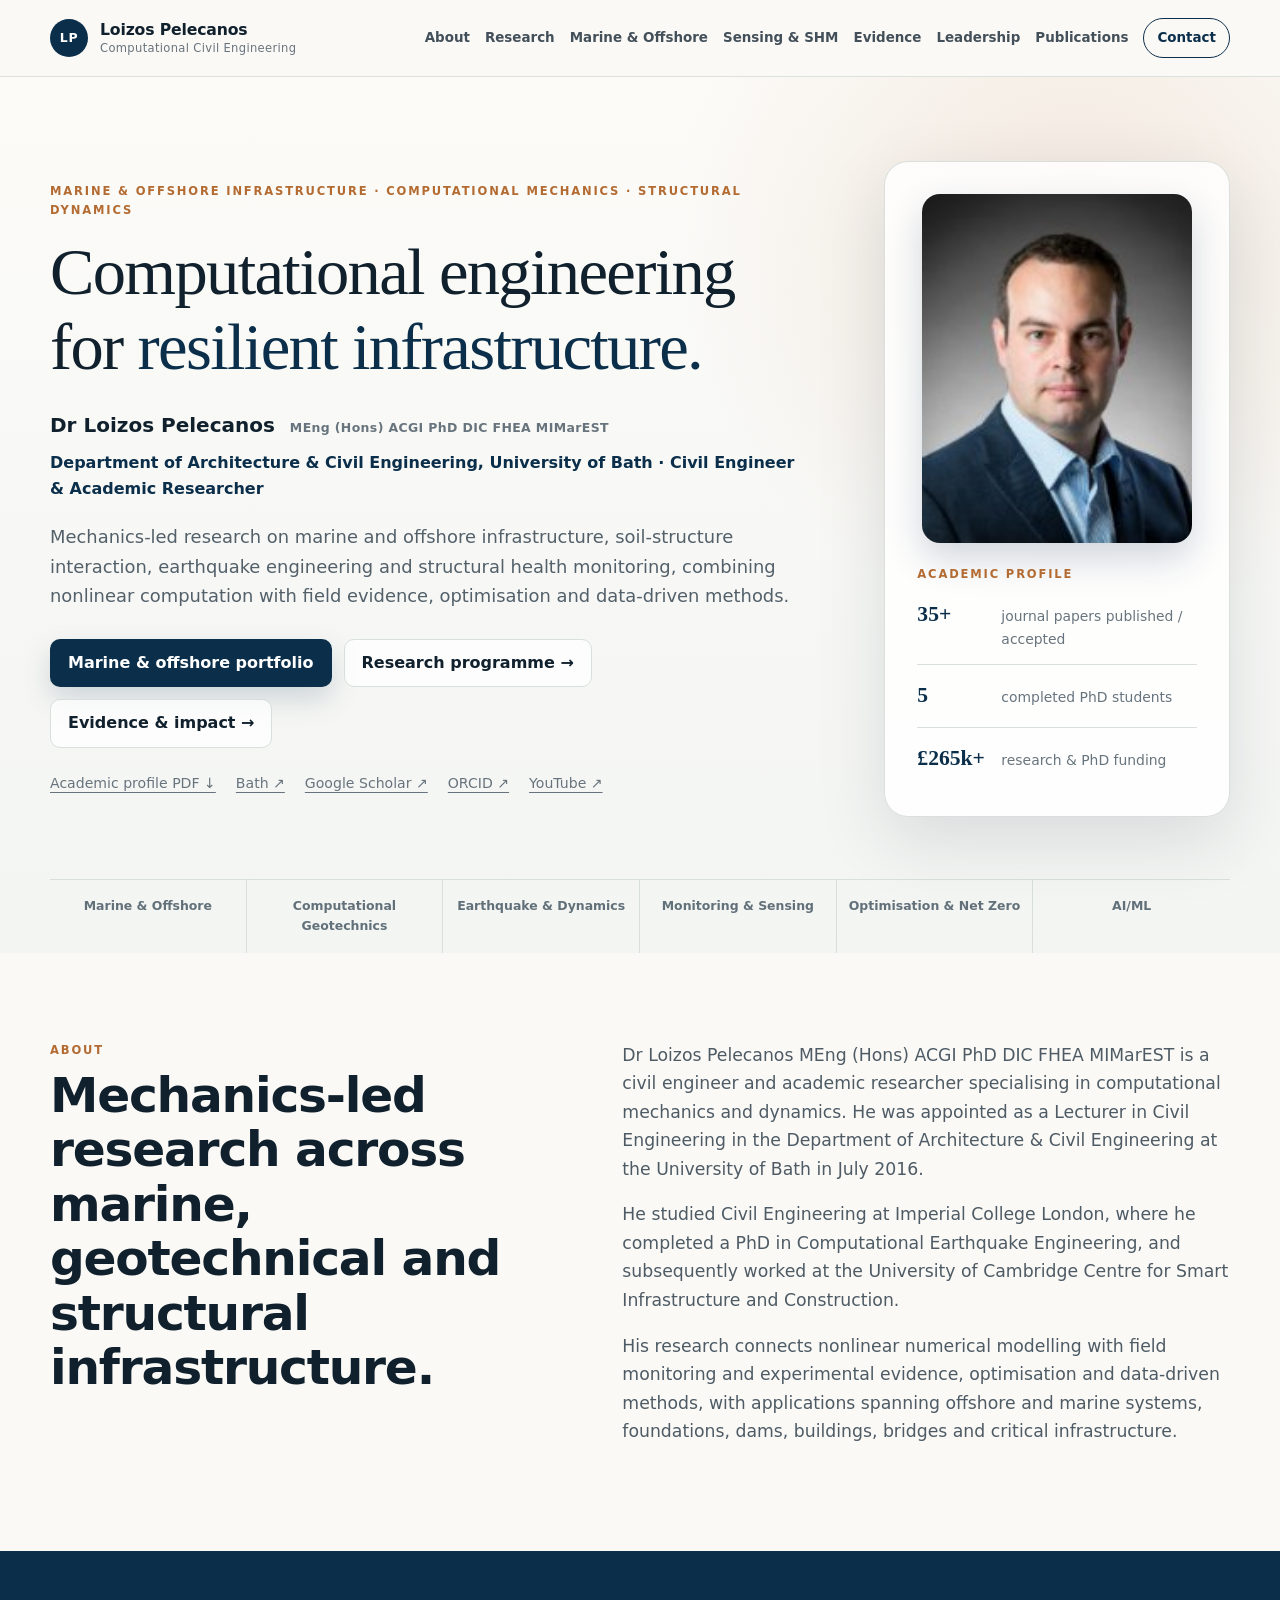
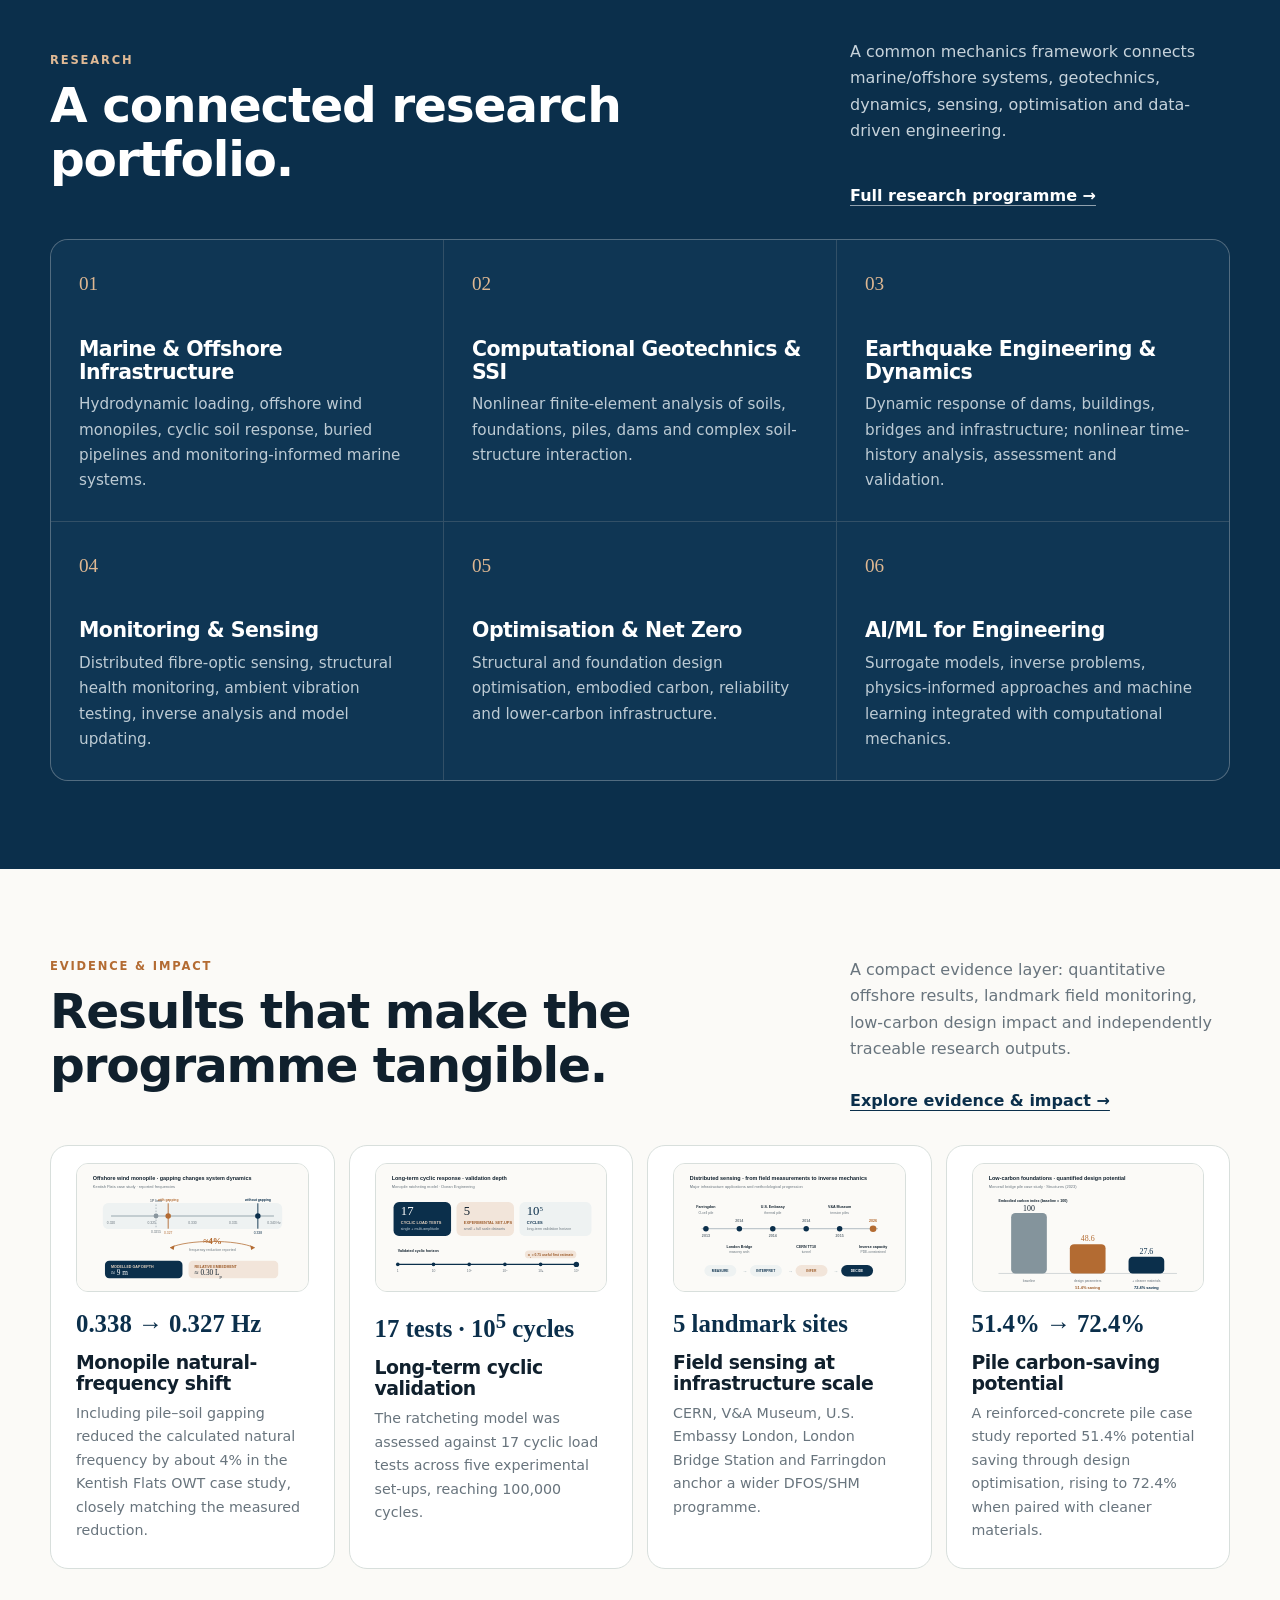
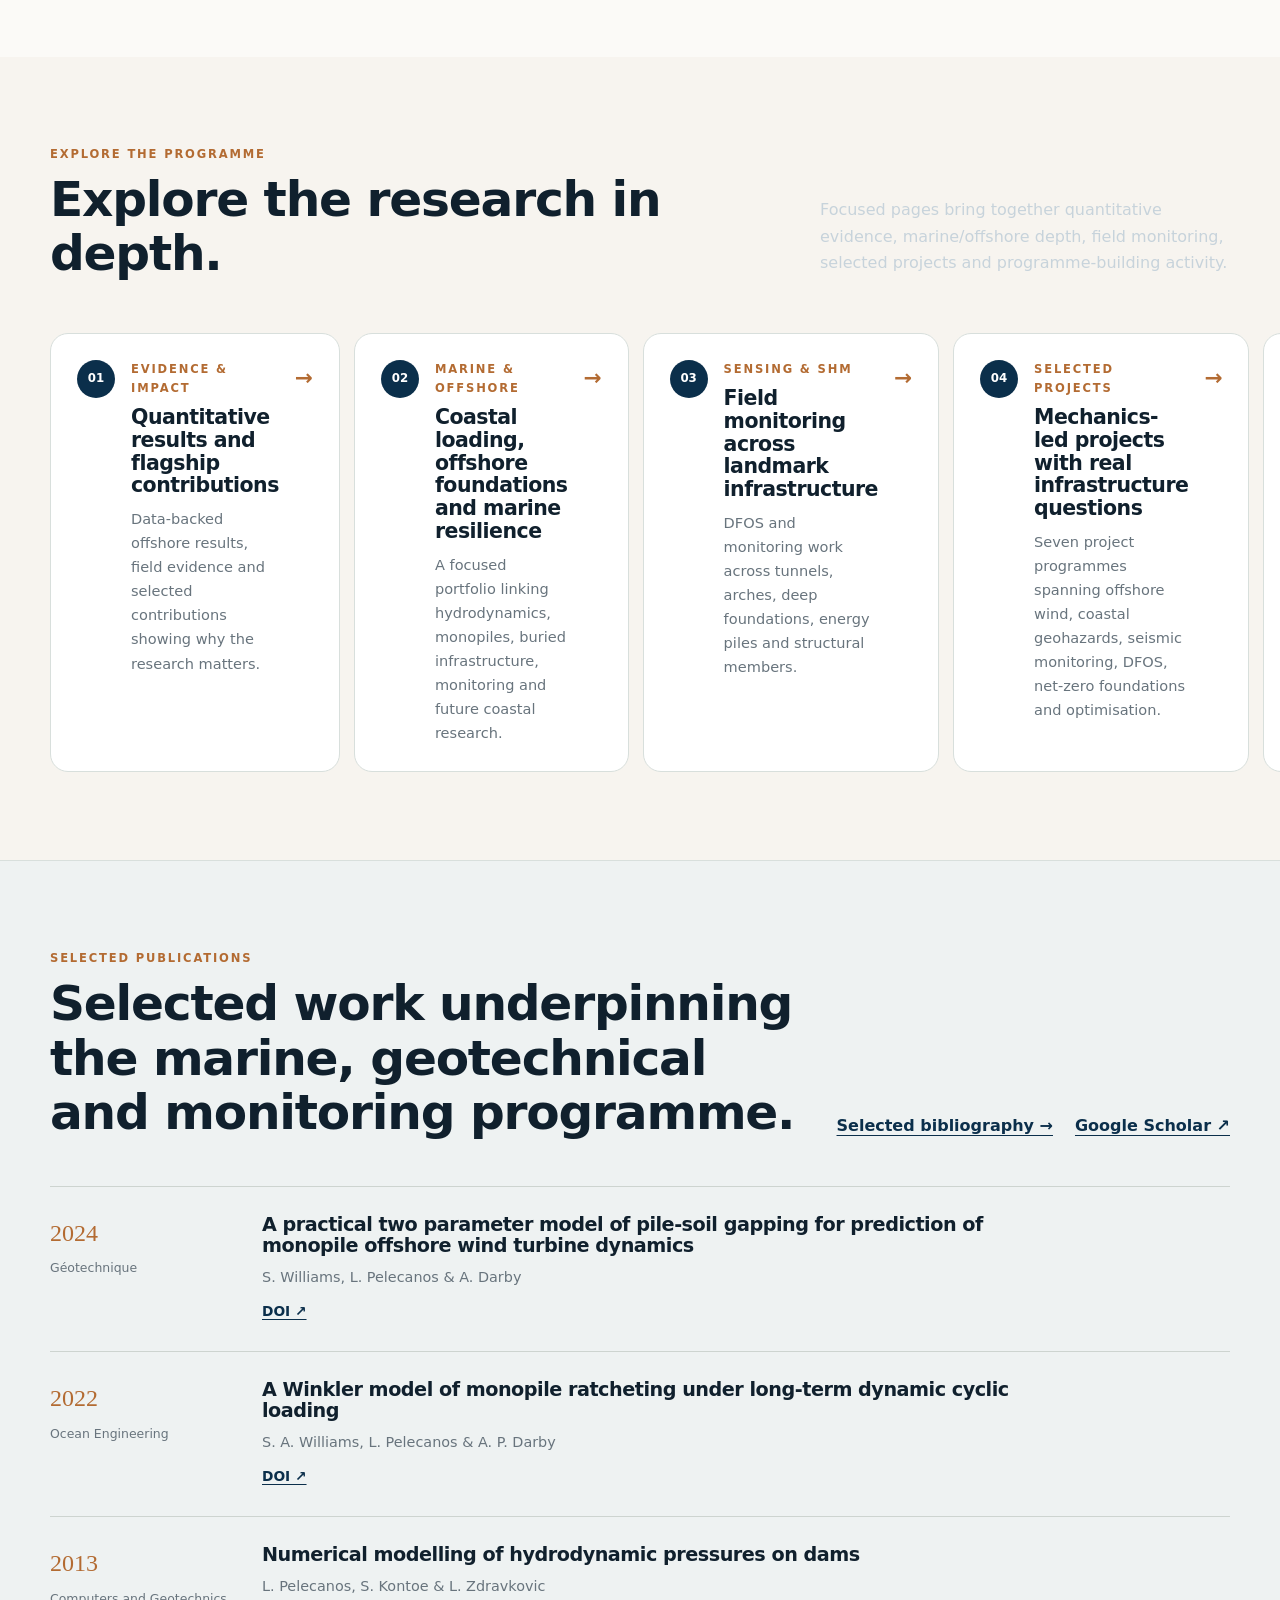
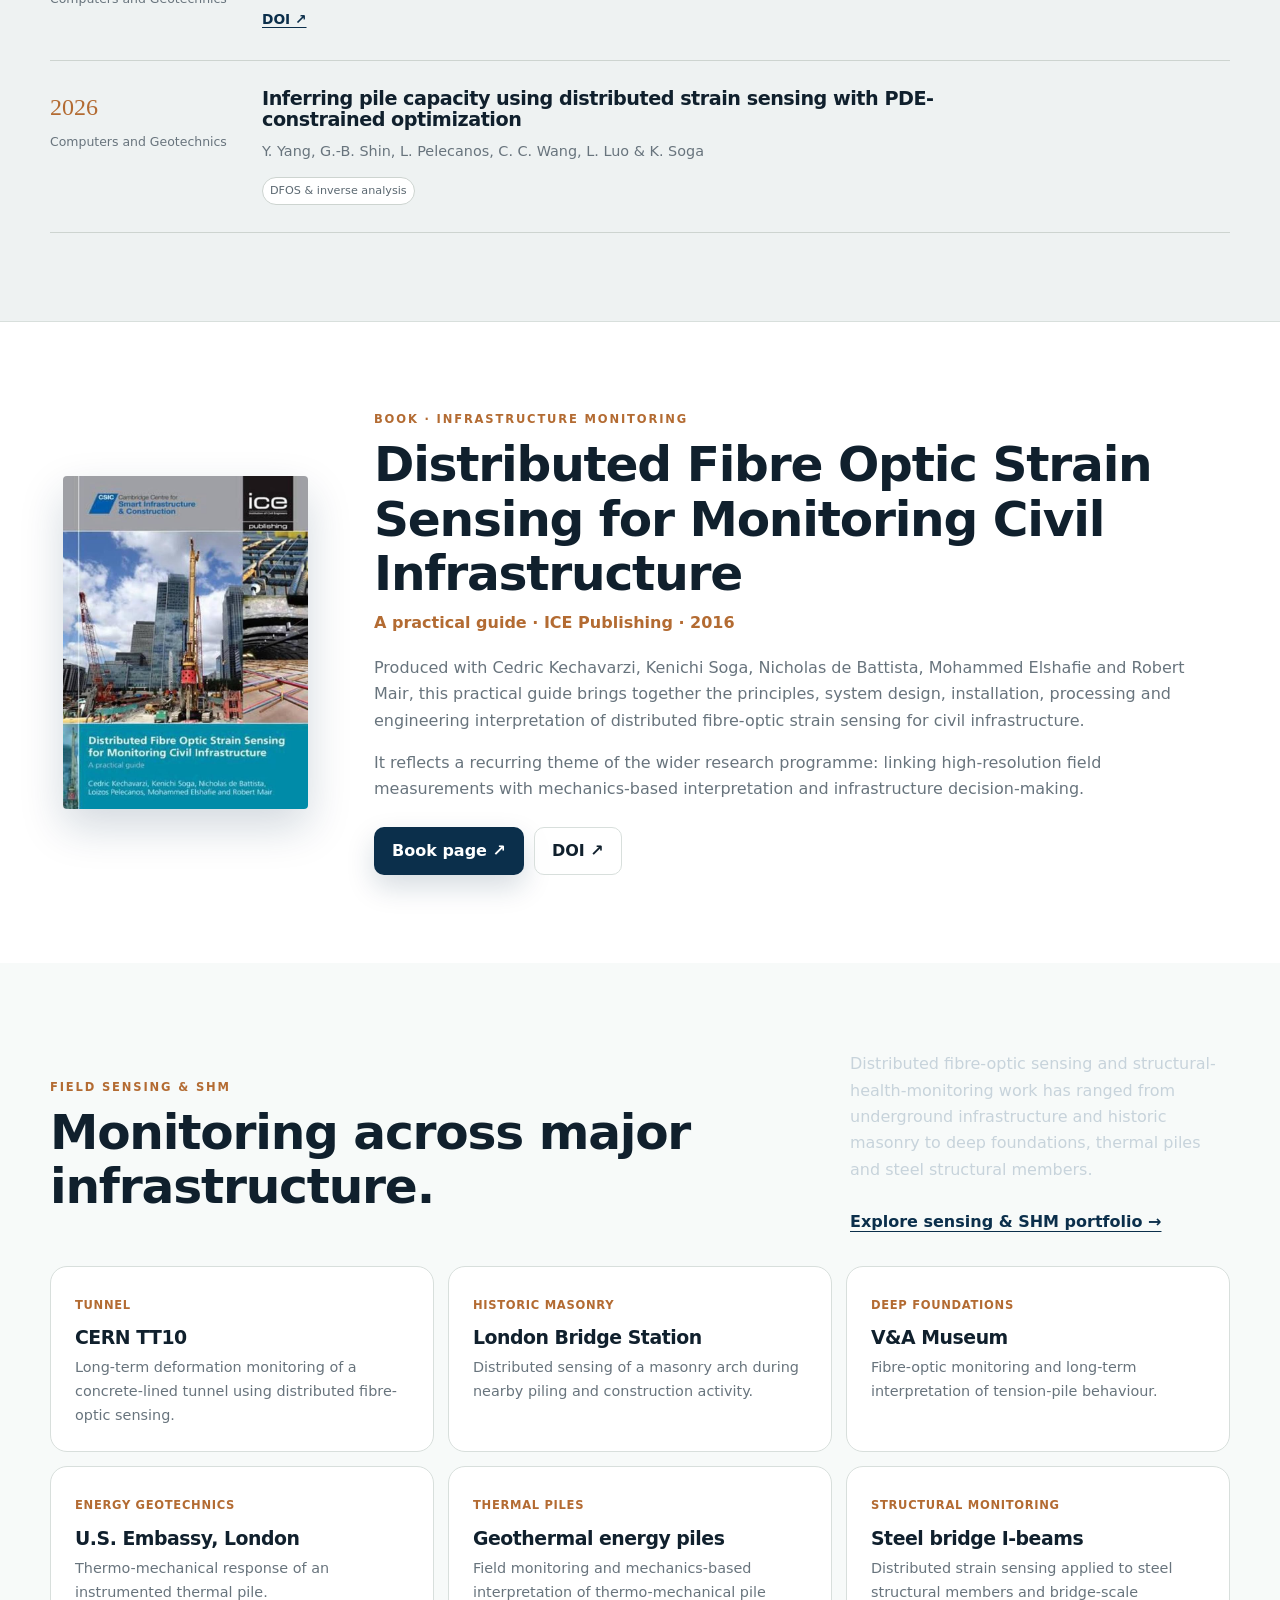
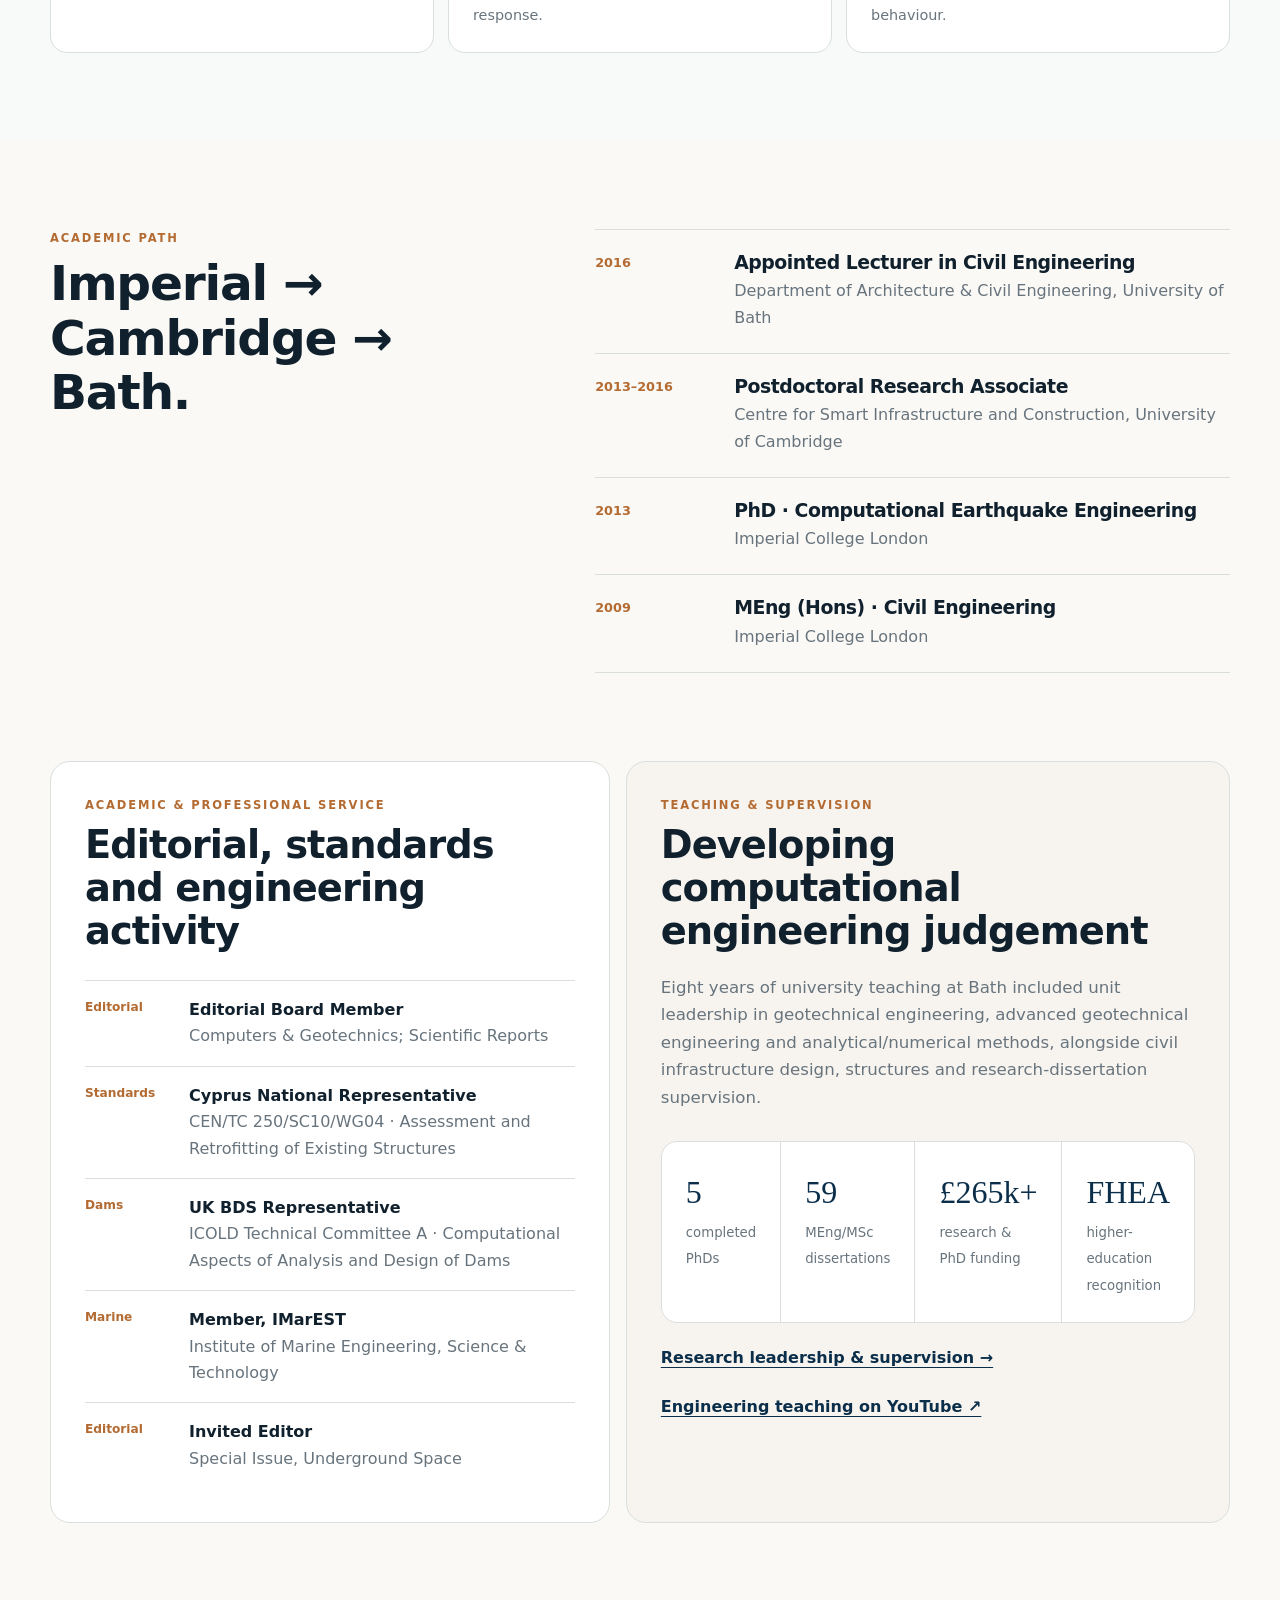
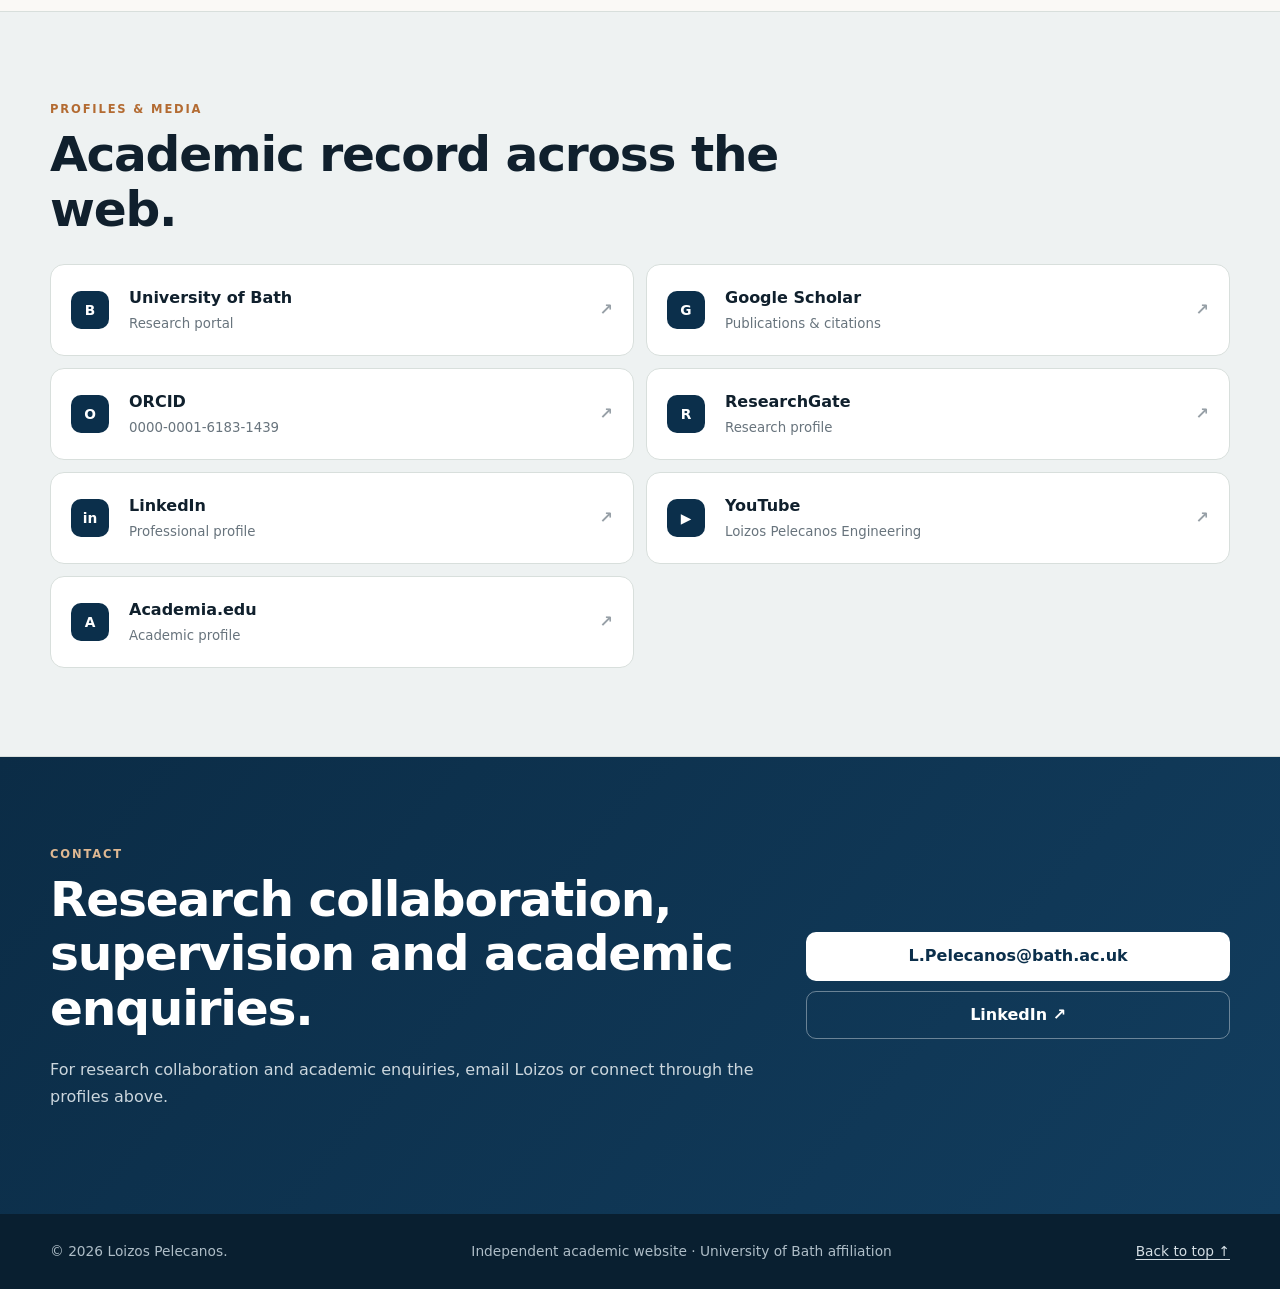
<file: index.html>
<!DOCTYPE html>

<html lang="en">
<head>
<meta charset="utf-8"/><meta content="width=device-width,initial-scale=1" name="viewport"/>
<title>Loizos Pelecanos | Marine &amp; Computational Civil Engineering</title>
<meta content="Academic website of Dr Loizos Pelecanos: marine and offshore infrastructure, computational geotechnics, structural dynamics, earthquake engineering, sensing, optimisation and AI/ML." name="description"/>
<meta content="Loizos Pelecanos, University of Bath, marine infrastructure, offshore engineering, computational geotechnics, soil structure interaction, structural dynamics, earthquake engineering, fibre optic sensing, structural health monitoring, optimisation, AI" name="keywords"/>
<meta content="Loizos Pelecanos" name="author"/><meta content="#0b2f4b" name="theme-color"/>
<meta content="Loizos Pelecanos | Marine &amp; Computational Civil Engineering" property="og:title"/><meta content="Mechanics-led research across marine and offshore infrastructure, geotechnics, structural dynamics, sensing, optimisation and AI/ML." property="og:description"/><meta content="profile" property="og:type"/><meta content="https://lpelecanos.github.io/" property="og:url"/><meta content="https://lpelecanos.github.io/assets/loizos-pelecanos.jpg" property="og:image"/>
<link href="https://lpelecanos.github.io/" rel="canonical"/><link href="assets/styles.css" rel="stylesheet"/>
<script type="application/ld+json">{"@context":"https://schema.org","@type":"Person","name":"Loizos Pelecanos","honorificPrefix":"Dr","url":"https://lpelecanos.github.io/","image":"https://lpelecanos.github.io/assets/loizos-pelecanos.jpg","jobTitle":["Civil Engineer","Academic Researcher"],"affiliation":{"@type":"CollegeOrUniversity","name":"University of Bath","url":"https://www.bath.ac.uk/"},"alumniOf":{"@type":"CollegeOrUniversity","name":"Imperial College London"},"sameAs":["https://researchportal.bath.ac.uk/en/persons/loizos-pelecanos/","https://orcid.org/0000-0001-6183-1439","https://uk.linkedin.com/in/loizos-pelecanos","https://www.researchgate.net/profile/Loizos-Pelecanos","https://scholar.google.com/citations?user=rxJERUEAAAAJ&hl=en","https://www.youtube.com/@LoizosPelecanosEngineering","https://bath.academia.edu/LoizosPelecanos"],"knowsAbout":["Marine infrastructure","Offshore engineering","Computational mechanics","Computational geotechnics","Soil-structure interaction","Structural dynamics","Earthquake engineering","Structural health monitoring","Distributed fibre-optic sensing","Structural design optimisation","Artificial intelligence in engineering"]}</script>
<meta content="Dr Loizos Pelecanos" property="og:image:alt"/><meta content="summary" name="twitter:card"/><meta content="Loizos Pelecanos | Marine &amp; Computational Civil Engineering" name="twitter:title"/><meta content="Mechanics-led research across marine/offshore infrastructure, computational geotechnics, dynamics, sensing and optimisation." name="twitter:description"/><meta content="https://lpelecanos.github.io/assets/loizos-pelecanos.jpg" name="twitter:image"/><link href="assets/favicon.svg" rel="icon" type="image/svg+xml"/></head>
<body>
<a class="skip-link" href="#main">Skip to content</a>
<header class="site-header" id="top"><div class="container nav-wrap"><a class="brand" href="#top"><span class="brand-mark">LP</span><span class="brand-copy"><strong>Loizos Pelecanos</strong><small>Computational Civil Engineering</small></span></a><button aria-controls="site-nav" aria-expanded="false" class="nav-toggle" type="button">Menu</button><nav class="nav" id="site-nav"><a href="#about">About</a><a href="research.html">Research</a><a href="marine-offshore.html">Marine &amp; Offshore</a><a href="sensing-shm.html">Sensing &amp; SHM</a><a href="highlights.html">Evidence</a><a href="leadership.html">Leadership</a><a href="publications.html">Publications</a><a class="nav-contact" href="#contact">Contact</a></nav></div></header>
<main id="main">
<section class="hero"><div class="container hero-grid"><div class="hero-main"><p class="eyebrow">Marine &amp; offshore infrastructure · Computational mechanics · Structural dynamics</p><h1>Computational engineering for <em>resilient infrastructure.</em></h1><p class="hero-name">Dr Loizos Pelecanos <span>MEng (Hons) ACGI PhD DIC FHEA MIMarEST</span></p><p class="hero-role">Department of Architecture &amp; Civil Engineering, University of Bath · Civil Engineer &amp; Academic Researcher</p><p class="hero-copy">Mechanics-led research on marine and offshore infrastructure, soil-structure interaction, earthquake engineering and structural health monitoring, combining nonlinear computation with field evidence, optimisation and data-driven methods.</p><div class="hero-actions"><a class="button primary" href="marine-offshore.html">Marine &amp; offshore portfolio</a><a class="button secondary" href="research.html">Research programme →</a><a class="button secondary" href="highlights.html">Evidence &amp; impact →</a></div><div class="quick-links"><a href="assets/loizos-pelecanos-academic-profile.pdf">Academic profile PDF ↓</a><a href="https://researchportal.bath.ac.uk/en/persons/loizos-pelecanos/" rel="noopener" target="_blank">Bath ↗</a><a href="https://scholar.google.com/citations?user=rxJERUEAAAAJ&amp;hl=en" rel="noopener" target="_blank">Google Scholar ↗</a><a href="https://orcid.org/0000-0001-6183-1439" rel="noopener" target="_blank">ORCID ↗</a><a href="https://www.youtube.com/@LoizosPelecanosEngineering" rel="noopener" target="_blank">YouTube ↗</a></div></div><aside class="hero-panel"><div class="portrait-shell"><img alt="Portrait of Dr Loizos Pelecanos" class="portrait-photo" height="211" src="assets/loizos-pelecanos.jpg" width="160"/></div><div class="profile-summary"><p class="small-label">Academic profile</p><div class="stat"><strong>35+</strong><span>journal papers published / accepted</span></div><div class="stat"><strong>5</strong><span>completed PhD students</span></div><div class="stat"><strong>£265k+</strong><span>research &amp; PhD funding</span></div></div></aside></div><div class="container hero-ribbon"><span>Marine &amp; Offshore</span><span>Computational Geotechnics</span><span>Earthquake &amp; Dynamics</span><span>Monitoring &amp; Sensing</span><span>Optimisation &amp; Net Zero</span><span>AI/ML</span></div></section>
<section class="section" id="about"><div class="container split-intro"><div><p class="section-kicker">About</p><h2>Mechanics-led research across marine, geotechnical and structural infrastructure.</h2></div><div class="prose large-prose"><p>Dr Loizos Pelecanos MEng (Hons) ACGI PhD DIC FHEA MIMarEST is a civil engineer and academic researcher specialising in computational mechanics and dynamics. He was appointed as a Lecturer in Civil Engineering in the Department of Architecture &amp; Civil Engineering at the University of Bath in July 2016.</p><p>He studied Civil Engineering at Imperial College London, where he completed a PhD in Computational Earthquake Engineering, and subsequently worked at the University of Cambridge Centre for Smart Infrastructure and Construction.</p><p>His research connects nonlinear numerical modelling with field monitoring and experimental evidence, optimisation and data-driven methods, with applications spanning offshore and marine systems, foundations, dams, buildings, bridges and critical infrastructure.</p></div></div></section>
<section class="section dark-section" id="research"><div class="container"><div class="section-heading-row light"><div><p class="section-kicker">Research</p><h2>A connected research portfolio.</h2></div><div><p class="section-lead">A common mechanics framework connects marine/offshore systems, geotechnics, dynamics, sensing, optimisation and data-driven engineering.</p><a class="text-link light-link" href="research.html">Full research programme →</a></div></div><div class="research-grid"><article class="research-card"><span>01</span><h3>Marine &amp; Offshore Infrastructure</h3><p>Hydrodynamic loading, offshore wind monopiles, cyclic soil response, buried pipelines and monitoring-informed marine systems.</p></article><article class="research-card"><span>02</span><h3>Computational Geotechnics &amp; SSI</h3><p>Nonlinear finite-element analysis of soils, foundations, piles, dams and complex soil-structure interaction.</p></article><article class="research-card"><span>03</span><h3>Earthquake Engineering &amp; Dynamics</h3><p>Dynamic response of dams, buildings, bridges and infrastructure; nonlinear time-history analysis, assessment and validation.</p></article><article class="research-card"><span>04</span><h3>Monitoring &amp; Sensing</h3><p>Distributed fibre-optic sensing, structural health monitoring, ambient vibration testing, inverse analysis and model updating.</p></article><article class="research-card"><span>05</span><h3>Optimisation &amp; Net Zero</h3><p>Structural and foundation design optimisation, embodied carbon, reliability and lower-carbon infrastructure.</p></article><article class="research-card"><span>06</span><h3>AI/ML for Engineering</h3><p>Surrogate models, inverse problems, physics-informed approaches and machine learning integrated with computational mechanics.</p></article></div></div></section>
<section class="section highlights-preview-section"><div class="container"><div class="section-heading-row"><div><p class="section-kicker">Evidence &amp; impact</p><h2>Results that make the programme tangible.</h2></div><div><p class="section-lead" style="color:var(--muted)">A compact evidence layer: quantitative offshore results, landmark field monitoring, low-carbon design impact and independently traceable research outputs.</p><a class="text-link" href="highlights.html">Explore evidence &amp; impact →</a></div></div><div class="home-evidence-grid">
<article><img alt="Natural-frequency shift due to monopile gapping" class="home-evidence-thumb" loading="lazy" src="assets/evidence/gapping-frequency.svg"/><span class="home-evidence-number">0.338 → 0.327 Hz</span><h3>Monopile natural-frequency shift</h3><p>Including pile–soil gapping reduced the calculated natural frequency by about 4% in the Kentish Flats OWT case study, closely matching the measured reduction.</p></article>
<article><img alt="Long-term ratcheting validation" class="home-evidence-thumb" loading="lazy" src="assets/evidence/ratcheting-validation.svg"/><span class="home-evidence-number">17 tests · 10<sup>5</sup> cycles</span><h3>Long-term cyclic validation</h3><p>The ratcheting model was assessed against 17 cyclic load tests across five experimental set-ups, reaching 100,000 cycles.</p></article>
<article><img alt="Distributed fibre-optic sensing field trajectory" class="home-evidence-thumb" loading="lazy" src="assets/evidence/sensing-trajectory.svg"/><span class="home-evidence-number">5 landmark sites</span><h3>Field sensing at infrastructure scale</h3><p>CERN, V&amp;A Museum, U.S. Embassy London, London Bridge Station and Farringdon anchor a wider DFOS/SHM programme.</p></article>
<article><img alt="Embodied carbon saving potential in pile design" class="home-evidence-thumb" loading="lazy" src="assets/evidence/carbon-savings.svg"/><span class="home-evidence-number">51.4% → 72.4%</span><h3>Pile carbon-saving potential</h3><p>A reinforced-concrete pile case study reported 51.4% potential saving through design optimisation, rising to 72.4% when paired with cleaner materials.</p></article>
</div></div></section>
<section class="section pathway-section"><div class="container"><div class="section-heading-row"><div><p class="section-kicker">Explore the programme</p><h2>Explore the research in depth.</h2></div><p class="section-lead">Focused pages bring together quantitative evidence, marine/offshore depth, field monitoring, selected projects and programme-building activity.</p></div><div class="pathway-grid pathway-grid-five"><a href="highlights.html"><span>01</span><div><p class="project-label">Evidence &amp; impact</p><h3>Quantitative results and flagship contributions</h3><p>Data-backed offshore results, field evidence and selected contributions showing why the research matters.</p></div><b>→</b></a><a href="marine-offshore.html"><span>02</span><div><p class="project-label">Marine &amp; offshore</p><h3>Coastal loading, offshore foundations and marine resilience</h3><p>A focused portfolio linking hydrodynamics, monopiles, buried infrastructure, monitoring and future coastal research.</p></div><b>→</b></a><a href="sensing-shm.html"><span>03</span><div><p class="project-label">Sensing &amp; SHM</p><h3>Field monitoring across landmark infrastructure</h3><p>DFOS and monitoring work across tunnels, arches, deep foundations, energy piles and structural members.</p></div><b>→</b></a><a href="projects.html"><span>04</span><div><p class="project-label">Selected projects</p><h3>Mechanics-led projects with real infrastructure questions</h3><p>Seven project programmes spanning offshore wind, coastal geohazards, seismic monitoring, DFOS, net-zero foundations and optimisation.</p></div><b>→</b></a><a href="leadership.html"><span>05</span><div><p class="project-label">Research leadership</p><h3>Supervision, funding, standards and engineering translation</h3><p>The programme-building evidence behind the research: people, funding, professional service and impact.</p></div><b>→</b></a></div></div></section>
<section class="section soft-section" id="publications"><div class="container"><div class="section-heading-row"><div><p class="section-kicker">Selected publications</p><h2>Selected work underpinning the marine, geotechnical and monitoring programme.</h2></div><div class="pub-actions"><a class="text-link" href="publications.html">Selected bibliography →</a><a class="text-link" href="https://scholar.google.com/citations?user=rxJERUEAAAAJ&amp;hl=en" rel="noopener" target="_blank">Google Scholar ↗</a></div></div><div class="pub-list"><article class="publication"><div class="pub-meta"><span>2024</span><small>Géotechnique</small></div><div><h3>A practical two parameter model of pile-soil gapping for prediction of monopile offshore wind turbine dynamics</h3><p>S. Williams, L. Pelecanos &amp; A. Darby</p><a href="https://doi.org/10.1680/jgeot.21.00260" rel="noopener" target="_blank">DOI ↗</a></div></article><article class="publication"><div class="pub-meta"><span>2022</span><small>Ocean Engineering</small></div><div><h3>A Winkler model of monopile ratcheting under long-term dynamic cyclic loading</h3><p>S. A. Williams, L. Pelecanos &amp; A. P. Darby</p><a href="https://doi.org/10.1016/j.oceaneng.2022.112625" rel="noopener" target="_blank">DOI ↗</a></div></article><article class="publication"><div class="pub-meta"><span>2013</span><small>Computers and Geotechnics</small></div><div><h3>Numerical modelling of hydrodynamic pressures on dams</h3><p>L. Pelecanos, S. Kontoe &amp; L. Zdravkovic</p><a href="https://doi.org/10.1016/j.compgeo.2013.04.003" rel="noopener" target="_blank">DOI ↗</a></div></article><article class="publication"><div class="pub-meta"><span>2026</span><small>Computers and Geotechnics</small></div><div><h3>Inferring pile capacity using distributed strain sensing with PDE-constrained optimization</h3><p>Y. Yang, G.-B. Shin, L. Pelecanos, C. C. Wang, L. Luo &amp; K. Soga</p><span class="pub-tag">DFOS &amp; inverse analysis</span></div></article></div></div></section>
<section class="section book-section" id="book"><div class="container book-feature"><div class="book-cover-wrap"><img alt="Cover of Distributed Fibre Optic Strain Sensing for Monitoring Civil Infrastructure: A Practical Guide" class="book-cover" loading="lazy" src="assets/dfos-practical-guide.jpg"/></div><div class="book-copy"><p class="section-kicker">Book · Infrastructure monitoring</p><h2>Distributed Fibre Optic Strain Sensing for Monitoring Civil Infrastructure</h2><p class="book-subtitle">A practical guide · ICE Publishing · 2016</p><p>Produced with Cedric Kechavarzi, Kenichi Soga, Nicholas de Battista, Mohammed Elshafie and Robert Mair, this practical guide brings together the principles, system design, installation, processing and engineering interpretation of distributed fibre-optic strain sensing for civil infrastructure.</p><p>It reflects a recurring theme of the wider research programme: linking high-resolution field measurements with mechanics-based interpretation and infrastructure decision-making.</p><div class="book-actions"><a class="button primary" href="https://www.emerald.com/books/book/18977/Distributed-Fibre-Optic-Strain-Sensing-for" rel="noopener" target="_blank">Book page ↗</a><a class="button secondary" href="https://doi.org/10.1680/dfossmci.60555" rel="noopener" target="_blank">DOI ↗</a></div></div></div></section>
<section class="section sensing-preview-section"><div class="container"><div class="section-heading-row"><div><p class="section-kicker">Field sensing &amp; SHM</p><h2>Monitoring across major infrastructure.</h2></div><div><p class="section-lead">Distributed fibre-optic sensing and structural-health-monitoring work has ranged from underground infrastructure and historic masonry to deep foundations, thermal piles and steel structural members.</p><a class="text-link" href="sensing-shm.html">Explore sensing &amp; SHM portfolio →</a></div></div><div class="case-preview-grid"><article><span>Tunnel</span><h3>CERN TT10</h3><p>Long-term deformation monitoring of a concrete-lined tunnel using distributed fibre-optic sensing.</p></article><article><span>Historic masonry</span><h3>London Bridge Station</h3><p>Distributed sensing of a masonry arch during nearby piling and construction activity.</p></article><article><span>Deep foundations</span><h3>V&amp;A Museum</h3><p>Fibre-optic monitoring and long-term interpretation of tension-pile behaviour.</p></article><article><span>Energy geotechnics</span><h3>U.S. Embassy, London</h3><p>Thermo-mechanical response of an instrumented thermal pile.</p></article><article><span>Thermal piles</span><h3>Geothermal energy piles</h3><p>Field monitoring and mechanics-based interpretation of thermo-mechanical pile response.</p></article><article><span>Structural monitoring</span><h3>Steel bridge I-beams</h3><p>Distributed strain sensing applied to steel structural members and bridge-scale behaviour.</p></article></div></div></section>
<section class="section" id="academic"><div class="container academic-grid"><div><p class="section-kicker">Academic path</p><h2>Imperial → Cambridge → Bath.</h2></div><div class="timeline-vertical"><article><span>2016</span><div><h3>Appointed Lecturer in Civil Engineering</h3><p>Department of Architecture &amp; Civil Engineering, University of Bath</p></div></article><article><span>2013–2016</span><div><h3>Postdoctoral Research Associate</h3><p>Centre for Smart Infrastructure and Construction, University of Cambridge</p></div></article><article><span>2013</span><div><h3>PhD · Computational Earthquake Engineering</h3><p>Imperial College London</p></div></article><article><span>2009</span><div><h3>MEng (Hons) · Civil Engineering</h3><p>Imperial College London</p></div></article></div></div></section>
<section class="section split-service"><div class="container service-grid"><div class="service-panel"><p class="section-kicker">Academic &amp; professional service</p><h2>Editorial, standards and engineering activity</h2><div class="service-list"><div><span>Editorial</span><p><strong>Editorial Board Member</strong><br/>Computers &amp; Geotechnics; Scientific Reports</p></div><div><span>Standards</span><p><strong>Cyprus National Representative</strong><br/>CEN/TC 250/SC10/WG04 · Assessment and Retrofitting of Existing Structures</p></div><div><span>Dams</span><p><strong>UK BDS Representative</strong><br/>ICOLD Technical Committee A · Computational Aspects of Analysis and Design of Dams</p></div><div><span>Marine</span><p><strong>Member, IMarEST</strong><br/>Institute of Marine Engineering, Science &amp; Technology</p></div><div><span>Editorial</span><p><strong>Invited Editor</strong><br/>Special Issue, Underground Space</p></div></div></div><div class="service-panel teaching-panel"><p class="section-kicker">Teaching &amp; supervision</p><h2>Developing computational engineering judgement</h2><p>Eight years of university teaching at Bath included unit leadership in geotechnical engineering, advanced geotechnical engineering and analytical/numerical methods, alongside civil infrastructure design, structures and research-dissertation supervision.</p><div class="impact-strip"><div><strong>5</strong><span>completed PhDs</span></div><div><strong>59</strong><span>MEng/MSc dissertations</span></div><div><strong>£265k+</strong><span>research &amp; PhD funding</span></div><div><strong>FHEA</strong><span>higher-education recognition</span></div></div><a class="text-link" href="leadership.html">Research leadership &amp; supervision →</a><br/><a class="text-link" href="https://www.youtube.com/@LoizosPelecanosEngineering" rel="noopener" target="_blank">Engineering teaching on YouTube ↗</a></div></div></section>
<section class="section soft-section" id="profiles"><div class="container"><p class="section-kicker">Profiles &amp; media</p><h2>Academic record across the web.</h2><div class="link-grid"><a href="https://researchportal.bath.ac.uk/en/persons/loizos-pelecanos/" rel="noopener" target="_blank"><span class="link-icon">B</span><div><strong>University of Bath</strong><small>Research portal</small></div><b>↗</b></a><a href="https://scholar.google.com/citations?user=rxJERUEAAAAJ&amp;hl=en" rel="noopener" target="_blank"><span class="link-icon">G</span><div><strong>Google Scholar</strong><small>Publications &amp; citations</small></div><b>↗</b></a><a href="https://orcid.org/0000-0001-6183-1439" rel="noopener" target="_blank"><span class="link-icon">O</span><div><strong>ORCID</strong><small>0000-0001-6183-1439</small></div><b>↗</b></a><a href="https://www.researchgate.net/profile/Loizos-Pelecanos" rel="noopener" target="_blank"><span class="link-icon">R</span><div><strong>ResearchGate</strong><small>Research profile</small></div><b>↗</b></a><a href="https://uk.linkedin.com/in/loizos-pelecanos" rel="noopener" target="_blank"><span class="link-icon">in</span><div><strong>LinkedIn</strong><small>Professional profile</small></div><b>↗</b></a><a href="https://www.youtube.com/@LoizosPelecanosEngineering" rel="noopener" target="_blank"><span class="link-icon">▶</span><div><strong>YouTube</strong><small>Loizos Pelecanos Engineering</small></div><b>↗</b></a><a href="https://bath.academia.edu/LoizosPelecanos" rel="noopener" target="_blank"><span class="link-icon">A</span><div><strong>Academia.edu</strong><small>Academic profile</small></div><b>↗</b></a></div></div></section>
<section class="section contact" id="contact"><div class="container contact-grid"><div><p class="section-kicker">Contact</p><h2>Research collaboration, supervision and academic enquiries.</h2><p>For research collaboration and academic enquiries, email Loizos or connect through the profiles above.</p></div><div class="contact-actions"><a class="button light-button" href="mailto:L.Pelecanos@bath.ac.uk">L.Pelecanos@bath.ac.uk</a><a class="button outline-light" href="https://uk.linkedin.com/in/loizos-pelecanos" rel="noopener" target="_blank">LinkedIn ↗</a></div></div></section>
</main>
<footer class="site-footer"><div class="container footer-wrap"><p>© <span id="year"></span> Loizos Pelecanos.</p><p>Independent academic website · University of Bath affiliation</p><a href="#top">Back to top ↑</a></div></footer><script src="assets/script.js"></script>
</body></html>
</file>
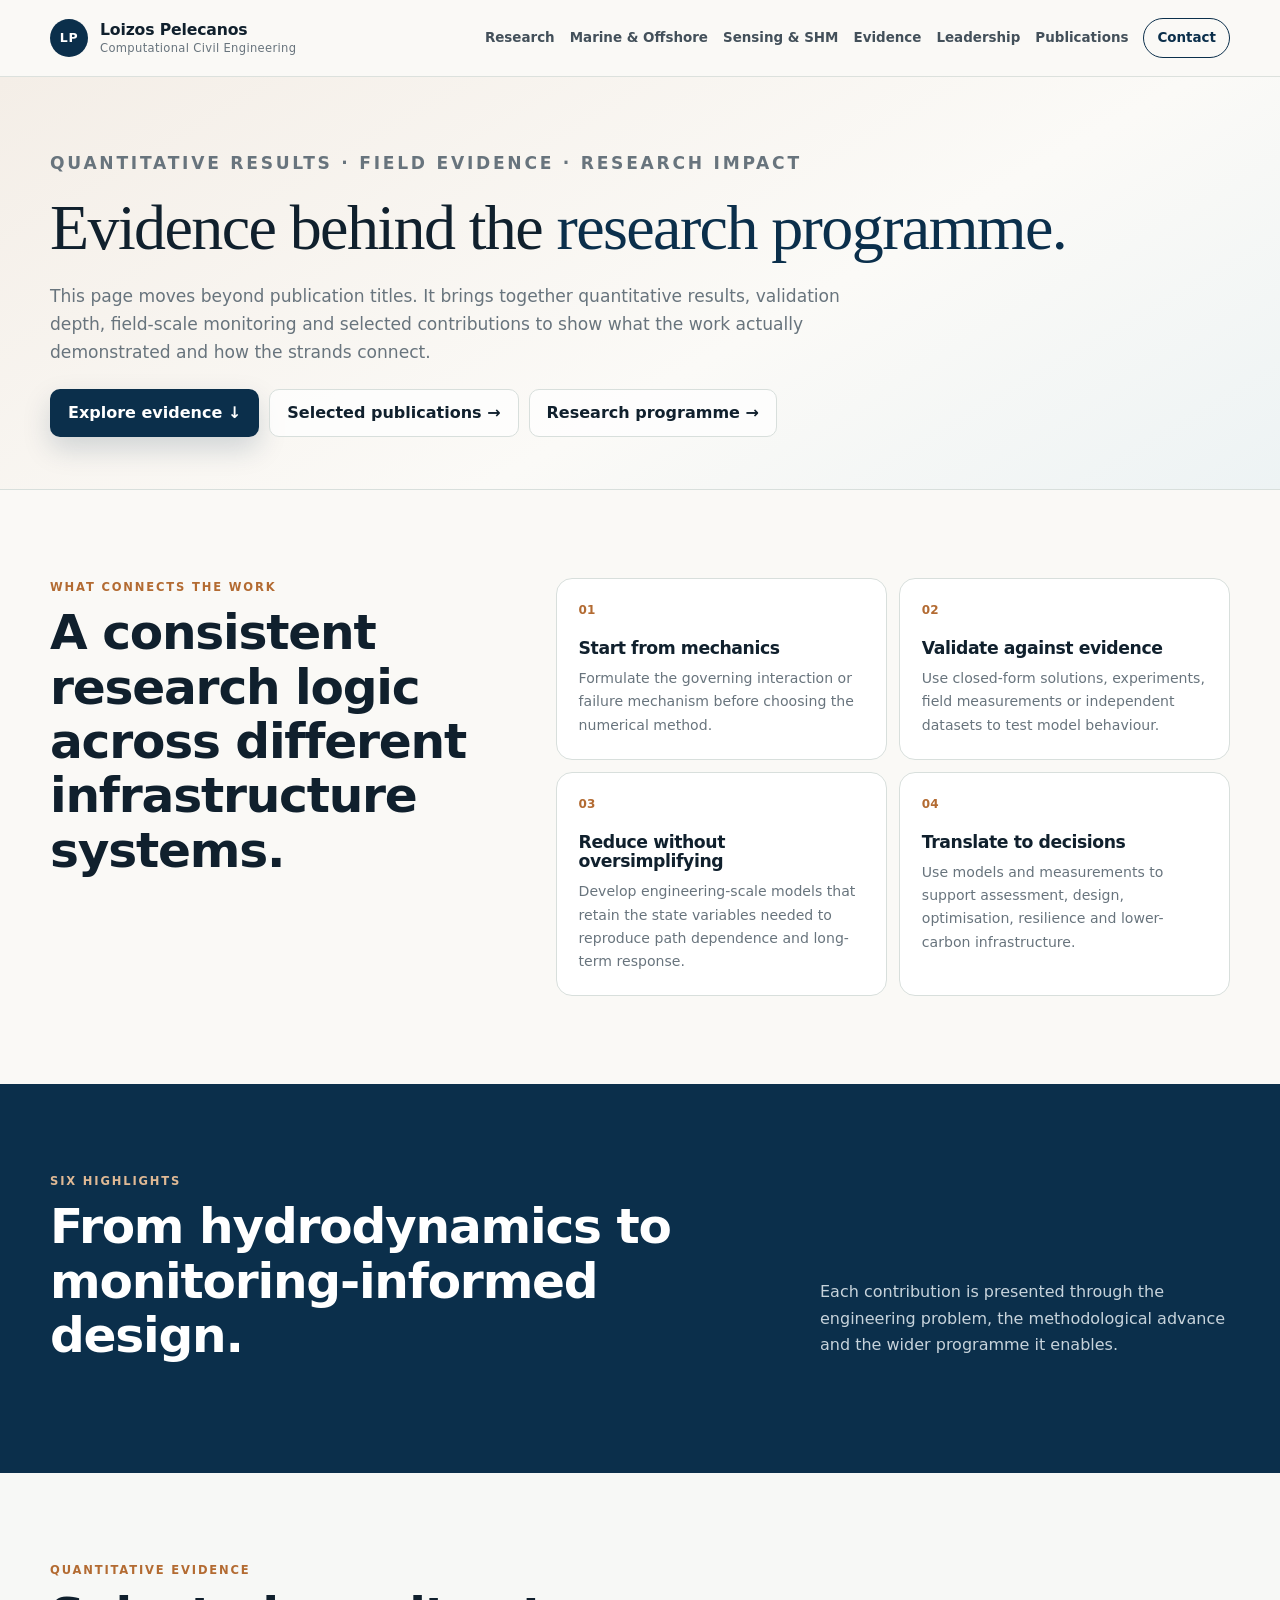
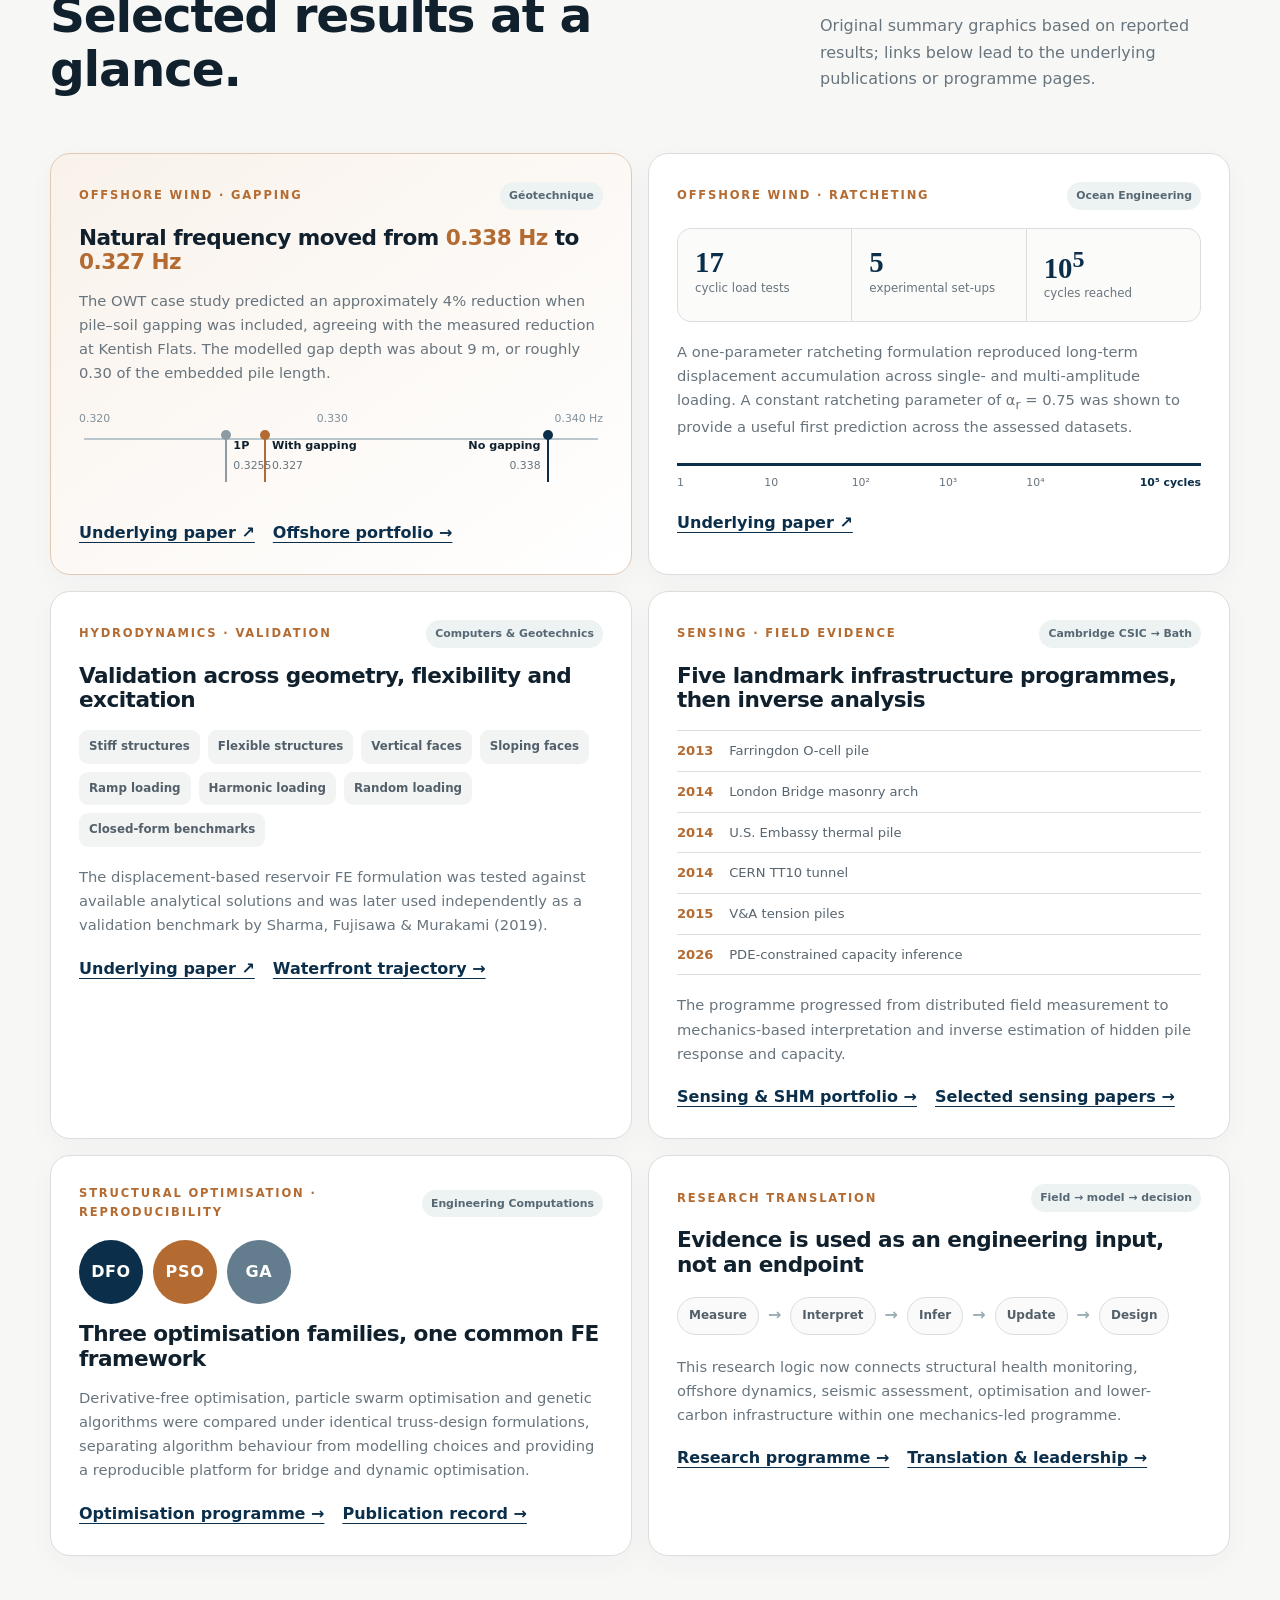
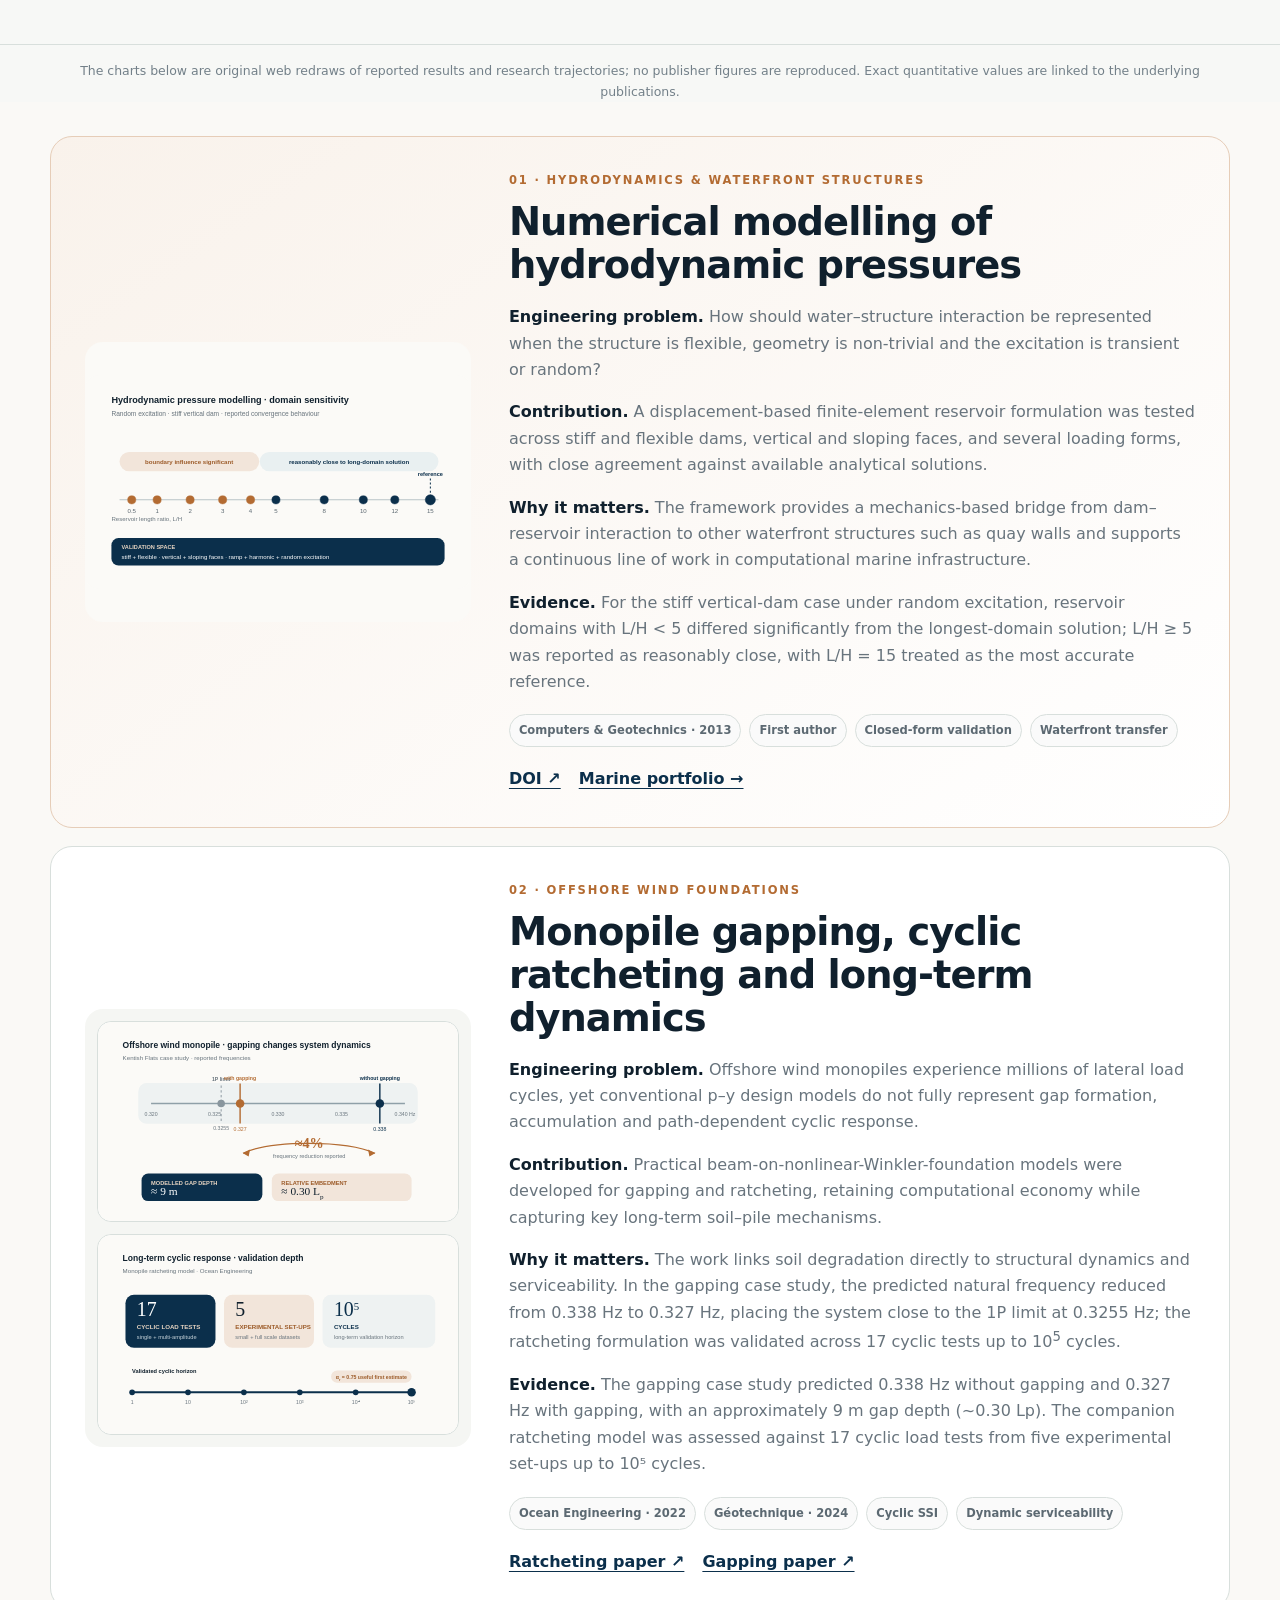
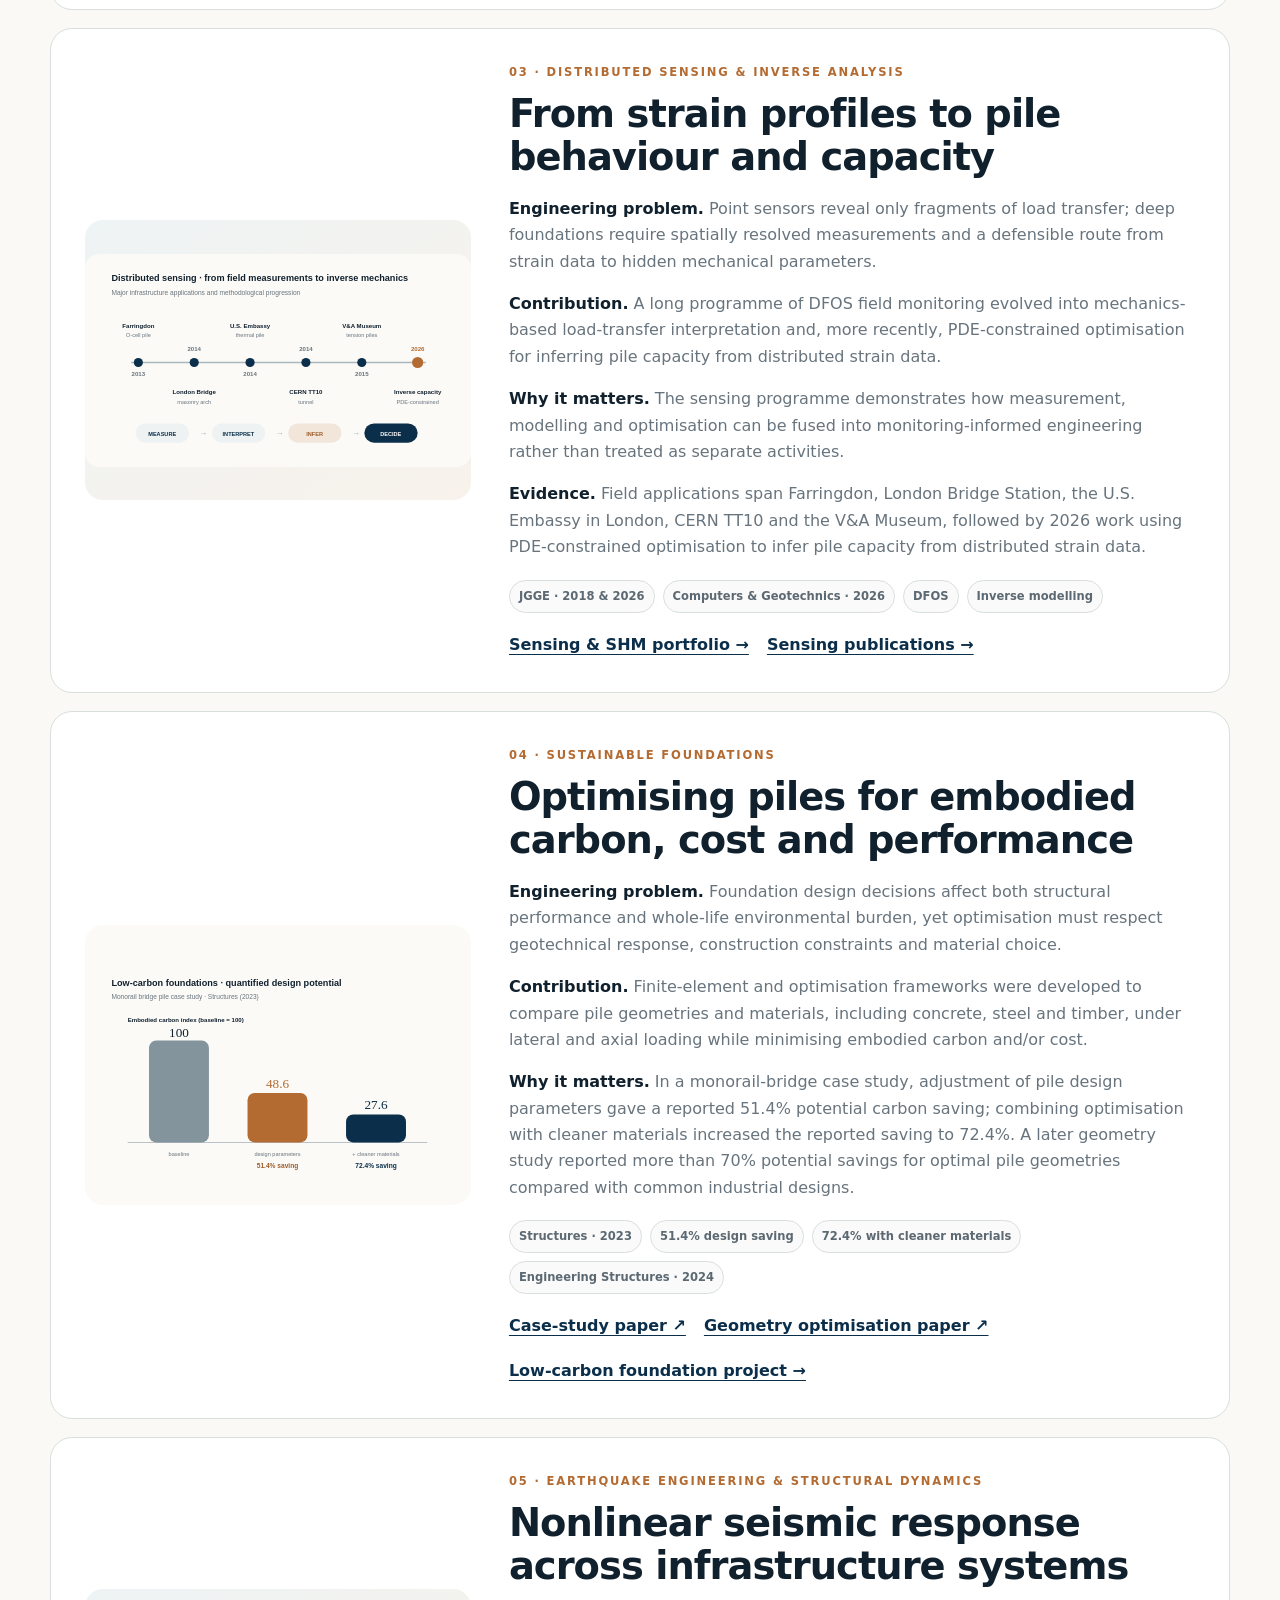
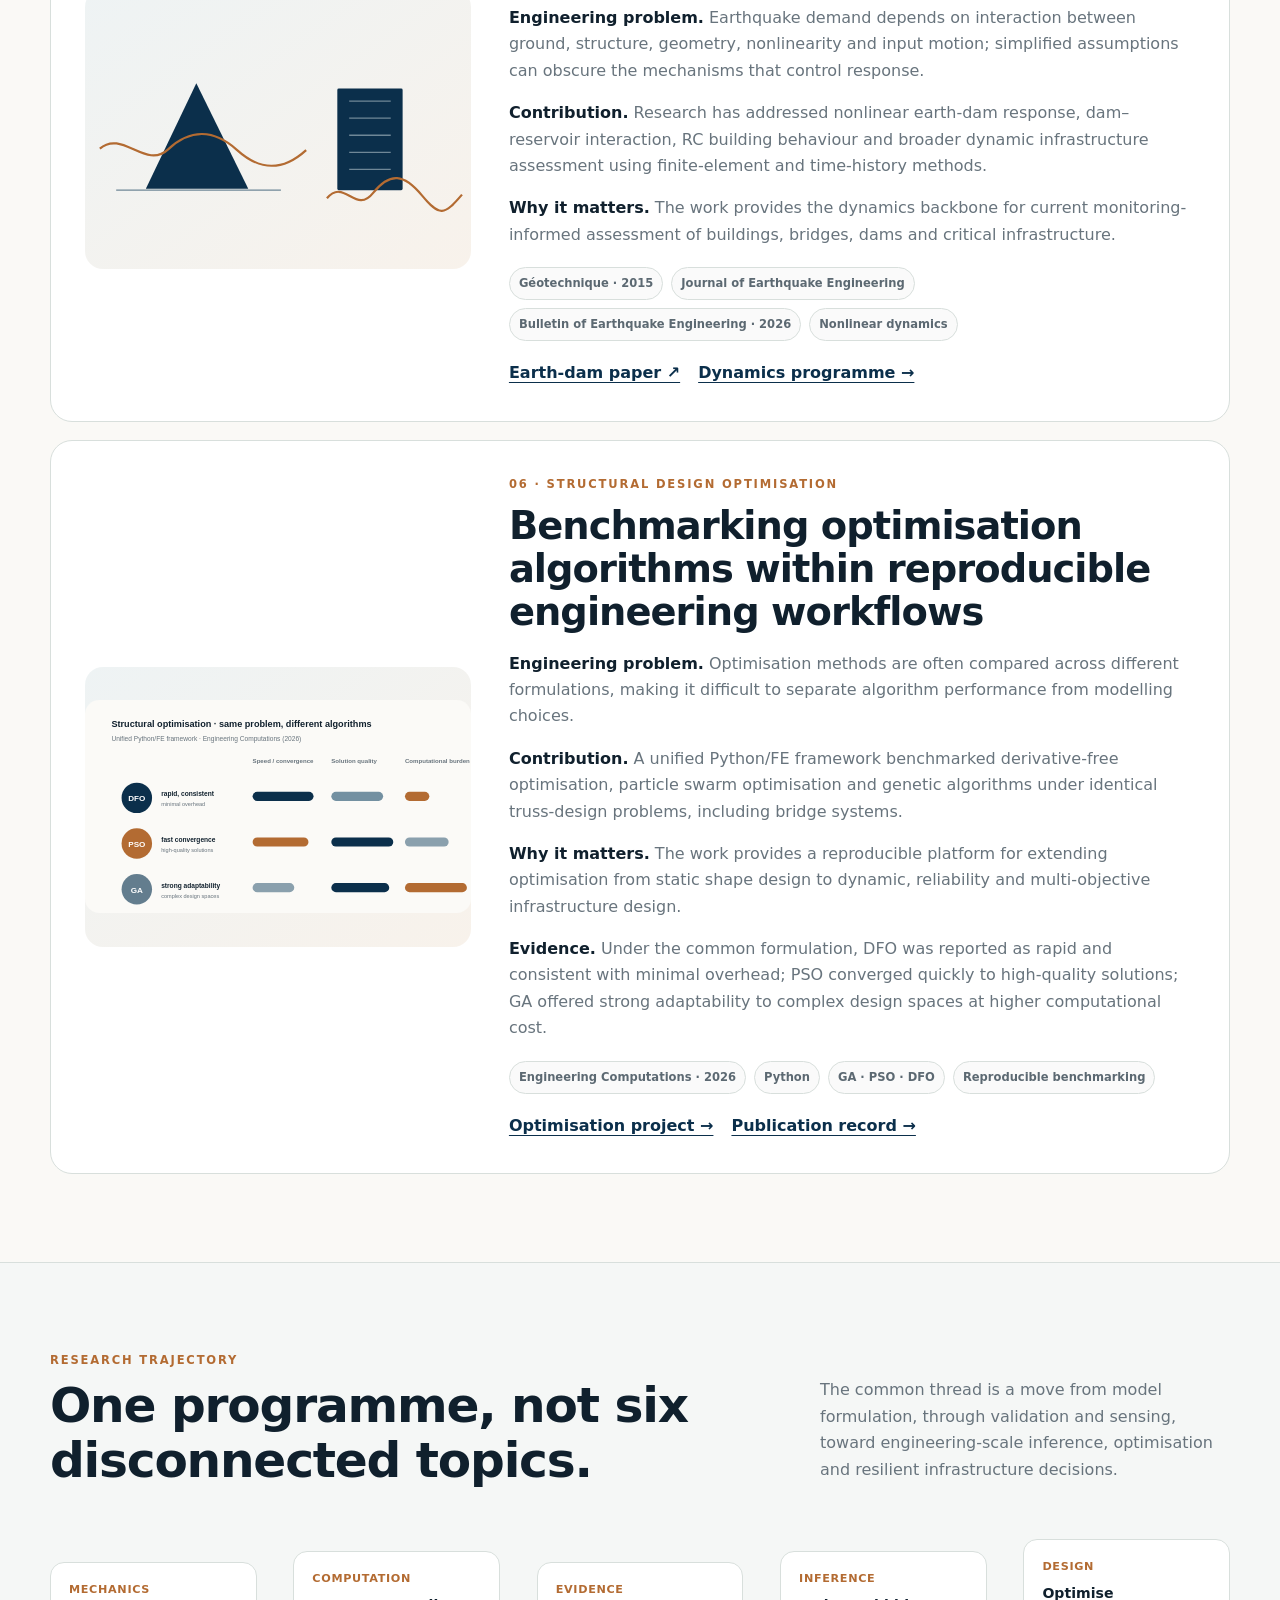
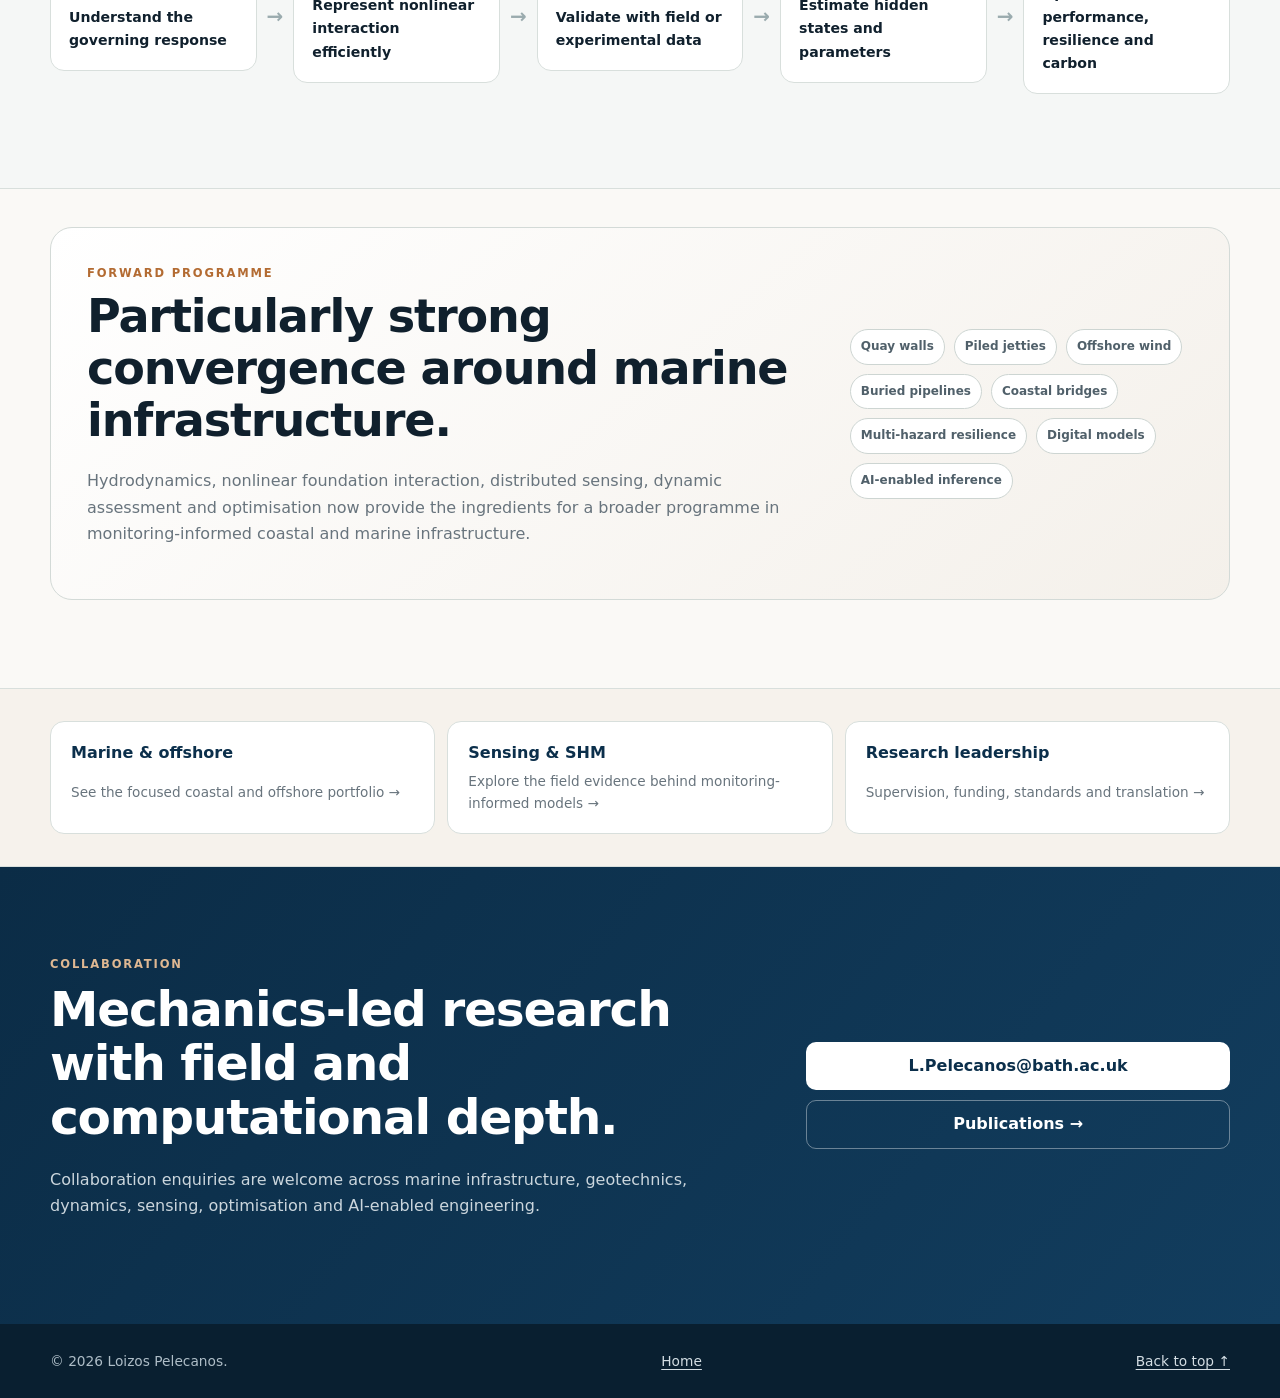
<file: highlights.html>
<!DOCTYPE html>

<html lang="en"><head><meta charset="utf-8"/><meta content="width=device-width,initial-scale=1" name="viewport"/>
<title>Research Evidence &amp; Impact | Loizos Pelecanos</title>
<meta content="Research evidence and impact for Dr Loizos Pelecanos: quantitative offshore results, field sensing, validation, hydrodynamics, optimisation and infrastructure applications." name="description"/>
<meta content="Loizos Pelecanos, research highlights, hydrodynamics, offshore wind monopiles, distributed fibre optic sensing, pile capacity, low carbon foundations, earthquake engineering, structural optimisation" name="keywords"/>
<link href="https://lpelecanos.github.io/highlights.html" rel="canonical"/><link href="assets/styles.css" rel="stylesheet"/>
<link href="assets/favicon.svg" rel="icon" type="image/svg+xml"/></head><body><a class="skip-link" href="#main">Skip to content</a>
<header class="site-header" id="top"><div class="container nav-wrap"><a class="brand" href="index.html"><span class="brand-mark">LP</span><span class="brand-copy"><strong>Loizos Pelecanos</strong><small>Computational Civil Engineering</small></span></a><button aria-controls="site-nav" aria-expanded="false" class="nav-toggle" type="button">Menu</button><nav class="nav" id="site-nav"><a href="research.html">Research</a><a href="marine-offshore.html">Marine &amp; Offshore</a><a href="sensing-shm.html">Sensing &amp; SHM</a><a href="highlights.html">Evidence</a><a href="leadership.html">Leadership</a><a href="publications.html">Publications</a><a class="nav-contact" href="index.html#contact">Contact</a></nav></div></header>
<main id="main">
<section class="page-hero highlights-hero"><div class="container"><p class="eyebrow">Quantitative results · field evidence · research impact</p><h1>Evidence behind the <em>research programme.</em></h1><p>This page moves beyond publication titles. It brings together quantitative results, validation depth, field-scale monitoring and selected contributions to show what the work actually demonstrated and how the strands connect.</p><div class="page-tools"><a class="button primary" href="#highlights">Explore evidence ↓</a><a class="button secondary" href="publications.html">Selected publications →</a><a class="button secondary" href="research.html">Research programme →</a></div></div></section>
<section class="section"><div class="container highlight-principles"><div><p class="section-kicker">What connects the work</p><h2>A consistent research logic across different infrastructure systems.</h2></div><div class="principle-grid"><article><span>01</span><h3>Start from mechanics</h3><p>Formulate the governing interaction or failure mechanism before choosing the numerical method.</p></article><article><span>02</span><h3>Validate against evidence</h3><p>Use closed-form solutions, experiments, field measurements or independent datasets to test model behaviour.</p></article><article><span>03</span><h3>Reduce without oversimplifying</h3><p>Develop engineering-scale models that retain the state variables needed to reproduce path dependence and long-term response.</p></article><article><span>04</span><h3>Translate to decisions</h3><p>Use models and measurements to support assessment, design, optimisation, resilience and lower-carbon infrastructure.</p></article></div></div></section>
<section class="section dark-section" id="highlights"><div class="container"><div class="section-heading-row light"><div><p class="section-kicker">Six highlights</p><h2>From hydrodynamics to monitoring-informed design.</h2></div><p class="section-lead">Each contribution is presented through the engineering problem, the methodological advance and the wider programme it enables.</p></div></div></section>
<section class="section evidence-dashboard-section"><div class="container"><div class="section-heading-row"><div><p class="section-kicker">Quantitative evidence</p><h2>Selected results at a glance.</h2></div><p class="section-lead" style="color:var(--muted)">Original summary graphics based on reported results; links below lead to the underlying publications or programme pages.</p></div><div class="evidence-dashboard">
<article class="evidence-result-card evidence-feature"><div class="result-top"><p class="project-label">Offshore wind · gapping</p><span class="result-badge">Géotechnique</span></div><h3>Natural frequency moved from <strong>0.338 Hz</strong> to <strong>0.327 Hz</strong></h3><p>The OWT case study predicted an approximately 4% reduction when pile–soil gapping was included, agreeing with the measured reduction at Kentish Flats. The modelled gap depth was about 9 m, or roughly 0.30 of the embedded pile length.</p><div aria-label="Natural-frequency comparison: no gapping 0.338 hertz, with gapping 0.327 hertz, 1P limit 0.3255 hertz" class="freq-plot" role="img"><div class="freq-axis"><span>0.320</span><span>0.330</span><span>0.340 Hz</span></div><div class="freq-track"><i class="freq-marker limit" style="left:27.5%"><b>1P</b><small>0.3255</small></i><i class="freq-marker gap" style="left:35%"><b>With gapping</b><small>0.327</small></i><i class="freq-marker no-gap" style="left:90%"><b>No gapping</b><small>0.338</small></i></div></div><div class="result-links"><a class="text-link" href="https://doi.org/10.1680/jgeot.21.00260" rel="noopener" target="_blank">Underlying paper ↗</a><a class="text-link" href="marine-offshore.html">Offshore portfolio →</a></div></article>
<article class="evidence-result-card"><div class="result-top"><p class="project-label">Offshore wind · ratcheting</p><span class="result-badge">Ocean Engineering</span></div><div class="result-stat-row"><div><strong>17</strong><span>cyclic load tests</span></div><div><strong>5</strong><span>experimental set-ups</span></div><div><strong>10<sup>5</sup></strong><span>cycles reached</span></div></div><p>A one-parameter ratcheting formulation reproduced long-term displacement accumulation across single- and multi-amplitude loading. A constant ratcheting parameter of α<sub>r</sub> = 0.75 was shown to provide a useful first prediction across the assessed datasets.</p><div aria-label="Validation extended to one hundred thousand cycles" class="cycle-scale"><span>1</span><span>10</span><span>10²</span><span>10³</span><span>10⁴</span><span>10⁵ cycles</span></div><div class="result-links"><a class="text-link" href="https://doi.org/10.1016/j.oceaneng.2022.112625" rel="noopener" target="_blank">Underlying paper ↗</a></div></article>
<article class="evidence-result-card"><div class="result-top"><p class="project-label">Hydrodynamics · validation</p><span class="result-badge">Computers &amp; Geotechnics</span></div><h3>Validation across geometry, flexibility and excitation</h3><div class="validation-matrix"><span>Stiff structures</span><span>Flexible structures</span><span>Vertical faces</span><span>Sloping faces</span><span>Ramp loading</span><span>Harmonic loading</span><span>Random loading</span><span>Closed-form benchmarks</span></div><p>The displacement-based reservoir FE formulation was tested against available analytical solutions and was later used independently as a validation benchmark by Sharma, Fujisawa &amp; Murakami (2019).</p><div class="result-links"><a class="text-link" href="https://doi.org/10.1016/j.compgeo.2013.04.003" rel="noopener" target="_blank">Underlying paper ↗</a><a class="text-link" href="marine-offshore.html">Waterfront trajectory →</a></div></article>
<article class="evidence-result-card"><div class="result-top"><p class="project-label">Sensing · field evidence</p><span class="result-badge">Cambridge CSIC → Bath</span></div><h3>Five landmark infrastructure programmes, then inverse analysis</h3><div class="site-timeline"><span><b>2013</b> Farringdon O-cell pile</span><span><b>2014</b> London Bridge masonry arch</span><span><b>2014</b> U.S. Embassy thermal pile</span><span><b>2014</b> CERN TT10 tunnel</span><span><b>2015</b> V&amp;A tension piles</span><span><b>2026</b> PDE-constrained capacity inference</span></div><p>The programme progressed from distributed field measurement to mechanics-based interpretation and inverse estimation of hidden pile response and capacity.</p><div class="result-links"><a class="text-link" href="sensing-shm.html">Sensing &amp; SHM portfolio →</a><a class="text-link" href="publications.html">Selected sensing papers →</a></div></article>
<article class="evidence-result-card"><div class="result-top"><p class="project-label">Structural optimisation · reproducibility</p><span class="result-badge">Engineering Computations</span></div><div class="algorithm-row"><span>DFO</span><span>PSO</span><span>GA</span></div><h3>Three optimisation families, one common FE framework</h3><p>Derivative-free optimisation, particle swarm optimisation and genetic algorithms were compared under identical truss-design formulations, separating algorithm behaviour from modelling choices and providing a reproducible platform for bridge and dynamic optimisation.</p><div class="result-links"><a class="text-link" href="projects.html">Optimisation programme →</a><a class="text-link" href="publications.html">Publication record →</a></div></article>
<article class="evidence-result-card"><div class="result-top"><p class="project-label">Research translation</p><span class="result-badge">Field → model → decision</span></div><h3>Evidence is used as an engineering input, not an endpoint</h3><div class="translation-flow"><span>Measure</span><b>→</b><span>Interpret</span><b>→</b><span>Infer</span><b>→</b><span>Update</span><b>→</b><span>Design</span></div><p>This research logic now connects structural health monitoring, offshore dynamics, seismic assessment, optimisation and lower-carbon infrastructure within one mechanics-led programme.</p><div class="result-links"><a class="text-link" href="research.html">Research programme →</a><a class="text-link" href="leadership.html">Translation &amp; leadership →</a></div></article>
</div></div></section><section class="evidence-source-note"><div class="container"><p>The charts below are original web redraws of reported results and research trajectories; no publisher figures are reproduced. Exact quantitative values are linked to the underlying publications.</p></div></section>
<section class="section highlight-detail-section"><div class="container highlight-detail-grid">
<article class="highlight-detail feature-highlight"><div class="highlight-visual"><img alt="Hydrodynamic model-domain sensitivity and validation space" loading="lazy" src="assets/evidence/hydrodynamics-domain.svg"/></div><div class="highlight-copy"><p class="project-label">01 · Hydrodynamics &amp; waterfront structures</p><h2>Numerical modelling of hydrodynamic pressures</h2><p><strong>Engineering problem.</strong> How should water–structure interaction be represented when the structure is flexible, geometry is non-trivial and the excitation is transient or random?</p><p><strong>Contribution.</strong> A displacement-based finite-element reservoir formulation was tested across stiff and flexible dams, vertical and sloping faces, and several loading forms, with close agreement against available analytical solutions.</p><p><strong>Why it matters.</strong> The framework provides a mechanics-based bridge from dam–reservoir interaction to other waterfront structures such as quay walls and supports a continuous line of work in computational marine infrastructure.</p><p><strong>Evidence.</strong> For the stiff vertical-dam case under random excitation, reservoir domains with L/H &lt; 5 differed significantly from the longest-domain solution; L/H ≥ 5 was reported as reasonably close, with L/H = 15 treated as the most accurate reference.</p><div class="evidence-chips"><span>Computers &amp; Geotechnics · 2013</span><span>First author</span><span>Closed-form validation</span><span>Waterfront transfer</span></div><div class="highlight-links"><a class="text-link" href="https://doi.org/10.1016/j.compgeo.2013.04.003" rel="noopener" target="_blank">DOI ↗</a><a class="text-link" href="marine-offshore.html">Marine portfolio →</a></div></div></article>
<article class="highlight-detail"><div class="highlight-visual highlight-visual-stack"><img alt="Natural-frequency shift due to monopile gapping" loading="lazy" src="assets/evidence/gapping-frequency.svg"/><img alt="Long-term ratcheting validation depth" loading="lazy" src="assets/evidence/ratcheting-validation.svg"/></div><div class="highlight-copy"><p class="project-label">02 · Offshore wind foundations</p><h2>Monopile gapping, cyclic ratcheting and long-term dynamics</h2><p><strong>Engineering problem.</strong> Offshore wind monopiles experience millions of lateral load cycles, yet conventional p–y design models do not fully represent gap formation, accumulation and path-dependent cyclic response.</p><p><strong>Contribution.</strong> Practical beam-on-nonlinear-Winkler-foundation models were developed for gapping and ratcheting, retaining computational economy while capturing key long-term soil–pile mechanisms.</p><p><strong>Why it matters.</strong> The work links soil degradation directly to structural dynamics and serviceability. In the gapping case study, the predicted natural frequency reduced from 0.338 Hz to 0.327 Hz, placing the system close to the 1P limit at 0.3255 Hz; the ratcheting formulation was validated across 17 cyclic tests up to 10<sup>5</sup> cycles.</p><p><strong>Evidence.</strong> The gapping case study predicted 0.338 Hz without gapping and 0.327 Hz with gapping, with an approximately 9 m gap depth (~0.30 Lp). The companion ratcheting model was assessed against 17 cyclic load tests from five experimental set-ups up to 10⁵ cycles.</p><div class="evidence-chips"><span>Ocean Engineering · 2022</span><span>Géotechnique · 2024</span><span>Cyclic SSI</span><span>Dynamic serviceability</span></div><div class="highlight-links"><a class="text-link" href="https://doi.org/10.1016/j.oceaneng.2022.112625" rel="noopener" target="_blank">Ratcheting paper ↗</a><a class="text-link" href="https://doi.org/10.1680/jgeot.21.00260" rel="noopener" target="_blank">Gapping paper ↗</a></div></div></article>
<article class="highlight-detail"><div class="highlight-visual"><img alt="Distributed fibre-optic sensing trajectory from field monitoring to inverse analysis" loading="lazy" src="assets/evidence/sensing-trajectory.svg"/></div><div class="highlight-copy"><p class="project-label">03 · Distributed sensing &amp; inverse analysis</p><h2>From strain profiles to pile behaviour and capacity</h2><p><strong>Engineering problem.</strong> Point sensors reveal only fragments of load transfer; deep foundations require spatially resolved measurements and a defensible route from strain data to hidden mechanical parameters.</p><p><strong>Contribution.</strong> A long programme of DFOS field monitoring evolved into mechanics-based load-transfer interpretation and, more recently, PDE-constrained optimisation for inferring pile capacity from distributed strain data.</p><p><strong>Why it matters.</strong> The sensing programme demonstrates how measurement, modelling and optimisation can be fused into monitoring-informed engineering rather than treated as separate activities.</p><p><strong>Evidence.</strong> Field applications span Farringdon, London Bridge Station, the U.S. Embassy in London, CERN TT10 and the V&amp;A Museum, followed by 2026 work using PDE-constrained optimisation to infer pile capacity from distributed strain data.</p><div class="evidence-chips"><span>JGGE · 2018 &amp; 2026</span><span>Computers &amp; Geotechnics · 2026</span><span>DFOS</span><span>Inverse modelling</span></div><div class="highlight-links"><a class="text-link" href="sensing-shm.html">Sensing &amp; SHM portfolio →</a><a class="text-link" href="publications.html">Sensing publications →</a></div></div></article>
<article class="highlight-detail"><div class="highlight-visual"><img alt="Quantified embodied-carbon savings in a reinforced concrete pile case study" loading="lazy" src="assets/evidence/carbon-savings.svg"/></div><div class="highlight-copy"><p class="project-label">04 · Sustainable foundations</p><h2>Optimising piles for embodied carbon, cost and performance</h2><p><strong>Engineering problem.</strong> Foundation design decisions affect both structural performance and whole-life environmental burden, yet optimisation must respect geotechnical response, construction constraints and material choice.</p><p><strong>Contribution.</strong> Finite-element and optimisation frameworks were developed to compare pile geometries and materials, including concrete, steel and timber, under lateral and axial loading while minimising embodied carbon and/or cost.</p><p><strong>Why it matters.</strong> In a monorail-bridge case study, adjustment of pile design parameters gave a reported 51.4% potential carbon saving; combining optimisation with cleaner materials increased the reported saving to 72.4%. A later geometry study reported more than 70% potential savings for optimal pile geometries compared with common industrial designs.</p><div class="evidence-chips"><span>Structures · 2023</span><span>51.4% design saving</span><span>72.4% with cleaner materials</span><span>Engineering Structures · 2024</span></div><div class="highlight-links"><a class="text-link" href="https://doi.org/10.1016/j.istruc.2023.105476" rel="noopener" target="_blank">Case-study paper ↗</a><a class="text-link" href="https://doi.org/10.1016/j.engstruct.2024.118109" rel="noopener" target="_blank">Geometry optimisation paper ↗</a><a class="text-link" href="projects.html">Low-carbon foundation project →</a></div></div></article>
<article class="highlight-detail"><div class="highlight-visual"><svg aria-label="Earthquake response of dams and buildings" role="img" viewbox="0 0 520 300"><path class="svg-fill" d="M82 230 L150 88 L220 230 Z"></path><path class="svg-thin" d="M42 232 H264"></path><path class="svg-accent" d="M20 176 C50 150 82 205 112 177 S174 150 205 178 S266 207 298 178"></path><rect class="svg-fill" height="137" rx="2" width="88" x="340" y="95"></rect><path class="svg-thin" d="M356 112 h56 M356 135 h56 M356 158 h56 M356 181 h56 M356 204 h56"></path><path class="svg-accent" d="M326 243 C349 215 365 265 388 236 S430 210 454 239 S484 266 508 238"></path></svg></div><div class="highlight-copy"><p class="project-label">05 · Earthquake engineering &amp; structural dynamics</p><h2>Nonlinear seismic response across infrastructure systems</h2><p><strong>Engineering problem.</strong> Earthquake demand depends on interaction between ground, structure, geometry, nonlinearity and input motion; simplified assumptions can obscure the mechanisms that control response.</p><p><strong>Contribution.</strong> Research has addressed nonlinear earth-dam response, dam–reservoir interaction, RC building behaviour and broader dynamic infrastructure assessment using finite-element and time-history methods.</p><p><strong>Why it matters.</strong> The work provides the dynamics backbone for current monitoring-informed assessment of buildings, bridges, dams and critical infrastructure.</p><div class="evidence-chips"><span>Géotechnique · 2015</span><span>Journal of Earthquake Engineering</span><span>Bulletin of Earthquake Engineering · 2026</span><span>Nonlinear dynamics</span></div><div class="highlight-links"><a class="text-link" href="https://doi.org/10.1680/jgeot.SIP.15.P.009" rel="noopener" target="_blank">Earth-dam paper ↗</a><a class="text-link" href="research.html">Dynamics programme →</a></div></div></article>
<article class="highlight-detail"><div class="highlight-visual"><img alt="Qualitative trade-offs among DFO, PSO and GA within a common Python finite-element framework" loading="lazy" src="assets/evidence/optimisation-tradeoffs.svg"/></div><div class="highlight-copy"><p class="project-label">06 · Structural design optimisation</p><h2>Benchmarking optimisation algorithms within reproducible engineering workflows</h2><p><strong>Engineering problem.</strong> Optimisation methods are often compared across different formulations, making it difficult to separate algorithm performance from modelling choices.</p><p><strong>Contribution.</strong> A unified Python/FE framework benchmarked derivative-free optimisation, particle swarm optimisation and genetic algorithms under identical truss-design problems, including bridge systems.</p><p><strong>Why it matters.</strong> The work provides a reproducible platform for extending optimisation from static shape design to dynamic, reliability and multi-objective infrastructure design.</p><p><strong>Evidence.</strong> Under the common formulation, DFO was reported as rapid and consistent with minimal overhead; PSO converged quickly to high-quality solutions; GA offered strong adaptability to complex design spaces at higher computational cost.</p><div class="evidence-chips"><span>Engineering Computations · 2026</span><span>Python</span><span>GA · PSO · DFO</span><span>Reproducible benchmarking</span></div><div class="highlight-links"><a class="text-link" href="projects.html">Optimisation project →</a><a class="text-link" href="publications.html">Publication record →</a></div></div></article>
</div></section>
<section class="section highlight-arc-section"><div class="container"><div class="section-heading-row"><div><p class="section-kicker">Research trajectory</p><h2>One programme, not six disconnected topics.</h2></div><p class="section-lead" style="color:var(--muted)">The common thread is a move from model formulation, through validation and sensing, toward engineering-scale inference, optimisation and resilient infrastructure decisions.</p></div><div class="research-arc"><div><span>Mechanics</span><strong>Understand the governing response</strong></div><b>→</b><div><span>Computation</span><strong>Represent nonlinear interaction efficiently</strong></div><b>→</b><div><span>Evidence</span><strong>Validate with field or experimental data</strong></div><b>→</b><div><span>Inference</span><strong>Estimate hidden states and parameters</strong></div><b>→</b><div><span>Design</span><strong>Optimise performance, resilience and carbon</strong></div></div></div></section>
<section class="section strategic-highlight-band"><div class="container strategic-panel"><div><p class="section-kicker">Forward programme</p><h2>Particularly strong convergence around marine infrastructure.</h2><p>Hydrodynamics, nonlinear foundation interaction, distributed sensing, dynamic assessment and optimisation now provide the ingredients for a broader programme in monitoring-informed coastal and marine infrastructure.</p></div><div class="strategic-tags"><span>Quay walls</span><span>Piled jetties</span><span>Offshore wind</span><span>Buried pipelines</span><span>Coastal bridges</span><span>Multi-hazard resilience</span><span>Digital models</span><span>AI-enabled inference</span></div></div></section>
<section class="section pathway-band"><div class="container mini-pathways"><a href="marine-offshore.html"><strong>Marine &amp; offshore</strong><span>See the focused coastal and offshore portfolio →</span></a><a href="sensing-shm.html"><strong>Sensing &amp; SHM</strong><span>Explore the field evidence behind monitoring-informed models →</span></a><a href="leadership.html"><strong>Research leadership</strong><span>Supervision, funding, standards and translation →</span></a></div></section>
<section class="section contact"><div class="container contact-grid"><div><p class="section-kicker">Collaboration</p><h2>Mechanics-led research with field and computational depth.</h2><p>Collaboration enquiries are welcome across marine infrastructure, geotechnics, dynamics, sensing, optimisation and AI-enabled engineering.</p></div><div class="contact-actions"><a class="button light-button" href="mailto:L.Pelecanos@bath.ac.uk">L.Pelecanos@bath.ac.uk</a><a class="button outline-light" href="publications.html">Publications →</a></div></div></section>
</main><footer class="site-footer"><div class="container footer-wrap"><p>© <span id="year"></span> Loizos Pelecanos.</p><a href="index.html">Home</a><a href="#top">Back to top ↑</a></div></footer><script src="assets/script.js"></script></body></html>
</file>
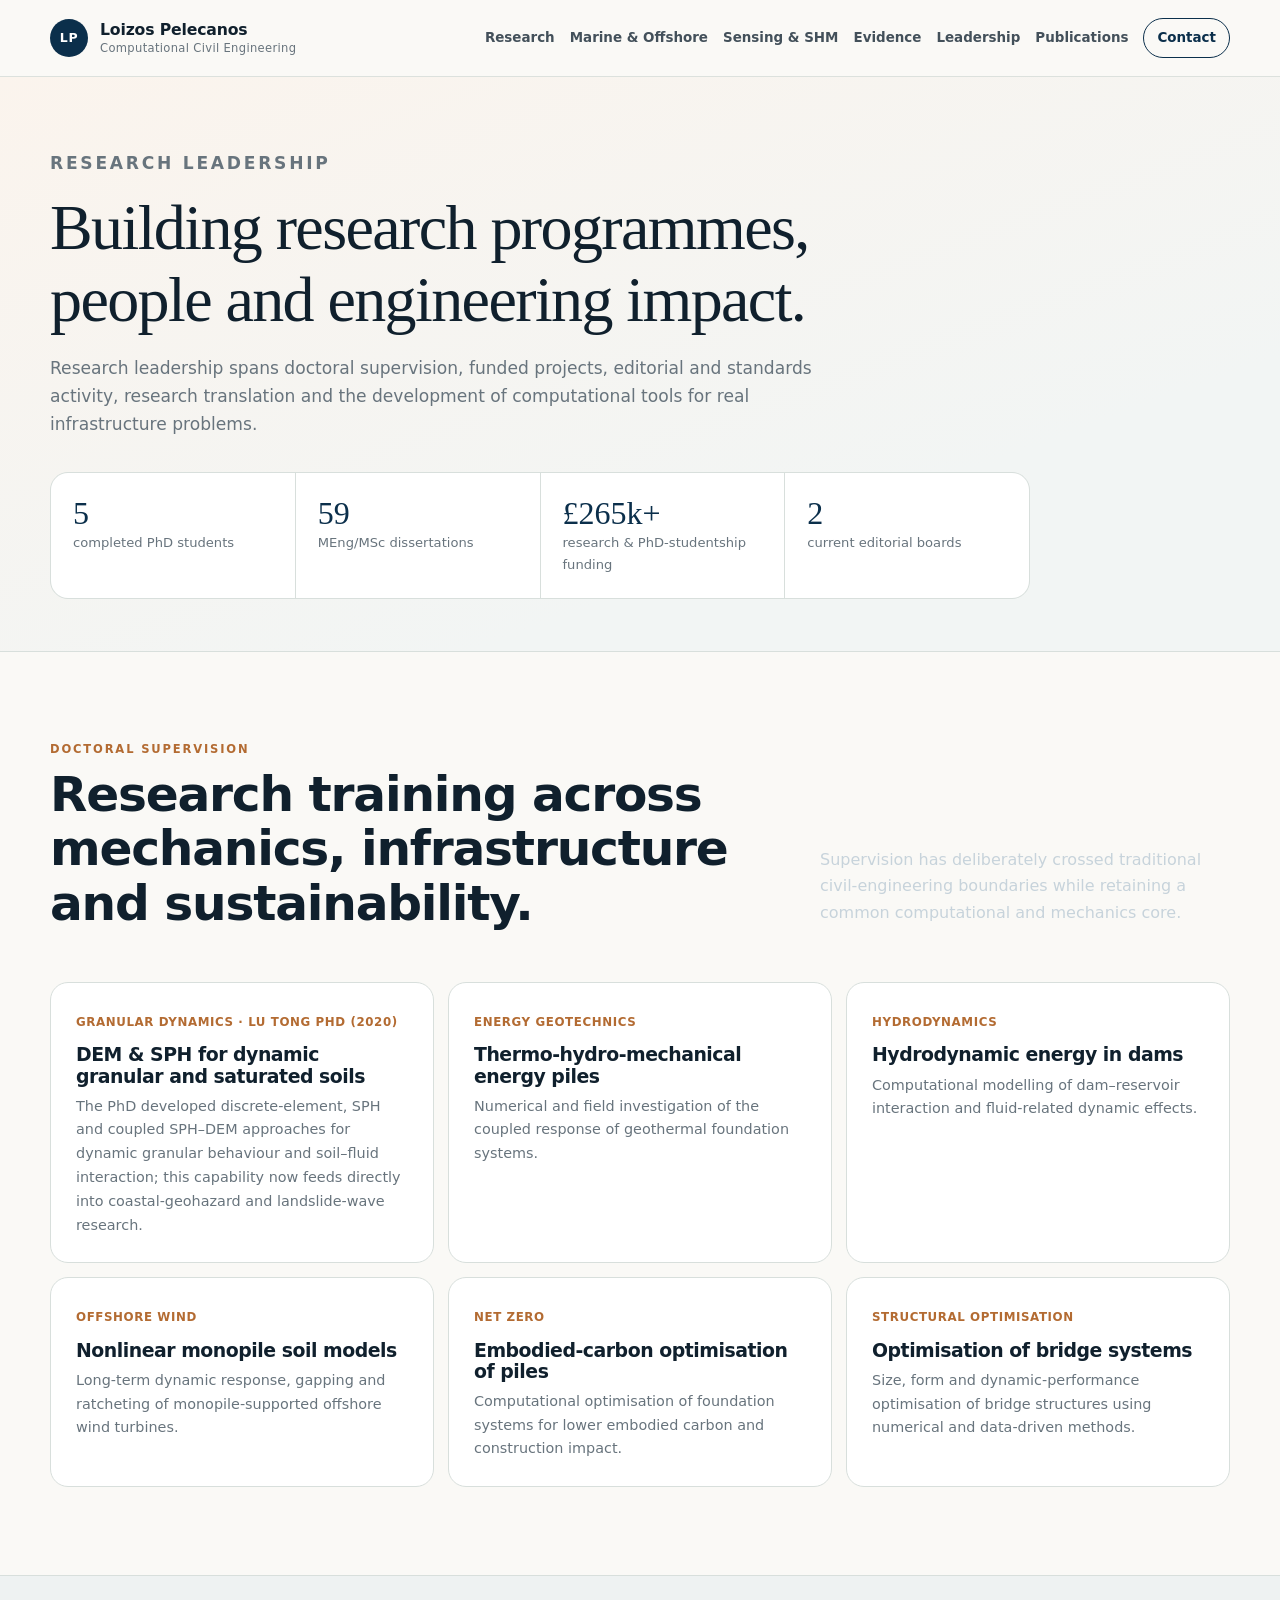
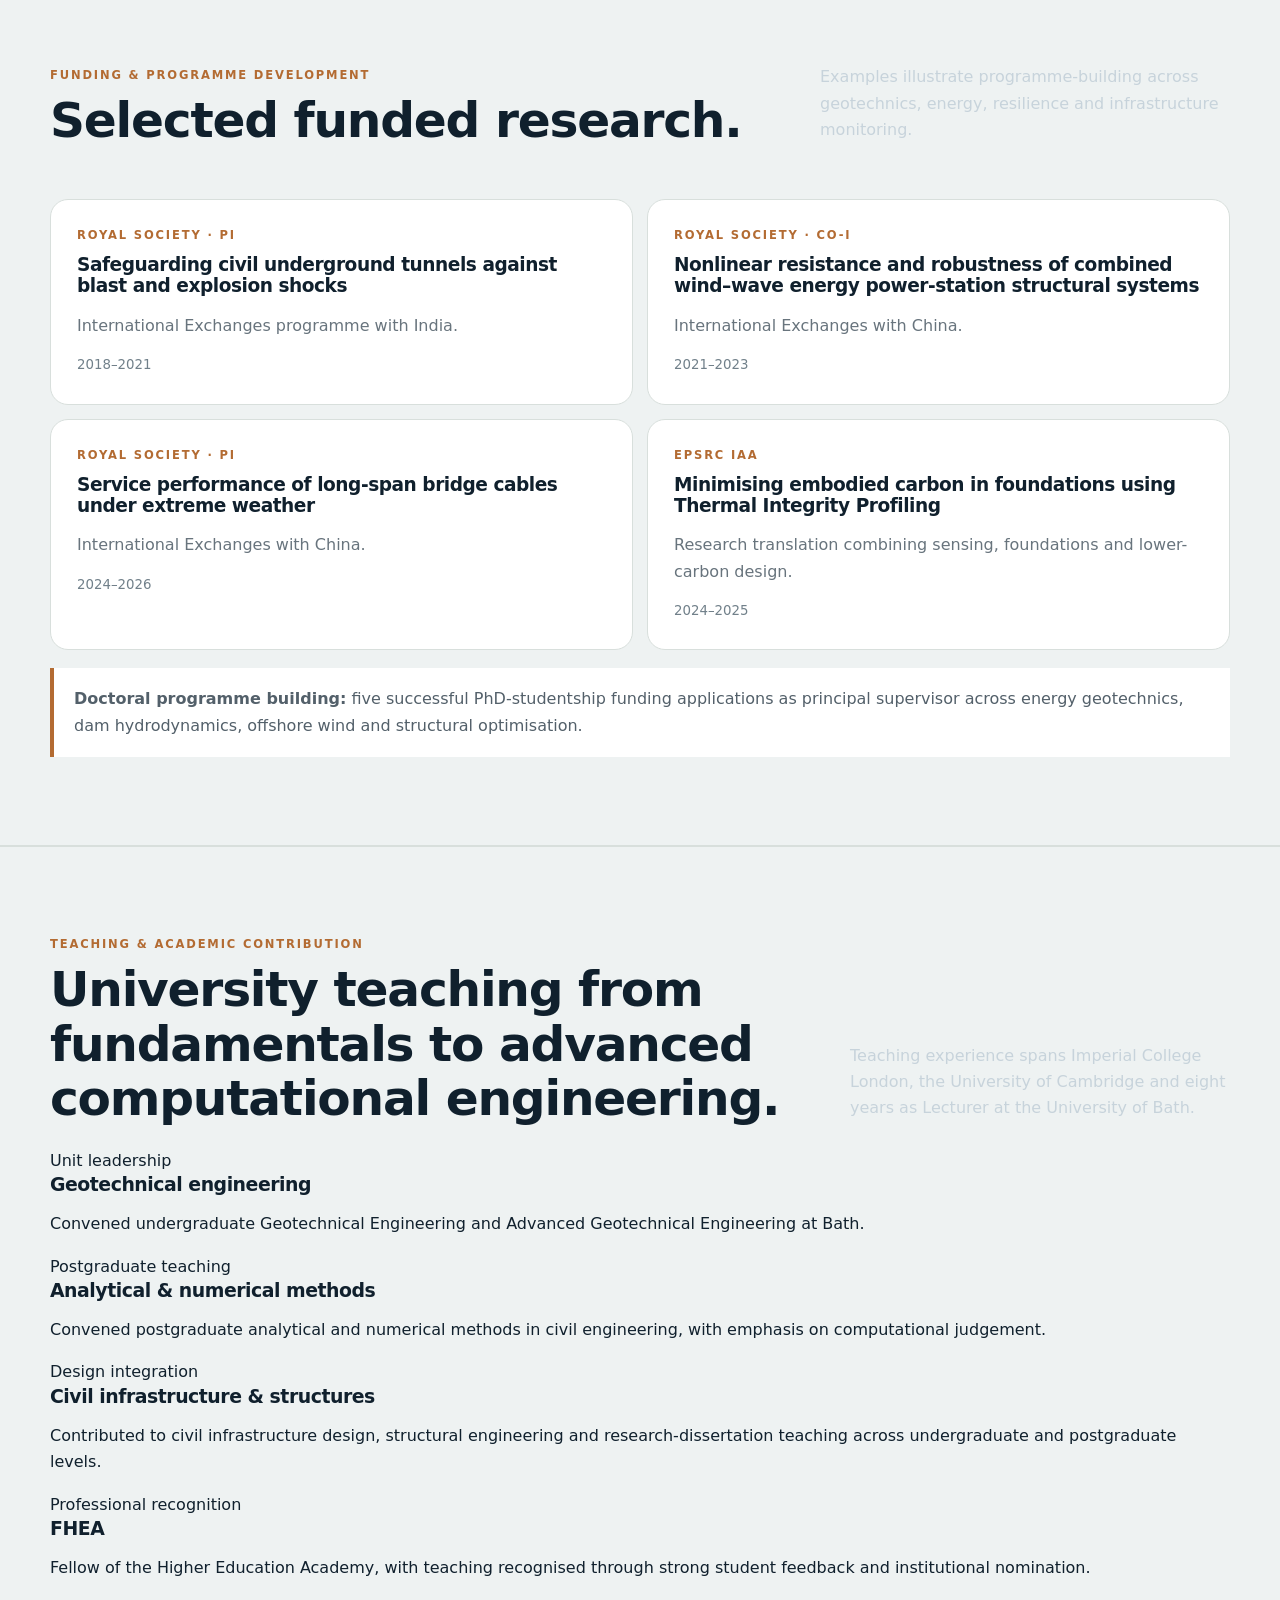
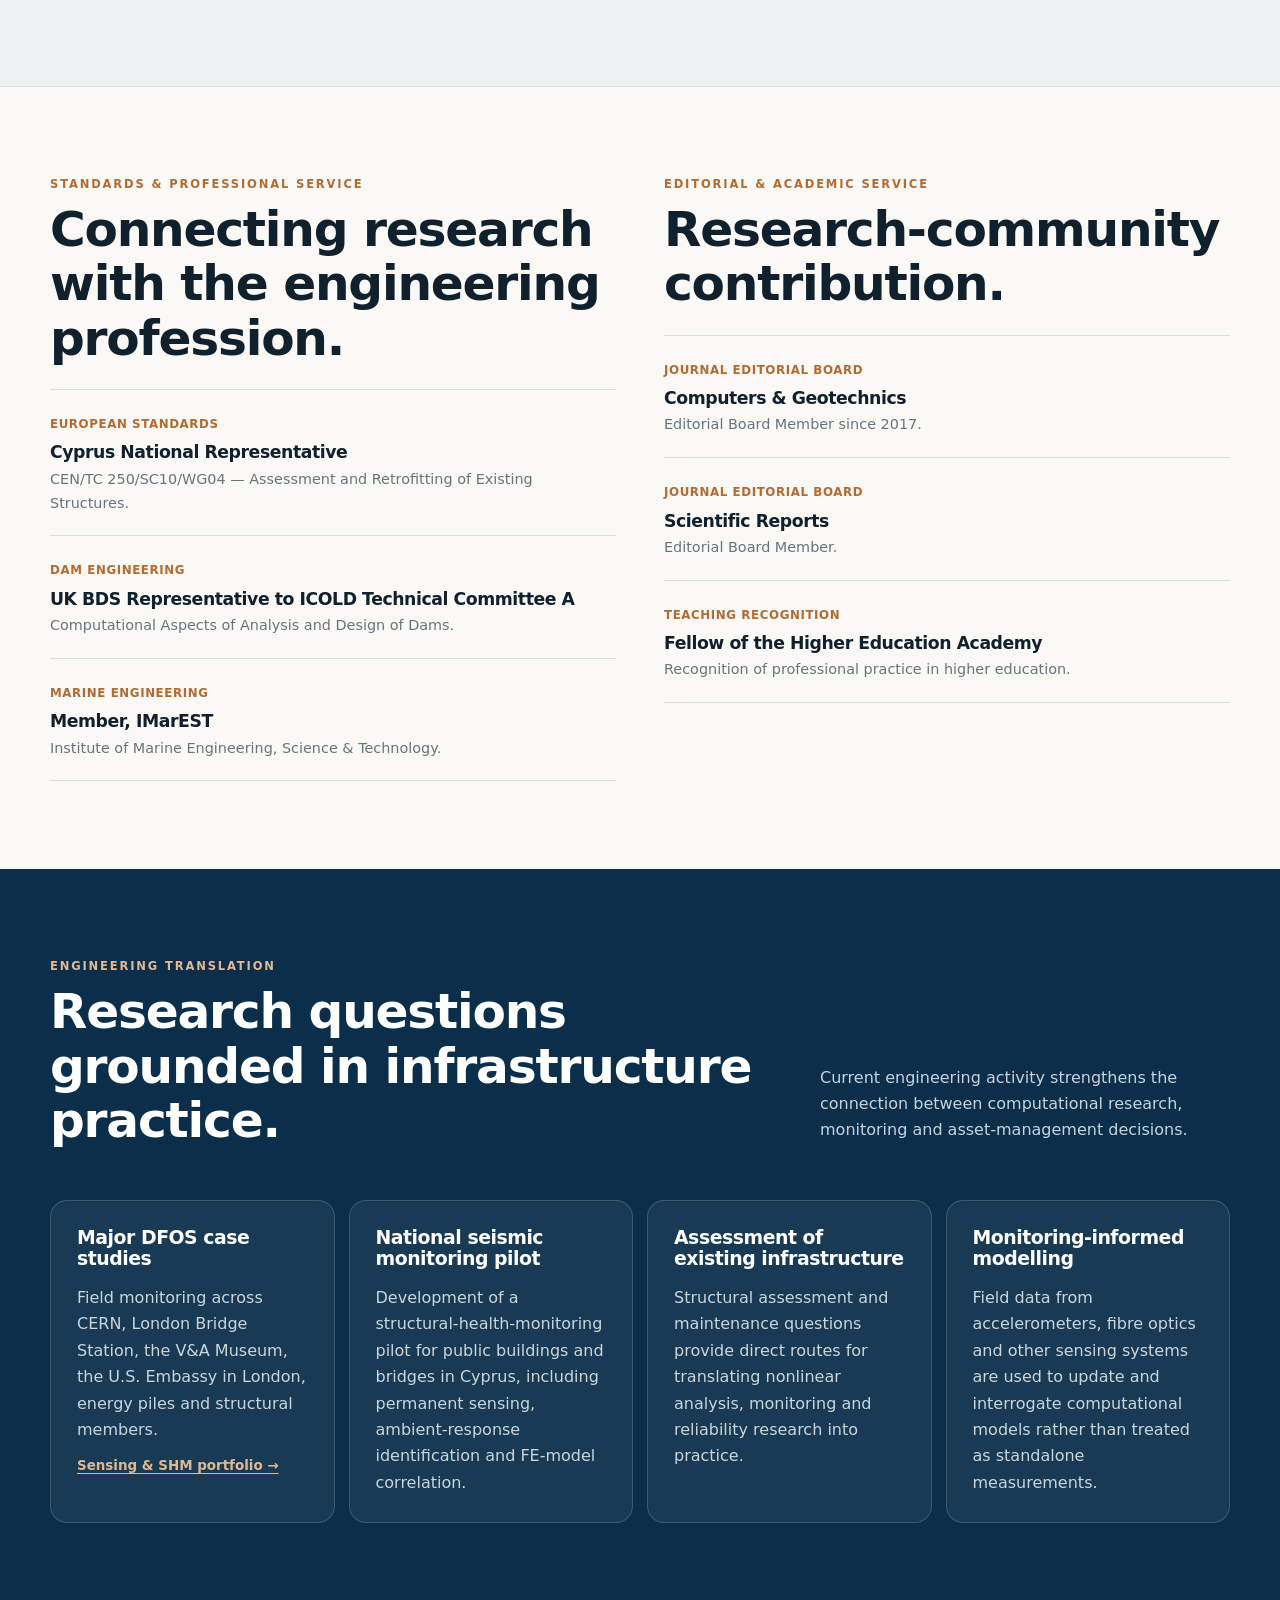
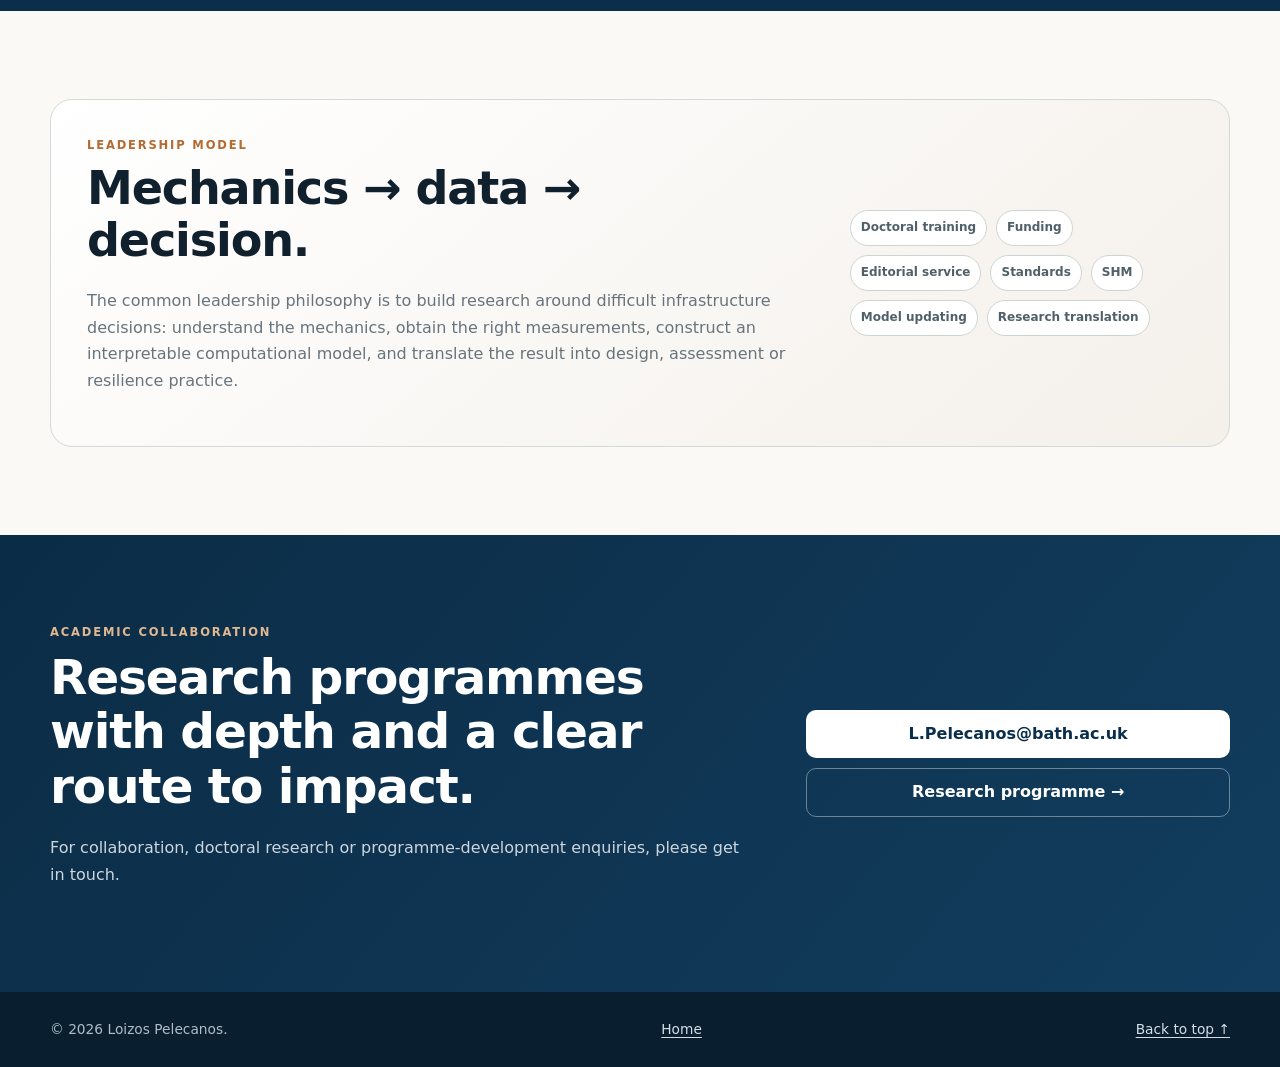
<file: leadership.html>
<!DOCTYPE html>

<html lang="en">
<head><meta charset="utf-8"/><meta content="width=device-width,initial-scale=1" name="viewport"/><title>Research Leadership | Loizos Pelecanos</title><meta content="Research leadership, doctoral supervision, funding, standards, editorial service and engineering translation by Dr Loizos Pelecanos." name="description"/><link href="https://lpelecanos.github.io/leadership.html" rel="canonical"/><link href="assets/styles.css" rel="stylesheet"/><link href="assets/favicon.svg" rel="icon" type="image/svg+xml"/></head>
<body><a class="skip-link" href="#main">Skip to content</a><header class="site-header" id="top"><div class="container nav-wrap"><a class="brand" href="index.html"><span class="brand-mark">LP</span><span class="brand-copy"><strong>Loizos Pelecanos</strong><small>Computational Civil Engineering</small></span></a><button aria-controls="site-nav" aria-expanded="false" class="nav-toggle" type="button">Menu</button><nav class="nav" id="site-nav"><a href="research.html">Research</a><a href="marine-offshore.html">Marine &amp; Offshore</a><a href="sensing-shm.html">Sensing &amp; SHM</a><a href="highlights.html">Evidence</a><a href="leadership.html">Leadership</a><a href="publications.html">Publications</a><a class="nav-contact" href="index.html#contact">Contact</a></nav></div></header>
<main id="main">
<section class="page-hero leadership-hero"><div class="container"><p class="eyebrow">Research leadership</p><h1>Building research programmes, people and engineering impact.</h1><p>Research leadership spans doctoral supervision, funded projects, editorial and standards activity, research translation and the development of computational tools for real infrastructure problems.</p><div class="leadership-stats"><div><strong>5</strong><span>completed PhD students</span></div><div><strong>59</strong><span>MEng/MSc dissertations</span></div><div><strong>£265k+</strong><span>research &amp; PhD-studentship funding</span></div><div><strong>2</strong><span>current editorial boards</span></div></div></div></section>
<section class="section"><div class="container"><div class="section-heading-row"><div><p class="section-kicker">Doctoral supervision</p><h2>Research training across mechanics, infrastructure and sustainability.</h2></div><p class="section-lead">Supervision has deliberately crossed traditional civil-engineering boundaries while retaining a common computational and mechanics core.</p></div><div class="supervision-grid">
<article><span>Granular dynamics · Lu Tong PhD (2020)</span><h3>DEM &amp; SPH for dynamic granular and saturated soils</h3><p>The PhD developed discrete-element, SPH and coupled SPH–DEM approaches for dynamic granular behaviour and soil–fluid interaction; this capability now feeds directly into coastal-geohazard and landslide-wave research.</p></article>
<article><span>Energy geotechnics</span><h3>Thermo-hydro-mechanical energy piles</h3><p>Numerical and field investigation of the coupled response of geothermal foundation systems.</p></article>
<article><span>Hydrodynamics</span><h3>Hydrodynamic energy in dams</h3><p>Computational modelling of dam–reservoir interaction and fluid-related dynamic effects.</p></article>
<article><span>Offshore wind</span><h3>Nonlinear monopile soil models</h3><p>Long-term dynamic response, gapping and ratcheting of monopile-supported offshore wind turbines.</p></article>
<article><span>Net zero</span><h3>Embodied-carbon optimisation of piles</h3><p>Computational optimisation of foundation systems for lower embodied carbon and construction impact.</p></article>
<article><span>Structural optimisation</span><h3>Optimisation of bridge systems</h3><p>Size, form and dynamic-performance optimisation of bridge structures using numerical and data-driven methods.</p></article>
</div></div></section>
<section class="section soft-section"><div class="container"><div class="section-heading-row"><div><p class="section-kicker">Funding &amp; programme development</p><h2>Selected funded research.</h2></div><p class="section-lead">Examples illustrate programme-building across geotechnics, energy, resilience and infrastructure monitoring.</p></div><div class="funding-grid">
<article><p class="project-label">Royal Society · PI</p><h3>Safeguarding civil underground tunnels against blast and explosion shocks</h3><p>International Exchanges programme with India.</p><small>2018–2021</small></article>
<article><p class="project-label">Royal Society · Co-I</p><h3>Nonlinear resistance and robustness of combined wind–wave energy power-station structural systems</h3><p>International Exchanges with China.</p><small>2021–2023</small></article>
<article><p class="project-label">Royal Society · PI</p><h3>Service performance of long-span bridge cables under extreme weather</h3><p>International Exchanges with China.</p><small>2024–2026</small></article>
<article><p class="project-label">EPSRC IAA</p><h3>Minimising embodied carbon in foundations using Thermal Integrity Profiling</h3><p>Research translation combining sensing, foundations and lower-carbon design.</p><small>2024–2025</small></article>
</div><div class="funding-note"><strong>Doctoral programme building:</strong> five successful PhD-studentship funding applications as principal supervisor across energy geotechnics, dam hydrodynamics, offshore wind and structural optimisation.</div></div></section>
<section class="section soft-section"><div class="container"><div class="section-heading-row"><div><p class="section-kicker">Teaching &amp; academic contribution</p><h2>University teaching from fundamentals to advanced computational engineering.</h2></div><div><p class="section-lead">Teaching experience spans Imperial College London, the University of Cambridge and eight years as Lecturer at the University of Bath.</p></div></div><div class="leadership-grid"><article><span>Unit leadership</span><h3>Geotechnical engineering</h3><p>Convened undergraduate Geotechnical Engineering and Advanced Geotechnical Engineering at Bath.</p></article><article><span>Postgraduate teaching</span><h3>Analytical &amp; numerical methods</h3><p>Convened postgraduate analytical and numerical methods in civil engineering, with emphasis on computational judgement.</p></article><article><span>Design integration</span><h3>Civil infrastructure &amp; structures</h3><p>Contributed to civil infrastructure design, structural engineering and research-dissertation teaching across undergraduate and postgraduate levels.</p></article><article><span>Professional recognition</span><h3>FHEA</h3><p>Fellow of the Higher Education Academy, with teaching recognised through strong student feedback and institutional nomination.</p></article></div></div></section><section class="section"><div class="container leadership-split"><div><p class="section-kicker">Standards &amp; professional service</p><h2>Connecting research with the engineering profession.</h2><div class="role-stack"><article><span>European standards</span><h3>Cyprus National Representative</h3><p>CEN/TC 250/SC10/WG04 — Assessment and Retrofitting of Existing Structures.</p></article><article><span>Dam engineering</span><h3>UK BDS Representative to ICOLD Technical Committee A</h3><p>Computational Aspects of Analysis and Design of Dams.</p></article><article><span>Marine engineering</span><h3>Member, IMarEST</h3><p>Institute of Marine Engineering, Science &amp; Technology.</p></article></div></div><div><p class="section-kicker">Editorial &amp; academic service</p><h2>Research-community contribution.</h2><div class="role-stack"><article><span>Journal editorial board</span><h3>Computers &amp; Geotechnics</h3><p>Editorial Board Member since 2017.</p></article><article><span>Journal editorial board</span><h3>Scientific Reports</h3><p>Editorial Board Member.</p></article><article><span>Teaching recognition</span><h3>Fellow of the Higher Education Academy</h3><p>Recognition of professional practice in higher education.</p></article></div></div></div></section>
<section class="section dark-section"><div class="container"><div class="section-heading-row light"><div><p class="section-kicker">Engineering translation</p><h2>Research questions grounded in infrastructure practice.</h2></div><p class="section-lead">Current engineering activity strengthens the connection between computational research, monitoring and asset-management decisions.</p></div><div class="translation-cards"><article><h3>Major DFOS case studies</h3><p>Field monitoring across CERN, London Bridge Station, the V&amp;A Museum, the U.S. Embassy in London, energy piles and structural members.</p><a class="light-inline-link" href="sensing-shm.html">Sensing &amp; SHM portfolio →</a></article><article><h3>National seismic monitoring pilot</h3><p>Development of a structural-health-monitoring pilot for public buildings and bridges in Cyprus, including permanent sensing, ambient-response identification and FE-model correlation.</p></article><article><h3>Assessment of existing infrastructure</h3><p>Structural assessment and maintenance questions provide direct routes for translating nonlinear analysis, monitoring and reliability research into practice.</p></article><article><h3>Monitoring-informed modelling</h3><p>Field data from accelerometers, fibre optics and other sensing systems are used to update and interrogate computational models rather than treated as standalone measurements.</p></article></div></div></section>
<section class="section"><div class="container strategic-panel"><div><p class="section-kicker">Leadership model</p><h2>Mechanics → data → decision.</h2><p>The common leadership philosophy is to build research around difficult infrastructure decisions: understand the mechanics, obtain the right measurements, construct an interpretable computational model, and translate the result into design, assessment or resilience practice.</p></div><div class="strategic-tags"><span>Doctoral training</span><span>Funding</span><span>Editorial service</span><span>Standards</span><span>SHM</span><span>Model updating</span><span>Research translation</span></div></div></section>
<section class="section contact"><div class="container contact-grid"><div><p class="section-kicker">Academic collaboration</p><h2>Research programmes with depth and a clear route to impact.</h2><p>For collaboration, doctoral research or programme-development enquiries, please get in touch.</p></div><div class="contact-actions"><a class="button light-button" href="mailto:L.Pelecanos@bath.ac.uk">L.Pelecanos@bath.ac.uk</a><a class="button outline-light" href="research.html">Research programme →</a></div></div></section>
</main><footer class="site-footer"><div class="container footer-wrap"><p>© <span id="year"></span> Loizos Pelecanos.</p><a href="index.html">Home</a><a href="#top">Back to top ↑</a></div></footer><script src="assets/script.js"></script></body></html>
</file>
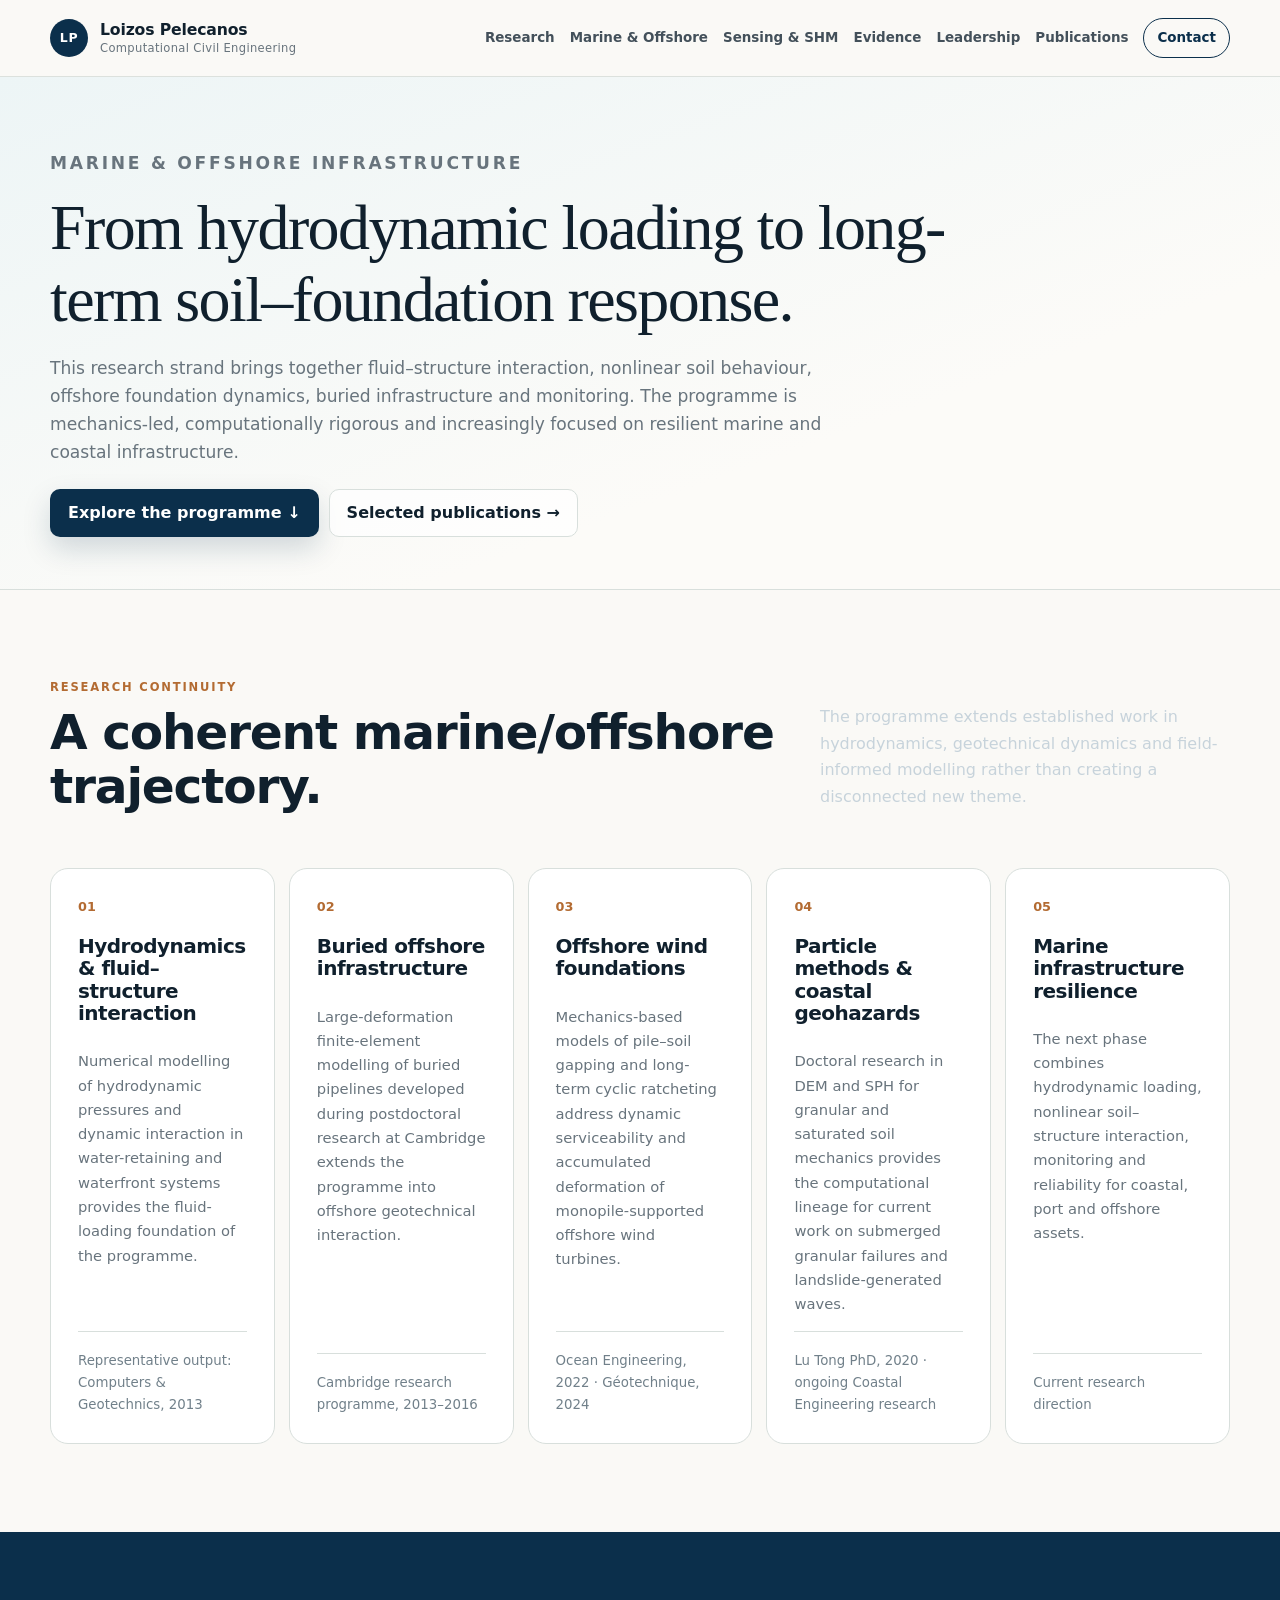
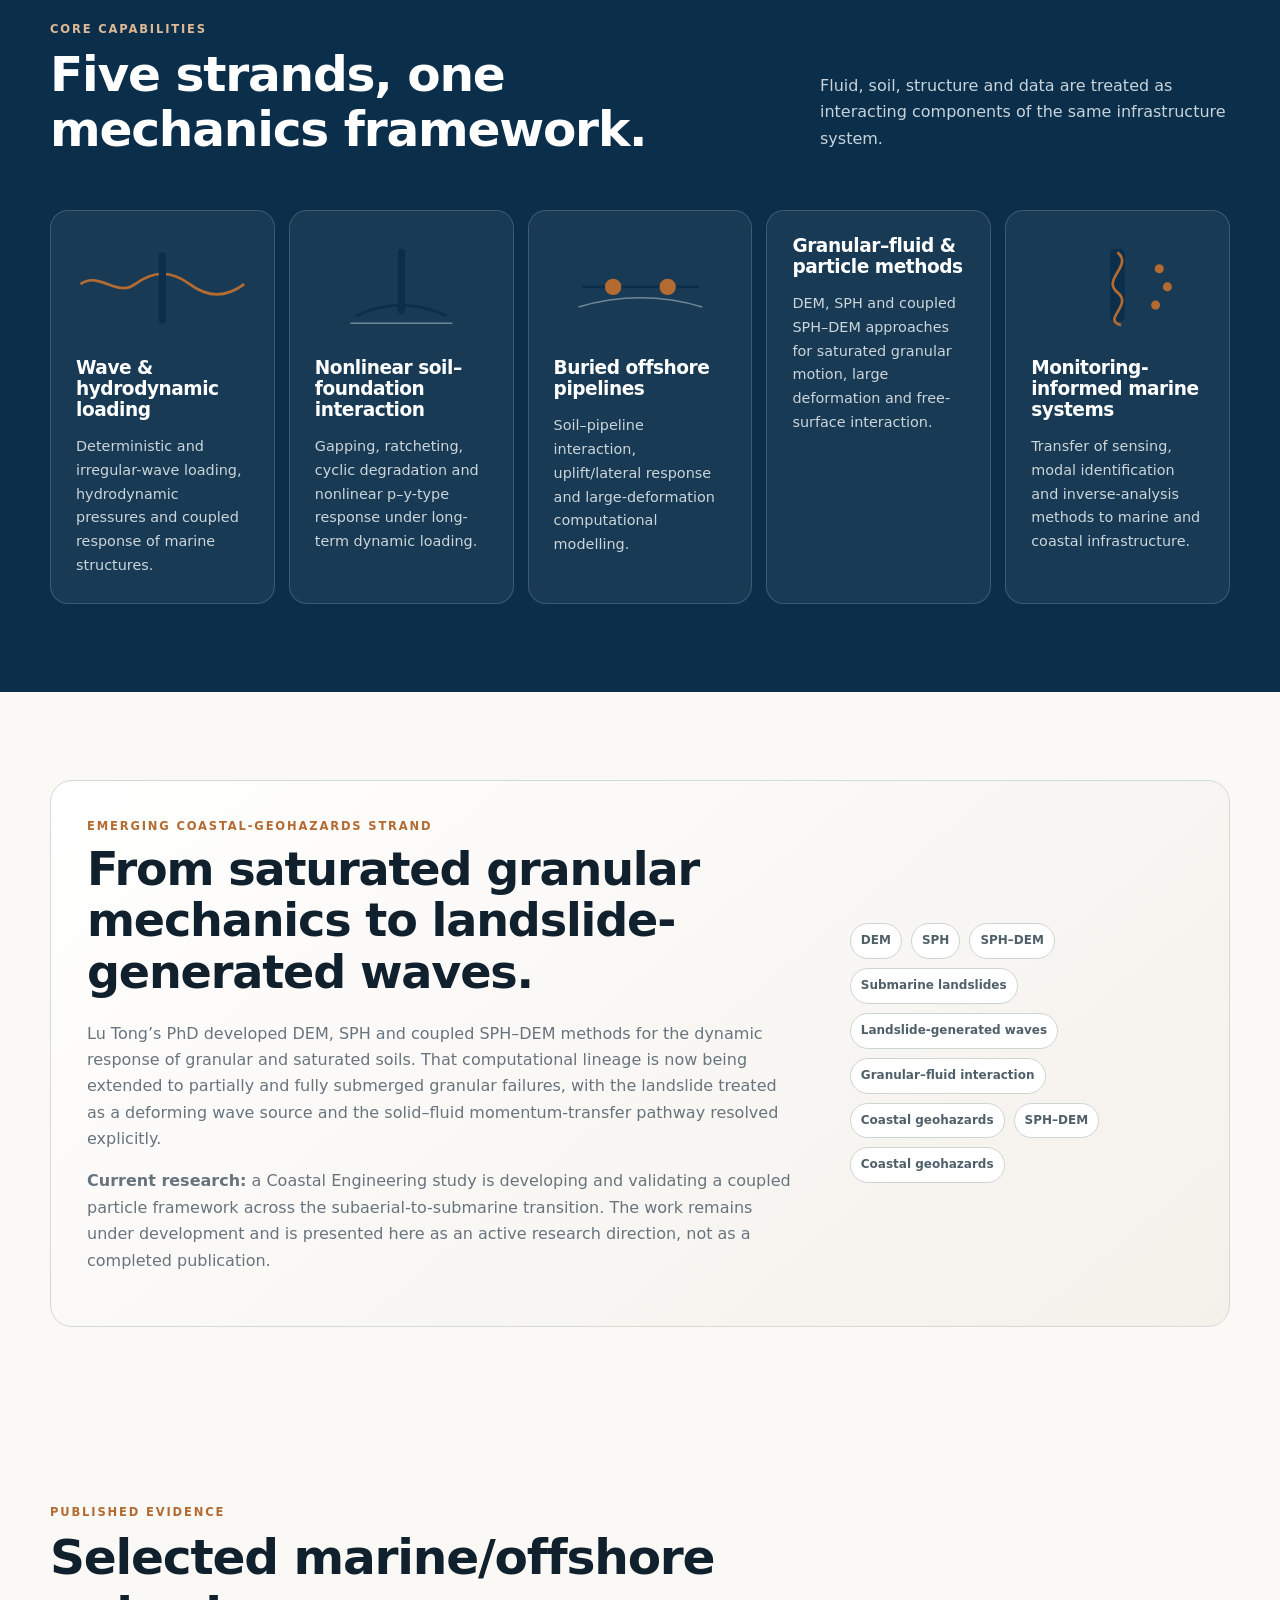
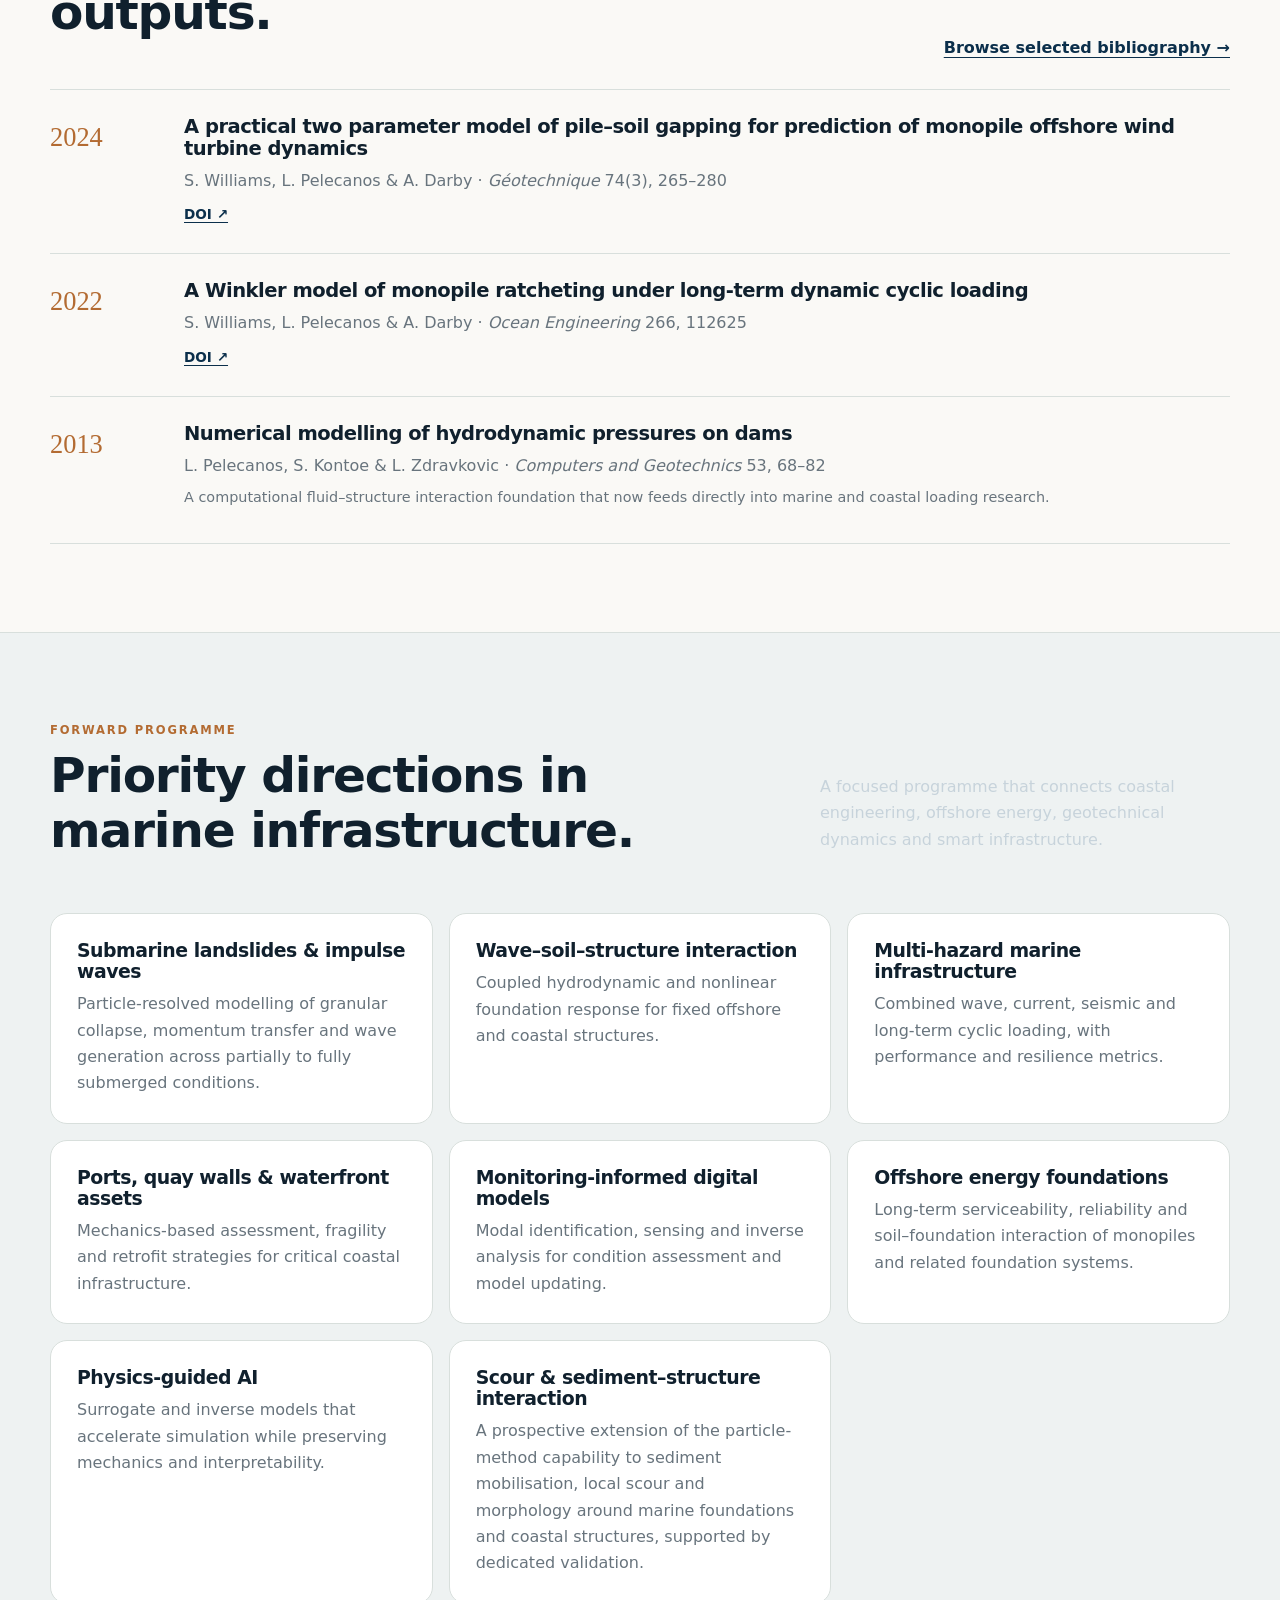
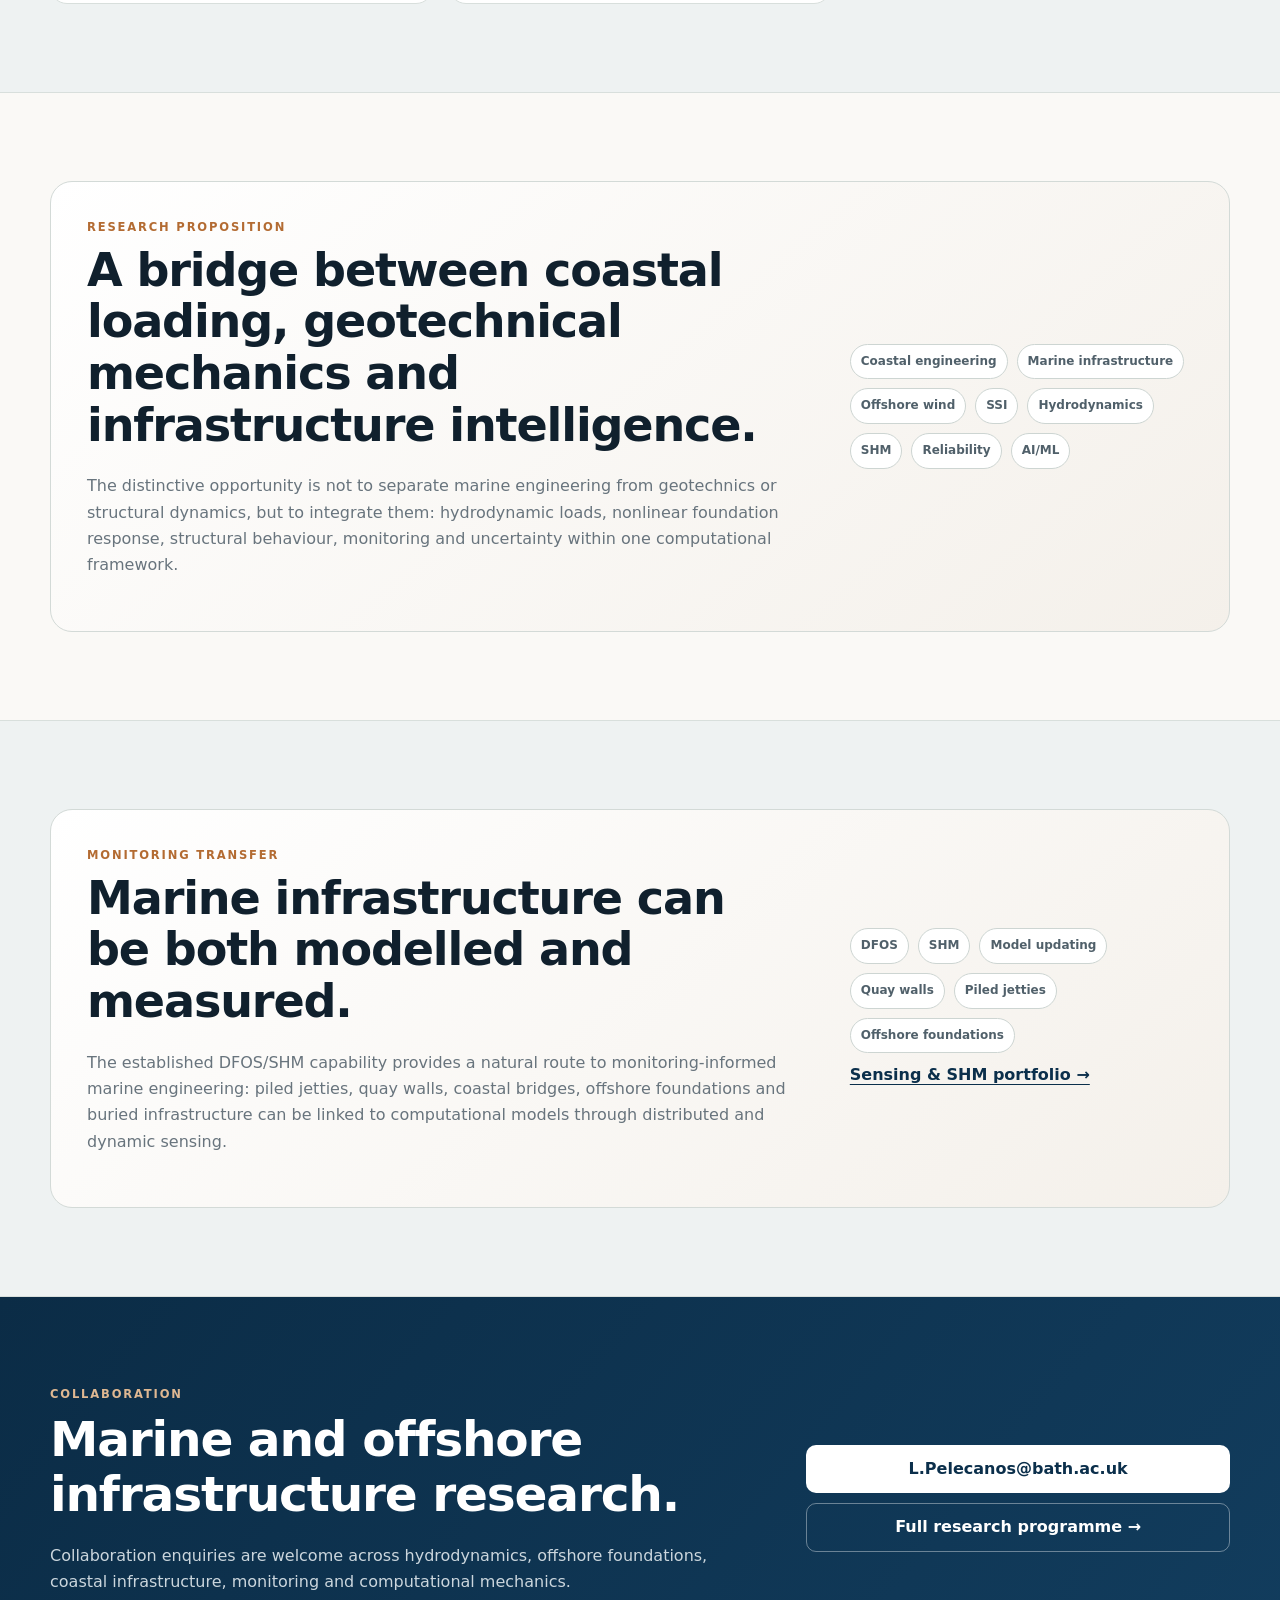
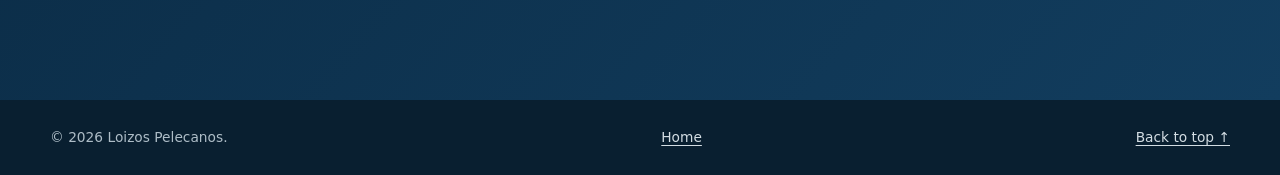
<file: marine-offshore.html>
<!DOCTYPE html>

<html lang="en">
<head>
<meta charset="utf-8"/><meta content="width=device-width,initial-scale=1" name="viewport"/>
<title>Marine &amp; Offshore Infrastructure | Loizos Pelecanos</title>
<meta content="Marine and offshore infrastructure research by Dr Loizos Pelecanos: hydrodynamics, offshore wind, buried pipelines, SPH–DEM coastal geohazards, monitoring and resilience." name="description"/>
<link href="https://lpelecanos.github.io/marine-offshore.html" rel="canonical"/><link href="assets/styles.css" rel="stylesheet"/>
<link href="assets/favicon.svg" rel="icon" type="image/svg+xml"/></head>
<body>
<a class="skip-link" href="#main">Skip to content</a>
<header class="site-header" id="top"><div class="container nav-wrap"><a class="brand" href="index.html"><span class="brand-mark">LP</span><span class="brand-copy"><strong>Loizos Pelecanos</strong><small>Computational Civil Engineering</small></span></a><button aria-controls="site-nav" aria-expanded="false" class="nav-toggle" type="button">Menu</button><nav class="nav" id="site-nav"><a href="research.html">Research</a><a href="marine-offshore.html">Marine &amp; Offshore</a><a href="sensing-shm.html">Sensing &amp; SHM</a><a href="highlights.html">Evidence</a><a href="leadership.html">Leadership</a><a href="publications.html">Publications</a><a class="nav-contact" href="index.html#contact">Contact</a></nav></div></header>
<main id="main">
<section class="page-hero marine-hero"><div class="container"><p class="eyebrow">Marine &amp; offshore infrastructure</p><h1>From hydrodynamic loading to long-term soil–foundation response.</h1><p>This research strand brings together fluid–structure interaction, nonlinear soil behaviour, offshore foundation dynamics, buried infrastructure and monitoring. The programme is mechanics-led, computationally rigorous and increasingly focused on resilient marine and coastal infrastructure.</p><div class="page-tools"><a class="button primary" href="#programme">Explore the programme ↓</a><a class="button secondary" href="publications.html">Selected publications →</a></div></div></section>
<section class="section" id="programme"><div class="container"><div class="section-heading-row"><div><p class="section-kicker">Research continuity</p><h2>A coherent marine/offshore trajectory.</h2></div><p class="section-lead">The programme extends established work in hydrodynamics, geotechnical dynamics and field-informed modelling rather than creating a disconnected new theme.</p></div><div class="continuity-grid">
<article><span>01</span><h3>Hydrodynamics &amp; fluid–structure interaction</h3><p>Numerical modelling of hydrodynamic pressures and dynamic interaction in water-retaining and waterfront systems provides the fluid-loading foundation of the programme.</p><small>Representative output: Computers &amp; Geotechnics, 2013</small></article>
<article><span>02</span><h3>Buried offshore infrastructure</h3><p>Large-deformation finite-element modelling of buried pipelines developed during postdoctoral research at Cambridge extends the programme into offshore geotechnical interaction.</p><small>Cambridge research programme, 2013–2016</small></article>
<article><span>03</span><h3>Offshore wind foundations</h3><p>Mechanics-based models of pile–soil gapping and long-term cyclic ratcheting address dynamic serviceability and accumulated deformation of monopile-supported offshore wind turbines.</p><small>Ocean Engineering, 2022 · Géotechnique, 2024</small></article>
<article><span>04</span><h3>Particle methods &amp; coastal geohazards</h3><p>Doctoral research in DEM and SPH for granular and saturated soil mechanics provides the computational lineage for current work on submerged granular failures and landslide-generated waves.</p><small>Lu Tong PhD, 2020 · ongoing Coastal Engineering research</small></article><article><span>05</span><h3>Marine infrastructure resilience</h3><p>The next phase combines hydrodynamic loading, nonlinear soil–structure interaction, monitoring and reliability for coastal, port and offshore assets.</p><small>Current research direction</small></article>
</div></div></section>
<section class="section dark-section"><div class="container"><div class="section-heading-row light"><div><p class="section-kicker">Core capabilities</p><h2>Five strands, one mechanics framework.</h2></div><p class="section-lead">Fluid, soil, structure and data are treated as interacting components of the same infrastructure system.</p></div><div class="marine-capability-grid">
<article><svg aria-hidden="true" viewbox="0 0 180 110"><path class="svg-accent" d="M0 53 C20 38 40 68 60 53 S100 38 120 53 S160 68 180 53"></path><rect class="svg-fill" height="78" rx="4" width="8" x="86" y="18"></rect></svg><h3>Wave &amp; hydrodynamic loading</h3><p>Deterministic and irregular-wave loading, hydrodynamic pressures and coupled response of marine structures.</p></article>
<article><svg aria-hidden="true" viewbox="0 0 180 110"><rect class="svg-fill" height="72" rx="4" width="8" x="86" y="14"></rect><path class="svg-line" d="M40 88 Q90 64 140 88"></path><path class="svg-thin" d="M34 96 H146"></path></svg><h3>Nonlinear soil–foundation interaction</h3><p>Gapping, ratcheting, cyclic degradation and nonlinear p–y-type response under long-term dynamic loading.</p></article>
<article><svg aria-hidden="true" viewbox="0 0 180 110"><path class="svg-line" d="M26 56 H154"></path><circle class="svg-accent-fill" cx="60" cy="56" r="9"></circle><circle class="svg-accent-fill" cx="120" cy="56" r="9"></circle><path class="svg-thin" d="M22 78 Q90 58 158 78"></path></svg><h3>Buried offshore pipelines</h3><p>Soil–pipeline interaction, uplift/lateral response and large-deformation computational modelling.</p></article>
<article><h3>Granular–fluid &amp; particle methods</h3><p>DEM, SPH and coupled SPH–DEM approaches for saturated granular motion, large deformation and free-surface interaction.</p></article><article><svg aria-hidden="true" viewbox="0 0 180 110"><rect class="svg-fill" height="80" rx="5" width="16" x="82" y="14"></rect><path class="svg-accent" d="M90 18 C108 32 72 48 90 62 S72 92 94 98"></path><circle class="svg-accent-fill" cx="136" cy="36" r="5"></circle><circle class="svg-accent-fill" cx="145" cy="56" r="5"></circle><circle class="svg-accent-fill" cx="132" cy="76" r="5"></circle></svg><h3>Monitoring-informed marine systems</h3><p>Transfer of sensing, modal identification and inverse-analysis methods to marine and coastal infrastructure.</p></article>
</div></div></section>
<section class="section coastal-geohazards-section"><div class="container strategic-panel"><div><p class="section-kicker">Emerging coastal-geohazards strand</p><h2>From saturated granular mechanics to landslide-generated waves.</h2><p>Lu Tong’s PhD developed DEM, SPH and coupled SPH–DEM methods for the dynamic response of granular and saturated soils. That computational lineage is now being extended to partially and fully submerged granular failures, with the landslide treated as a deforming wave source and the solid–fluid momentum-transfer pathway resolved explicitly.</p><p><strong>Current research:</strong> a Coastal Engineering study is developing and validating a coupled particle framework across the subaerial-to-submarine transition. The work remains under development and is presented here as an active research direction, not as a completed publication.</p></div><div class="strategic-tags"><span>DEM</span><span>SPH</span><span>SPH–DEM</span><span>Submarine landslides</span><span>Landslide-generated waves</span><span>Granular–fluid interaction</span><span>Coastal geohazards</span><span>SPH–DEM</span><span>Coastal geohazards</span></div></div></section><section class="section"><div class="container"><div class="section-heading-row"><div><p class="section-kicker">Published evidence</p><h2>Selected marine/offshore outputs.</h2></div><a class="text-link" href="publications.html">Browse selected bibliography →</a></div><div class="portfolio-list">
<article><div class="portfolio-year">2024</div><div><h3>A practical two parameter model of pile–soil gapping for prediction of monopile offshore wind turbine dynamics</h3><p>S. Williams, L. Pelecanos &amp; A. Darby · <em>Géotechnique</em> 74(3), 265–280</p><a href="https://doi.org/10.1680/jgeot.21.00260" rel="noopener" target="_blank">DOI ↗</a></div></article>
<article><div class="portfolio-year">2022</div><div><h3>A Winkler model of monopile ratcheting under long-term dynamic cyclic loading</h3><p>S. Williams, L. Pelecanos &amp; A. Darby · <em>Ocean Engineering</em> 266, 112625</p><a href="https://doi.org/10.1016/j.oceaneng.2022.112625" rel="noopener" target="_blank">DOI ↗</a></div></article>
<article><div class="portfolio-year">2013</div><div><h3>Numerical modelling of hydrodynamic pressures on dams</h3><p>L. Pelecanos, S. Kontoe &amp; L. Zdravkovic · <em>Computers and Geotechnics</em> 53, 68–82</p><p class="portfolio-note">A computational fluid–structure interaction foundation that now feeds directly into marine and coastal loading research.</p></div></article>
</div></div></section>
<section class="section soft-section"><div class="container"><div class="section-heading-row"><div><p class="section-kicker">Forward programme</p><h2>Priority directions in marine infrastructure.</h2></div><p class="section-lead">A focused programme that connects coastal engineering, offshore energy, geotechnical dynamics and smart infrastructure.</p></div><div class="future-grid marine-future">
<article><h3>Submarine landslides &amp; impulse waves</h3><p>Particle-resolved modelling of granular collapse, momentum transfer and wave generation across partially to fully submerged conditions.</p></article><article><h3>Wave–soil–structure interaction</h3><p>Coupled hydrodynamic and nonlinear foundation response for fixed offshore and coastal structures.</p></article>
<article><h3>Multi-hazard marine infrastructure</h3><p>Combined wave, current, seismic and long-term cyclic loading, with performance and resilience metrics.</p></article>
<article><h3>Ports, quay walls &amp; waterfront assets</h3><p>Mechanics-based assessment, fragility and retrofit strategies for critical coastal infrastructure.</p></article>
<article><h3>Monitoring-informed digital models</h3><p>Modal identification, sensing and inverse analysis for condition assessment and model updating.</p></article>
<article><h3>Offshore energy foundations</h3><p>Long-term serviceability, reliability and soil–foundation interaction of monopiles and related foundation systems.</p></article>
<article><h3>Physics-guided AI</h3><p>Surrogate and inverse models that accelerate simulation while preserving mechanics and interpretability.</p></article>
<article><h3>Scour &amp; sediment–structure interaction</h3><p>A prospective extension of the particle-method capability to sediment mobilisation, local scour and morphology around marine foundations and coastal structures, supported by dedicated validation.</p></article></div></div></section>
<section class="section"><div class="container strategic-panel"><div><p class="section-kicker">Research proposition</p><h2>A bridge between coastal loading, geotechnical mechanics and infrastructure intelligence.</h2><p>The distinctive opportunity is not to separate marine engineering from geotechnics or structural dynamics, but to integrate them: hydrodynamic loads, nonlinear foundation response, structural behaviour, monitoring and uncertainty within one computational framework.</p></div><div class="strategic-tags"><span>Coastal engineering</span><span>Marine infrastructure</span><span>Offshore wind</span><span>SSI</span><span>Hydrodynamics</span><span>SHM</span><span>Reliability</span><span>AI/ML</span></div></div></section>
<section class="section soft-section"><div class="container strategic-panel"><div><p class="section-kicker">Monitoring transfer</p><h2>Marine infrastructure can be both modelled and measured.</h2><p>The established DFOS/SHM capability provides a natural route to monitoring-informed marine engineering: piled jetties, quay walls, coastal bridges, offshore foundations and buried infrastructure can be linked to computational models through distributed and dynamic sensing.</p></div><div class="strategic-tags"><span>DFOS</span><span>SHM</span><span>Model updating</span><span>Quay walls</span><span>Piled jetties</span><span>Offshore foundations</span><a class="text-link" href="sensing-shm.html">Sensing &amp; SHM portfolio →</a></div></div></section>
<section class="section contact"><div class="container contact-grid"><div><p class="section-kicker">Collaboration</p><h2>Marine and offshore infrastructure research.</h2><p>Collaboration enquiries are welcome across hydrodynamics, offshore foundations, coastal infrastructure, monitoring and computational mechanics.</p></div><div class="contact-actions"><a class="button light-button" href="mailto:L.Pelecanos@bath.ac.uk">L.Pelecanos@bath.ac.uk</a><a class="button outline-light" href="research.html">Full research programme →</a></div></div></section>
</main>
<footer class="site-footer"><div class="container footer-wrap"><p>© <span id="year"></span> Loizos Pelecanos.</p><a href="index.html">Home</a><a href="#top">Back to top ↑</a></div></footer><script src="assets/script.js"></script>
</body></html>
</file>
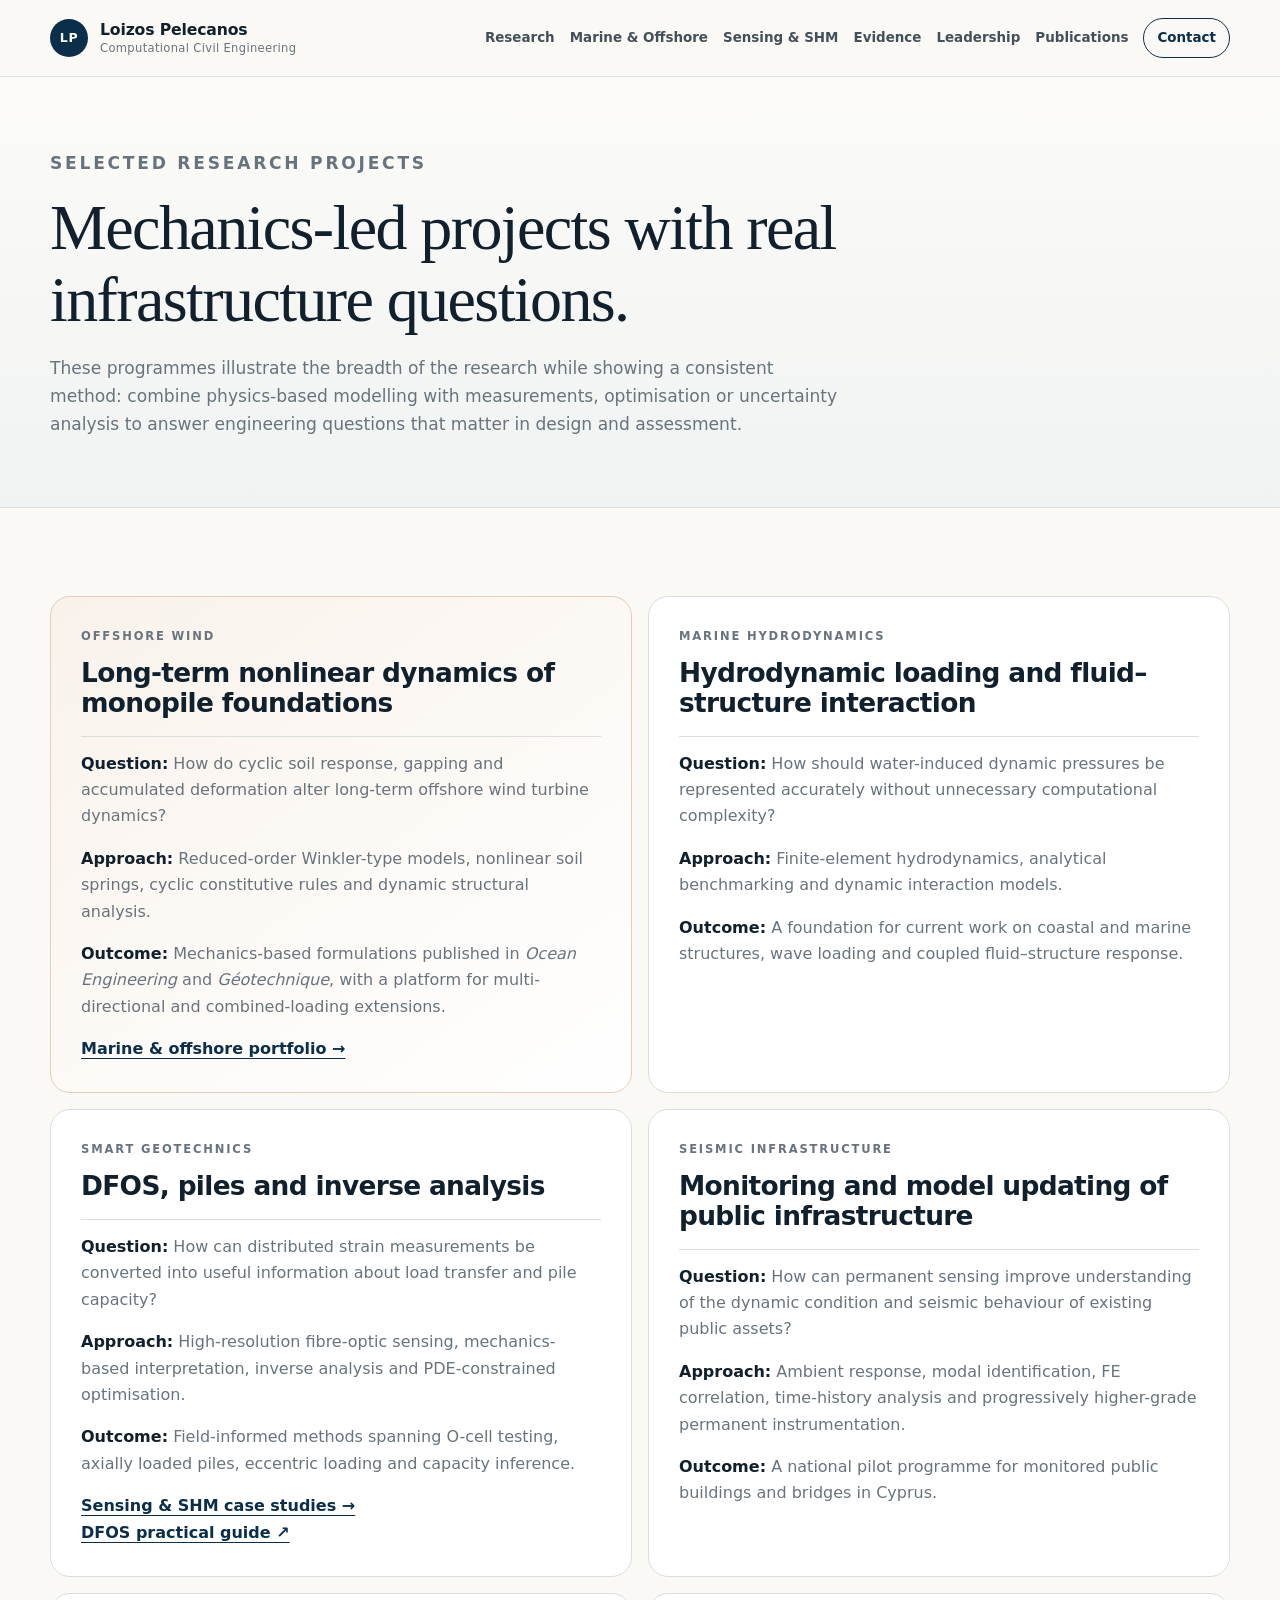
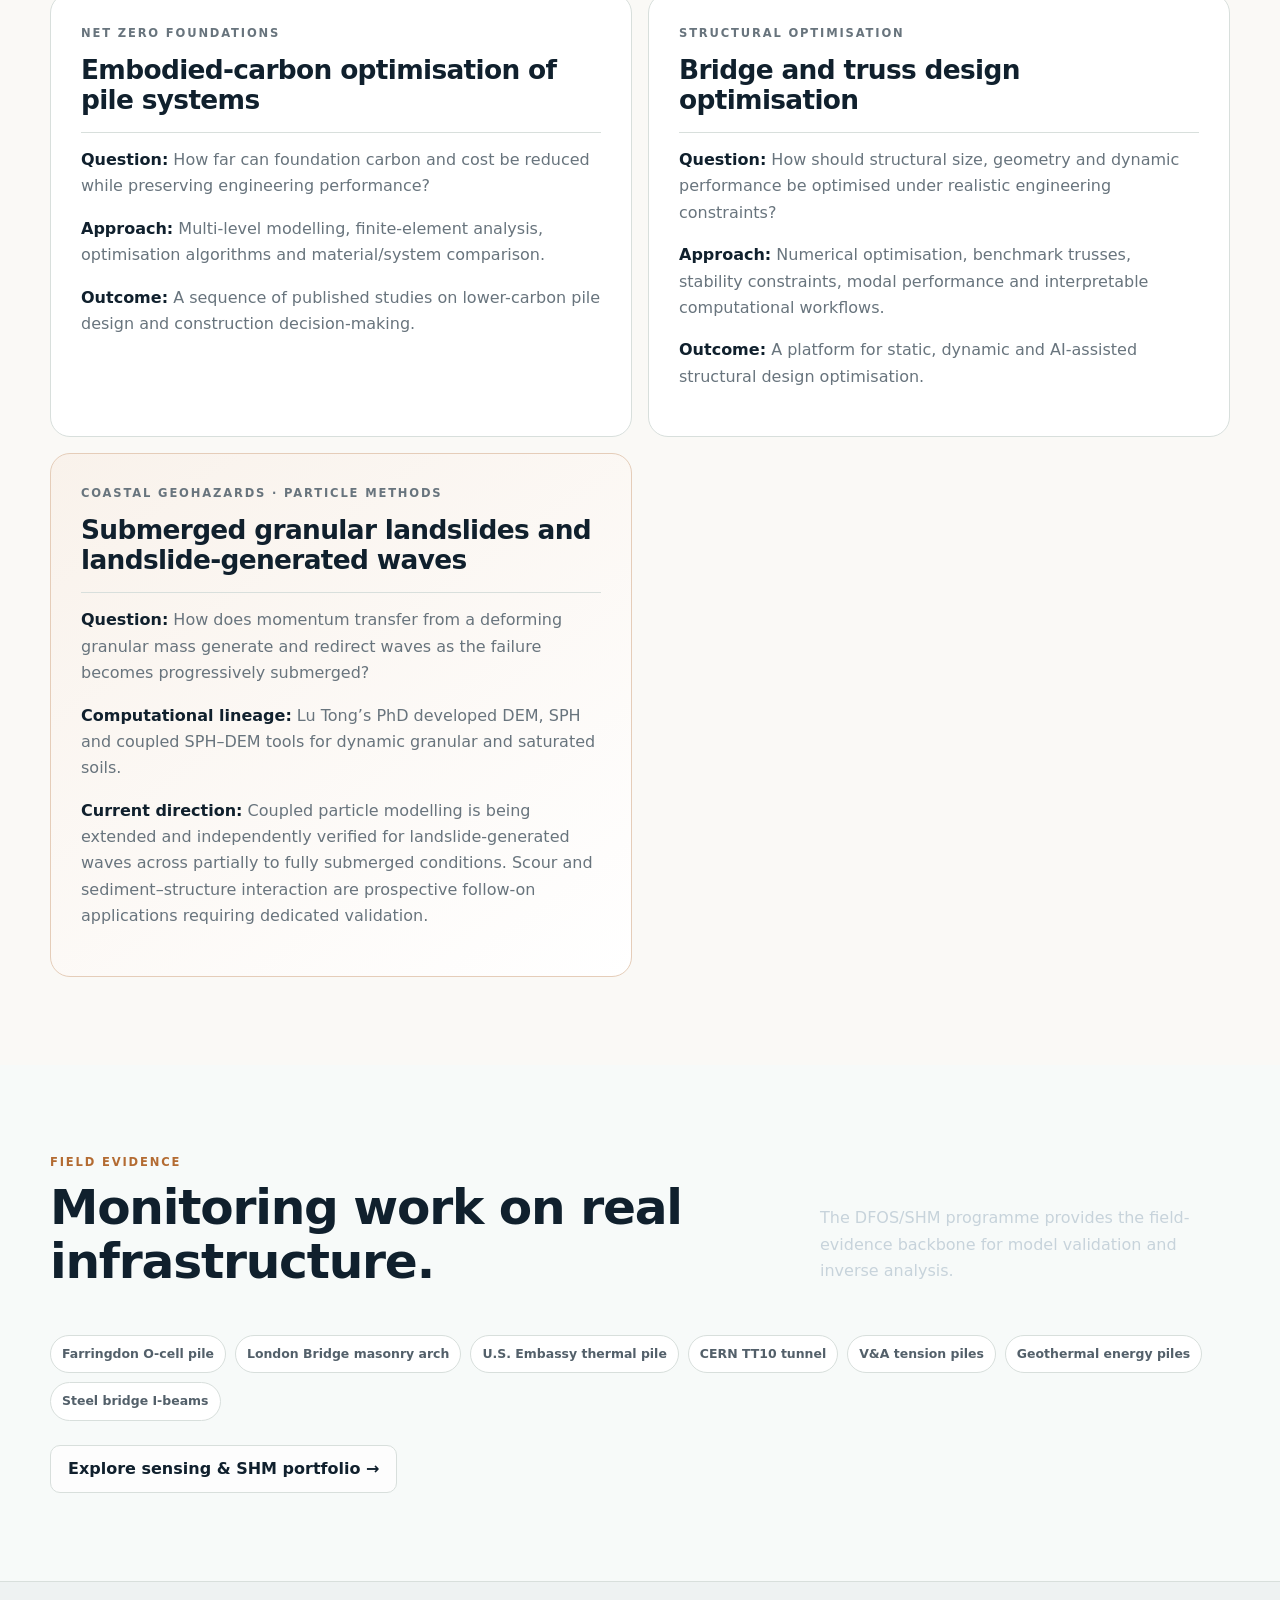
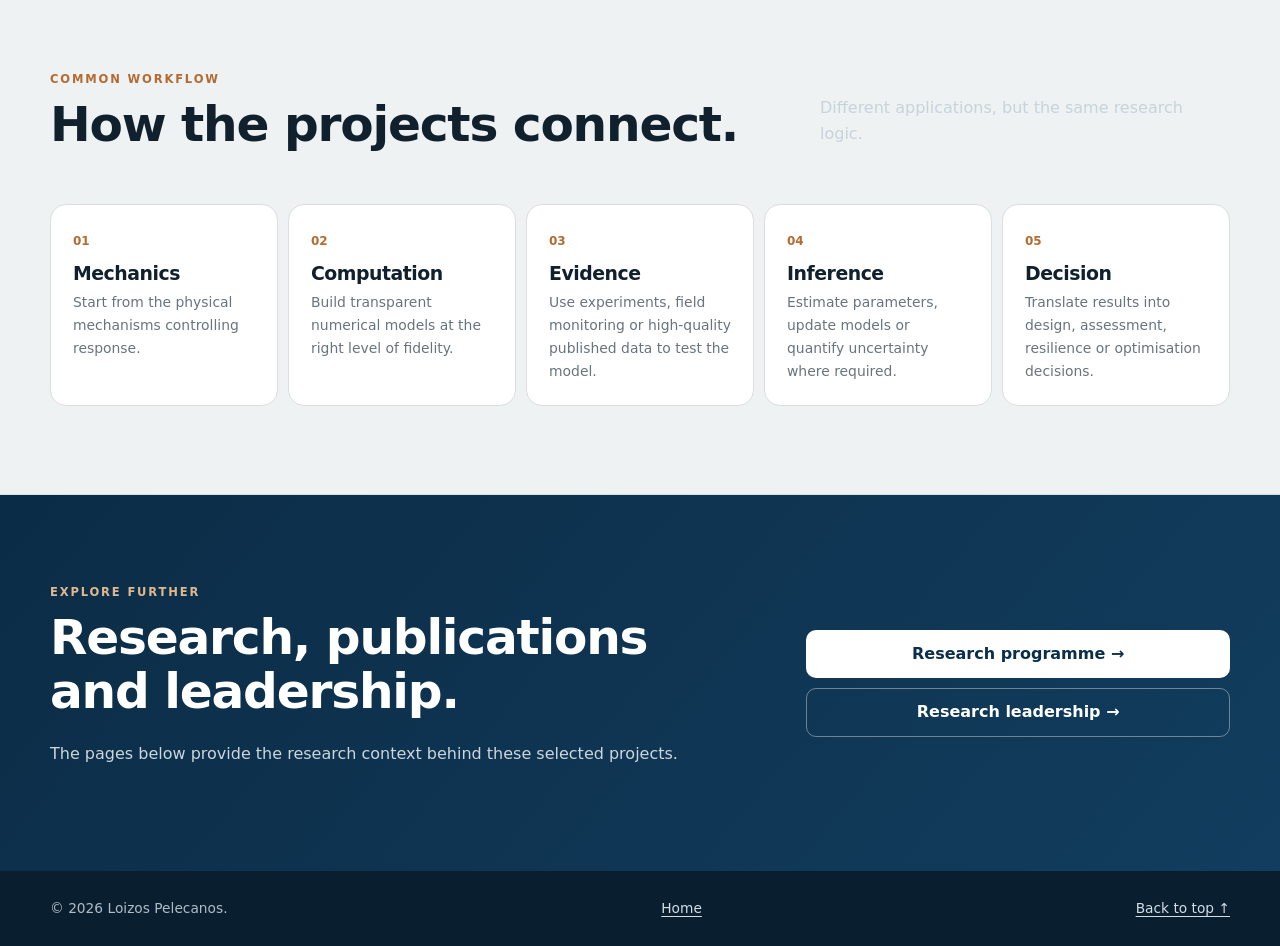
<file: projects.html>
<!DOCTYPE html>

<html lang="en"><head><meta charset="utf-8"/><meta content="width=device-width,initial-scale=1" name="viewport"/><title>Selected Research Projects | Loizos Pelecanos</title><meta content="Selected research projects by Dr Loizos Pelecanos across offshore wind, marine infrastructure, seismic monitoring, fibre-optic sensing, sustainable foundations and optimisation." name="description"/><link href="https://lpelecanos.github.io/projects.html" rel="canonical"/><link href="assets/styles.css" rel="stylesheet"/><link href="assets/favicon.svg" rel="icon" type="image/svg+xml"/></head>
<body><a class="skip-link" href="#main">Skip to content</a><header class="site-header" id="top"><div class="container nav-wrap"><a class="brand" href="index.html"><span class="brand-mark">LP</span><span class="brand-copy"><strong>Loizos Pelecanos</strong><small>Computational Civil Engineering</small></span></a><button aria-controls="site-nav" aria-expanded="false" class="nav-toggle" type="button">Menu</button><nav class="nav" id="site-nav"><a href="research.html">Research</a><a href="marine-offshore.html">Marine &amp; Offshore</a><a href="sensing-shm.html">Sensing &amp; SHM</a><a href="highlights.html">Evidence</a><a href="leadership.html">Leadership</a><a href="publications.html">Publications</a><a class="nav-contact" href="index.html#contact">Contact</a></nav></div></header>
<main id="main">
<section class="page-hero"><div class="container"><p class="eyebrow">Selected research projects</p><h1>Mechanics-led projects with real infrastructure questions.</h1><p>These programmes illustrate the breadth of the research while showing a consistent method: combine physics-based modelling with measurements, optimisation or uncertainty analysis to answer engineering questions that matter in design and assessment.</p></div></section>
<section class="section"><div class="container project-showcase-grid">
<article class="project-showcase marine-showcase"><p class="project-label">Offshore wind</p><h2>Long-term nonlinear dynamics of monopile foundations</h2><p class="project-question"><strong>Question:</strong> How do cyclic soil response, gapping and accumulated deformation alter long-term offshore wind turbine dynamics?</p><p><strong>Approach:</strong> Reduced-order Winkler-type models, nonlinear soil springs, cyclic constitutive rules and dynamic structural analysis.</p><p><strong>Outcome:</strong> Mechanics-based formulations published in <em>Ocean Engineering</em> and <em>Géotechnique</em>, with a platform for multi-directional and combined-loading extensions.</p><a class="text-link" href="marine-offshore.html">Marine &amp; offshore portfolio →</a></article>
<article class="project-showcase"><p class="project-label">Marine hydrodynamics</p><h2>Hydrodynamic loading and fluid–structure interaction</h2><p class="project-question"><strong>Question:</strong> How should water-induced dynamic pressures be represented accurately without unnecessary computational complexity?</p><p><strong>Approach:</strong> Finite-element hydrodynamics, analytical benchmarking and dynamic interaction models.</p><p><strong>Outcome:</strong> A foundation for current work on coastal and marine structures, wave loading and coupled fluid–structure response.</p></article>
<article class="project-showcase"><p class="project-label">Smart geotechnics</p><h2>DFOS, piles and inverse analysis</h2><p class="project-question"><strong>Question:</strong> How can distributed strain measurements be converted into useful information about load transfer and pile capacity?</p><p><strong>Approach:</strong> High-resolution fibre-optic sensing, mechanics-based interpretation, inverse analysis and PDE-constrained optimisation.</p><p><strong>Outcome:</strong> Field-informed methods spanning O-cell testing, axially loaded piles, eccentric loading and capacity inference.</p><a class="text-link" href="sensing-shm.html">Sensing &amp; SHM case studies →</a><br/><a class="text-link" href="https://www.emerald.com/books/book/18977/Distributed-Fibre-Optic-Strain-Sensing-for" rel="noopener" target="_blank">DFOS practical guide ↗</a></article>
<article class="project-showcase"><p class="project-label">Seismic infrastructure</p><h2>Monitoring and model updating of public infrastructure</h2><p class="project-question"><strong>Question:</strong> How can permanent sensing improve understanding of the dynamic condition and seismic behaviour of existing public assets?</p><p><strong>Approach:</strong> Ambient response, modal identification, FE correlation, time-history analysis and progressively higher-grade permanent instrumentation.</p><p><strong>Outcome:</strong> A national pilot programme for monitored public buildings and bridges in Cyprus.</p></article>
<article class="project-showcase"><p class="project-label">Net zero foundations</p><h2>Embodied-carbon optimisation of pile systems</h2><p class="project-question"><strong>Question:</strong> How far can foundation carbon and cost be reduced while preserving engineering performance?</p><p><strong>Approach:</strong> Multi-level modelling, finite-element analysis, optimisation algorithms and material/system comparison.</p><p><strong>Outcome:</strong> A sequence of published studies on lower-carbon pile design and construction decision-making.</p></article>
<article class="project-showcase"><p class="project-label">Structural optimisation</p><h2>Bridge and truss design optimisation</h2><p class="project-question"><strong>Question:</strong> How should structural size, geometry and dynamic performance be optimised under realistic engineering constraints?</p><p><strong>Approach:</strong> Numerical optimisation, benchmark trusses, stability constraints, modal performance and interpretable computational workflows.</p><p><strong>Outcome:</strong> A platform for static, dynamic and AI-assisted structural design optimisation.</p></article>
<article class="project-showcase marine-showcase"><p class="project-label">Coastal geohazards · particle methods</p><h2>Submerged granular landslides and landslide-generated waves</h2><p class="project-question"><strong>Question:</strong> How does momentum transfer from a deforming granular mass generate and redirect waves as the failure becomes progressively submerged?</p><p><strong>Computational lineage:</strong> Lu Tong’s PhD developed DEM, SPH and coupled SPH–DEM tools for dynamic granular and saturated soils.</p><p><strong>Current direction:</strong> Coupled particle modelling is being extended and independently verified for landslide-generated waves across partially to fully submerged conditions. Scour and sediment–structure interaction are prospective follow-on applications requiring dedicated validation.</p></article></div></section>
<section class="section field-evidence-section"><div class="container"><div class="section-heading-row"><div><p class="section-kicker">Field evidence</p><h2>Monitoring work on real infrastructure.</h2></div><p class="section-lead">The DFOS/SHM programme provides the field-evidence backbone for model validation and inverse analysis.</p></div><div class="evidence-line"><span>Farringdon O-cell pile</span><span>London Bridge masonry arch</span><span>U.S. Embassy thermal pile</span><span>CERN TT10 tunnel</span><span>V&amp;A tension piles</span><span>Geothermal energy piles</span><span>Steel bridge I-beams</span></div><a class="button secondary" href="sensing-shm.html">Explore sensing &amp; SHM portfolio →</a></div></section>
<section class="section soft-section"><div class="container"><div class="section-heading-row"><div><p class="section-kicker">Common workflow</p><h2>How the projects connect.</h2></div><p class="section-lead">Different applications, but the same research logic.</p></div><div class="workflow-grid"><article><span>01</span><h3>Mechanics</h3><p>Start from the physical mechanisms controlling response.</p></article><article><span>02</span><h3>Computation</h3><p>Build transparent numerical models at the right level of fidelity.</p></article><article><span>03</span><h3>Evidence</h3><p>Use experiments, field monitoring or high-quality published data to test the model.</p></article><article><span>04</span><h3>Inference</h3><p>Estimate parameters, update models or quantify uncertainty where required.</p></article><article><span>05</span><h3>Decision</h3><p>Translate results into design, assessment, resilience or optimisation decisions.</p></article></div></div></section>
<section class="section contact"><div class="container contact-grid"><div><p class="section-kicker">Explore further</p><h2>Research, publications and leadership.</h2><p>The pages below provide the research context behind these selected projects.</p></div><div class="contact-actions"><a class="button light-button" href="research.html">Research programme →</a><a class="button outline-light" href="leadership.html">Research leadership →</a></div></div></section>
</main><footer class="site-footer"><div class="container footer-wrap"><p>© <span id="year"></span> Loizos Pelecanos.</p><a href="index.html">Home</a><a href="#top">Back to top ↑</a></div></footer><script src="assets/script.js"></script></body></html>
</file>
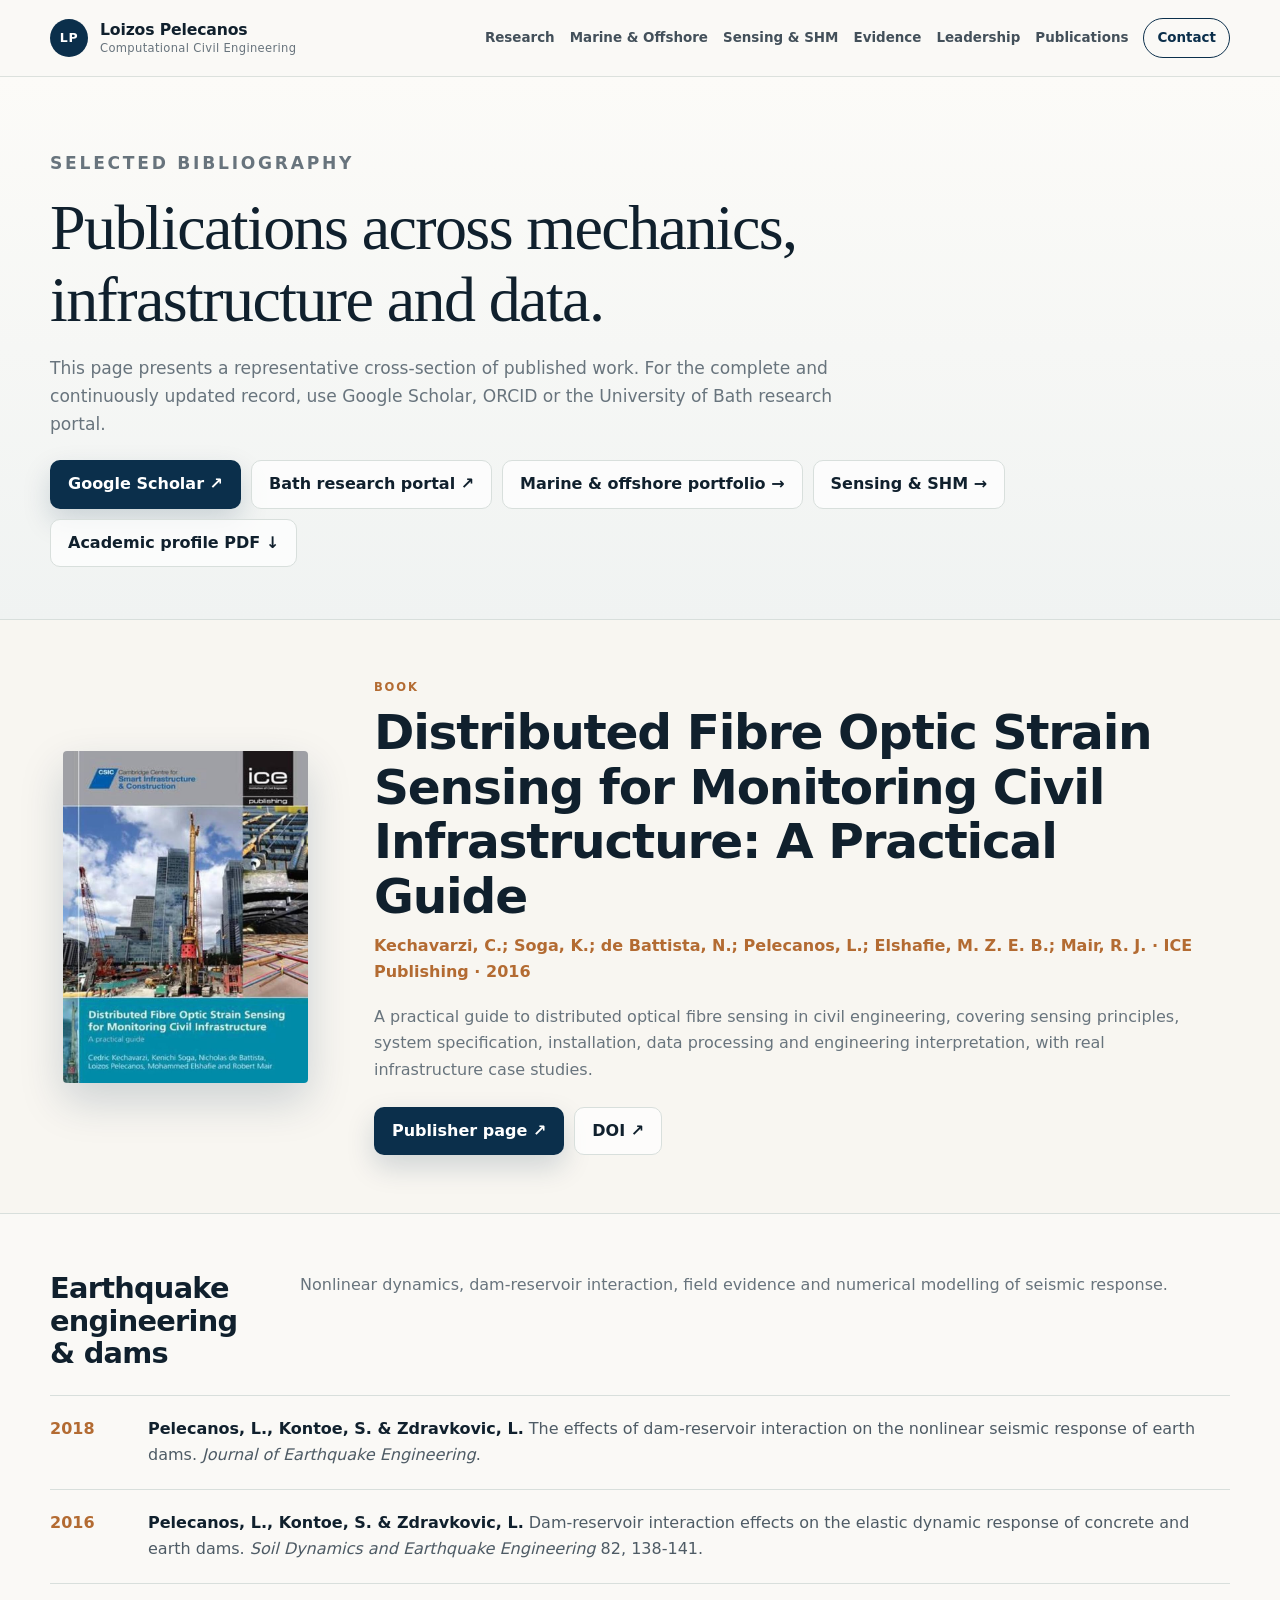
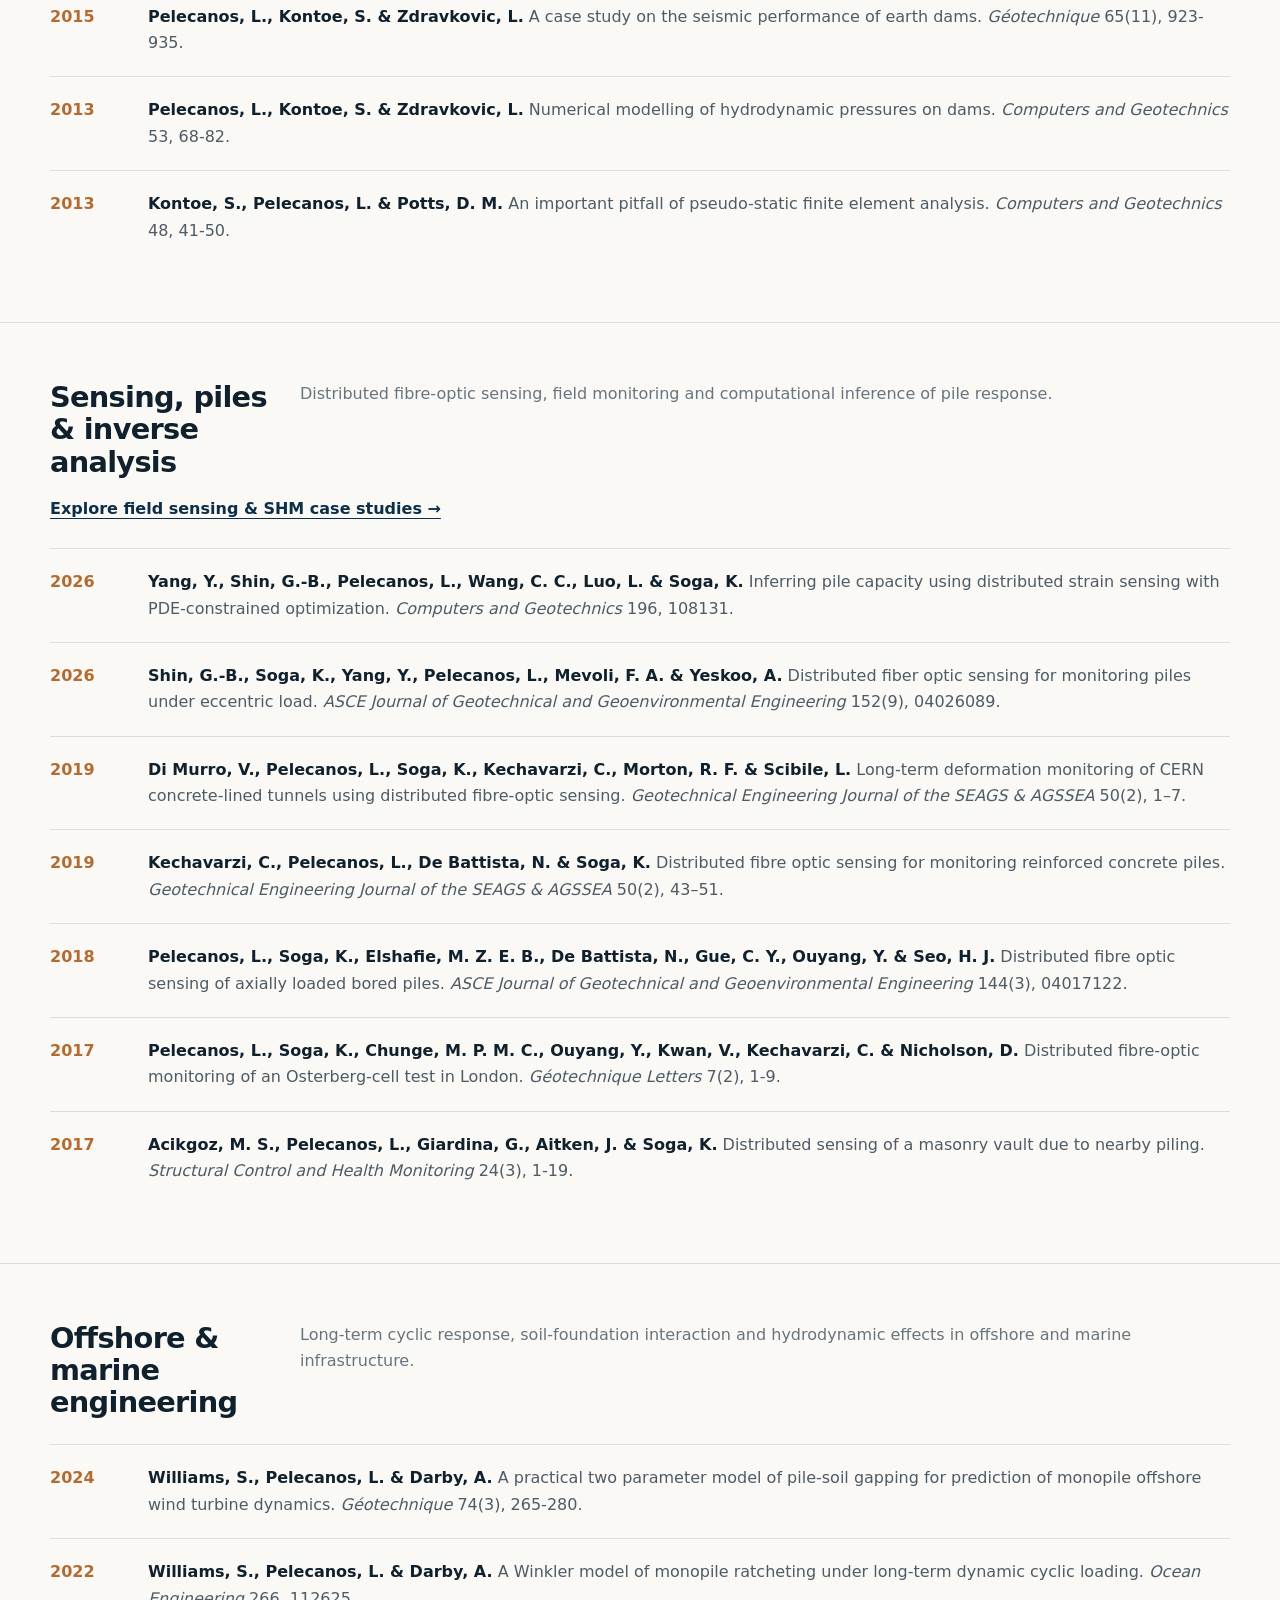
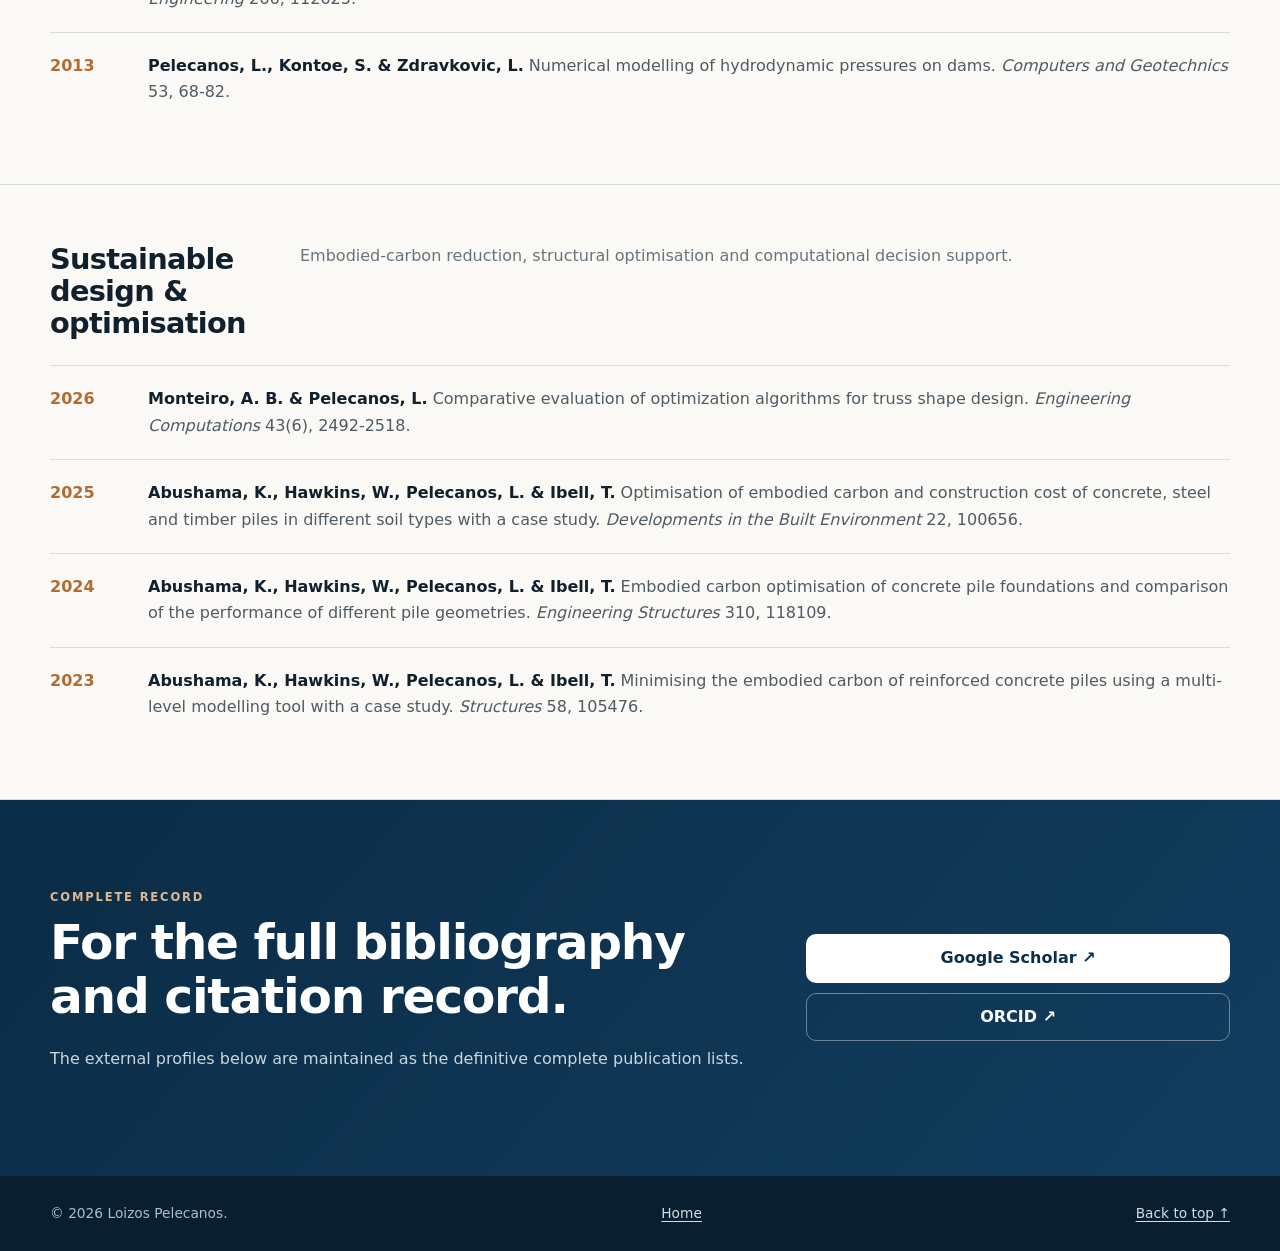
<file: publications.html>
<!DOCTYPE html>
<html lang="en"><head><meta charset="utf-8"/><meta content="width=device-width,initial-scale=1" name="viewport"/><title>Selected Publications | Loizos Pelecanos</title><meta content="Selected publications by Dr Loizos Pelecanos across computational geotechnics, earthquake engineering, sensing, offshore engineering, sustainability and optimisation." name="description"/><link href="https://lpelecanos.github.io/publications.html" rel="canonical"/><link href="assets/styles.css" rel="stylesheet"/><link href="assets/favicon.svg" rel="icon" type="image/svg+xml"/></head><body><a class="skip-link" href="#main">Skip to content</a><header class="site-header" id="top"><div class="container nav-wrap"><a class="brand" href="index.html"><span class="brand-mark">LP</span><span class="brand-copy"><strong>Loizos Pelecanos</strong><small>Computational Civil Engineering</small></span></a><button aria-controls="site-nav" aria-expanded="false" class="nav-toggle" type="button">Menu</button><nav class="nav" id="site-nav"><a href="research.html">Research</a><a href="marine-offshore.html">Marine &amp; Offshore</a><a href="sensing-shm.html">Sensing &amp; SHM</a><a href="highlights.html">Evidence</a><a href="leadership.html">Leadership</a><a href="publications.html">Publications</a><a class="nav-contact" href="index.html#contact">Contact</a></nav></div></header><main id="main"><section class="page-hero"><div class="container"><p class="eyebrow">Selected bibliography</p><h1>Publications across mechanics, infrastructure and data.</h1><p>This page presents a representative cross-section of published work. For the complete and continuously updated record, use Google Scholar, ORCID or the University of Bath research portal.</p><div class="page-tools"><a class="button primary" href="https://scholar.google.com/citations?user=rxJERUEAAAAJ&amp;hl=en" rel="noopener" target="_blank">Google Scholar ↗</a><a class="button secondary" href="https://researchportal.bath.ac.uk/en/persons/loizos-pelecanos/" rel="noopener" target="_blank">Bath research portal ↗</a><a class="button secondary" href="marine-offshore.html">Marine &amp; offshore portfolio →</a><a class="button secondary" href="sensing-shm.html">Sensing &amp; SHM →</a><a class="button secondary" href="assets/loizos-pelecanos-academic-profile.pdf">Academic profile PDF ↓</a></div></div></section>
<section class="category-block book-publication"><div class="container book-feature"><div class="book-cover-wrap"><img alt="Cover of Distributed Fibre Optic Strain Sensing for Monitoring Civil Infrastructure: A Practical Guide" class="book-cover" src="assets/dfos-practical-guide.jpg"/></div><div class="book-copy"><p class="section-kicker">Book</p><h2>Distributed Fibre Optic Strain Sensing for Monitoring Civil Infrastructure: A Practical Guide</h2><p class="book-subtitle">Kechavarzi, C.; Soga, K.; de Battista, N.; Pelecanos, L.; Elshafie, M. Z. E. B.; Mair, R. J. · ICE Publishing · 2016</p><p>A practical guide to distributed optical fibre sensing in civil engineering, covering sensing principles, system specification, installation, data processing and engineering interpretation, with real infrastructure case studies.</p><div class="book-actions"><a class="button primary" href="https://www.emerald.com/books/book/18977/Distributed-Fibre-Optic-Strain-Sensing-for" rel="noopener" target="_blank">Publisher page ↗</a><a class="button secondary" href="https://doi.org/10.1680/dfossmci.60555" rel="noopener" target="_blank">DOI ↗</a></div></div></div></section>
<section class="category-block"><div class="container"><div class="category-head"><h2>Earthquake engineering &amp; dams</h2><p>Nonlinear dynamics, dam-reservoir interaction, field evidence and numerical modelling of seismic response.</p></div><div class="bibliography"><div class="bib-item"><span class="year">2018</span><p><strong>Pelecanos, L., Kontoe, S. &amp; Zdravkovic, L.</strong> The effects of dam-reservoir interaction on the nonlinear seismic response of earth dams. <em>Journal of Earthquake Engineering</em>.</p></div><div class="bib-item"><span class="year">2016</span><p><strong>Pelecanos, L., Kontoe, S. &amp; Zdravkovic, L.</strong> Dam-reservoir interaction effects on the elastic dynamic response of concrete and earth dams. <em>Soil Dynamics and Earthquake Engineering</em> 82, 138-141.</p></div><div class="bib-item"><span class="year">2015</span><p><strong>Pelecanos, L., Kontoe, S. &amp; Zdravkovic, L.</strong> A case study on the seismic performance of earth dams. <em>Géotechnique</em> 65(11), 923-935.</p></div><div class="bib-item"><span class="year">2013</span><p><strong>Pelecanos, L., Kontoe, S. &amp; Zdravkovic, L.</strong> Numerical modelling of hydrodynamic pressures on dams. <em>Computers and Geotechnics</em> 53, 68-82.</p></div><div class="bib-item"><span class="year">2013</span><p><strong>Kontoe, S., Pelecanos, L. &amp; Potts, D. M.</strong> An important pitfall of pseudo-static finite element analysis. <em>Computers and Geotechnics</em> 48, 41-50.</p></div></div></div></section>
<section class="category-block"><div class="container"><div class="category-head"><h2>Sensing, piles &amp; inverse analysis</h2><p>Distributed fibre-optic sensing, field monitoring and computational inference of pile response.</p></div><div class="category-cta"><a class="text-link" href="sensing-shm.html">Explore field sensing &amp; SHM case studies →</a></div><div class="bibliography"><div class="bib-item"><span class="year">2026</span><p><strong>Yang, Y., Shin, G.-B., Pelecanos, L., Wang, C. C., Luo, L. &amp; Soga, K.</strong> Inferring pile capacity using distributed strain sensing with PDE-constrained optimization. <em>Computers and Geotechnics</em> 196, 108131.</p></div><div class="bib-item"><span class="year">2026</span><p><strong>Shin, G.-B., Soga, K., Yang, Y., Pelecanos, L., Mevoli, F. A. &amp; Yeskoo, A.</strong> Distributed fiber optic sensing for monitoring piles under eccentric load. <em>ASCE Journal of Geotechnical and Geoenvironmental Engineering</em> 152(9), 04026089.</p></div><div class="bib-item"><span class="year">2019</span><p><strong>Di Murro, V., Pelecanos, L., Soga, K., Kechavarzi, C., Morton, R. F. &amp; Scibile, L.</strong> Long-term deformation monitoring of CERN concrete-lined tunnels using distributed fibre-optic sensing. <em>Geotechnical Engineering Journal of the SEAGS &amp; AGSSEA</em> 50(2), 1–7.</p></div><div class="bib-item"><span class="year">2019</span><p><strong>Kechavarzi, C., Pelecanos, L., De Battista, N. &amp; Soga, K.</strong> Distributed fibre optic sensing for monitoring reinforced concrete piles. <em>Geotechnical Engineering Journal of the SEAGS &amp; AGSSEA</em> 50(2), 43–51.</p></div><div class="bib-item"><span class="year">2018</span><p><strong>Pelecanos, L., Soga, K., Elshafie, M. Z. E. B., De Battista, N., Gue, C. Y., Ouyang, Y. &amp; Seo, H. J.</strong> Distributed fibre optic sensing of axially loaded bored piles. <em>ASCE Journal of Geotechnical and Geoenvironmental Engineering</em> 144(3), 04017122.</p></div><div class="bib-item"><span class="year">2017</span><p><strong>Pelecanos, L., Soga, K., Chunge, M. P. M. C., Ouyang, Y., Kwan, V., Kechavarzi, C. &amp; Nicholson, D.</strong> Distributed fibre-optic monitoring of an Osterberg-cell test in London. <em>Géotechnique Letters</em> 7(2), 1-9.</p></div><div class="bib-item"><span class="year">2017</span><p><strong>Acikgoz, M. S., Pelecanos, L., Giardina, G., Aitken, J. &amp; Soga, K.</strong> Distributed sensing of a masonry vault due to nearby piling. <em>Structural Control and Health Monitoring</em> 24(3), 1-19.</p></div></div></div></section>
<section class="category-block"><div class="container"><div class="category-head"><h2>Offshore &amp; marine engineering</h2><p>Long-term cyclic response, soil-foundation interaction and hydrodynamic effects in offshore and marine infrastructure.</p></div><div class="bibliography"><div class="bib-item"><span class="year">2024</span><p><strong>Williams, S., Pelecanos, L. &amp; Darby, A.</strong> A practical two parameter model of pile-soil gapping for prediction of monopile offshore wind turbine dynamics. <em>Géotechnique</em> 74(3), 265-280.</p></div><div class="bib-item"><span class="year">2022</span><p><strong>Williams, S., Pelecanos, L. &amp; Darby, A.</strong> A Winkler model of monopile ratcheting under long-term dynamic cyclic loading. <em>Ocean Engineering</em> 266, 112625.</p></div><div class="bib-item"><span class="year">2013</span><p><strong>Pelecanos, L., Kontoe, S. &amp; Zdravkovic, L.</strong> Numerical modelling of hydrodynamic pressures on dams. <em>Computers and Geotechnics</em> 53, 68-82.</p></div></div></div></section>
<section class="category-block"><div class="container"><div class="category-head"><h2>Sustainable design &amp; optimisation</h2><p>Embodied-carbon reduction, structural optimisation and computational decision support.</p></div><div class="bibliography"><div class="bib-item"><span class="year">2026</span><p><strong>Monteiro, A. B. &amp; Pelecanos, L.</strong> Comparative evaluation of optimization algorithms for truss shape design. <em>Engineering Computations</em> 43(6), 2492-2518.</p></div><div class="bib-item"><span class="year">2025</span><p><strong>Abushama, K., Hawkins, W., Pelecanos, L. &amp; Ibell, T.</strong> Optimisation of embodied carbon and construction cost of concrete, steel and timber piles in different soil types with a case study. <em>Developments in the Built Environment</em> 22, 100656.</p></div><div class="bib-item"><span class="year">2024</span><p><strong>Abushama, K., Hawkins, W., Pelecanos, L. &amp; Ibell, T.</strong> Embodied carbon optimisation of concrete pile foundations and comparison of the performance of different pile geometries. <em>Engineering Structures</em> 310, 118109.</p></div><div class="bib-item"><span class="year">2023</span><p><strong>Abushama, K., Hawkins, W., Pelecanos, L. &amp; Ibell, T.</strong> Minimising the embodied carbon of reinforced concrete piles using a multi-level modelling tool with a case study. <em>Structures</em> 58, 105476.</p></div></div></div></section>
<section class="section contact"><div class="container contact-grid"><div><p class="section-kicker">Complete record</p><h2>For the full bibliography and citation record.</h2><p>The external profiles below are maintained as the definitive complete publication lists.</p></div><div class="contact-actions"><a class="button light-button" href="https://scholar.google.com/citations?user=rxJERUEAAAAJ&amp;hl=en" rel="noopener" target="_blank">Google Scholar ↗</a><a class="button outline-light" href="https://orcid.org/0000-0001-6183-1439" rel="noopener" target="_blank">ORCID ↗</a></div></div></section></main><footer class="site-footer"><div class="container footer-wrap"><p>© <span id="year"></span> Loizos Pelecanos.</p><a href="index.html">Home</a><a href="#top">Back to top ↑</a></div></footer><script src="assets/script.js"></script></body></html>
</file>
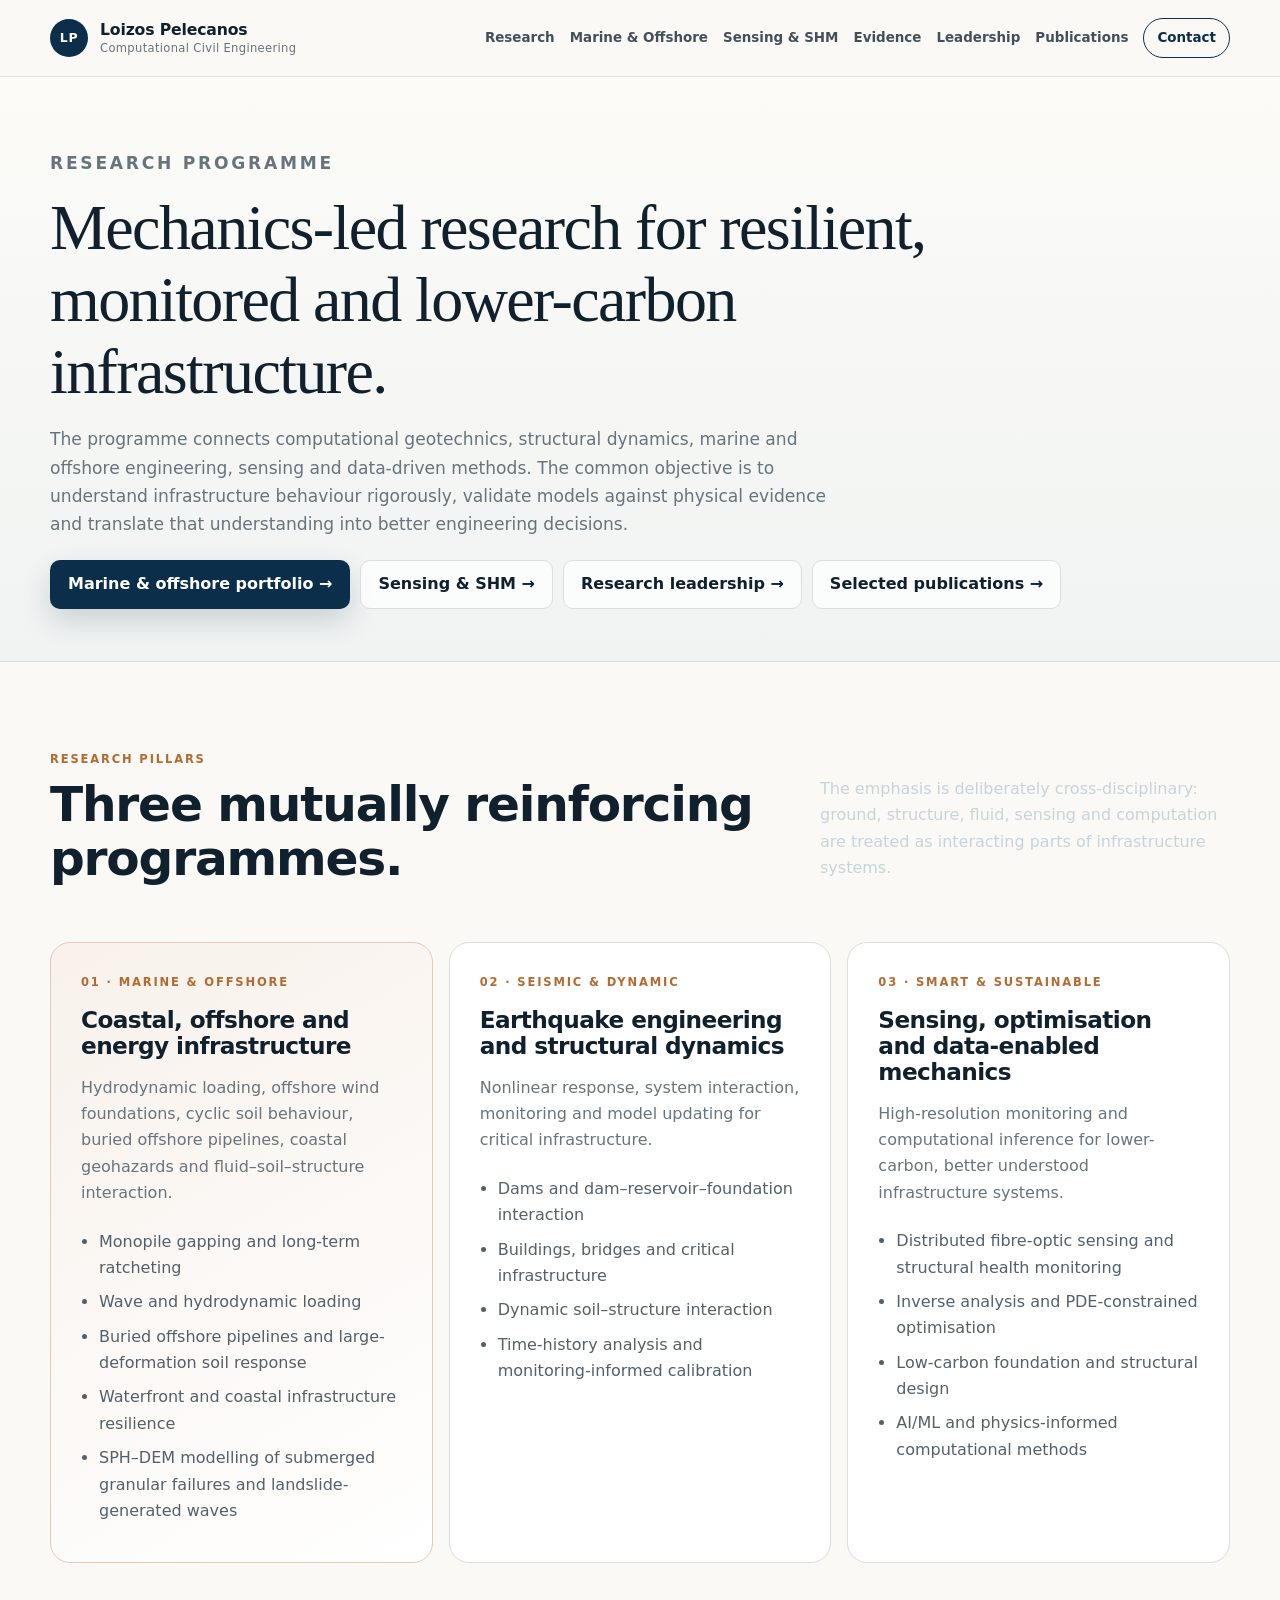
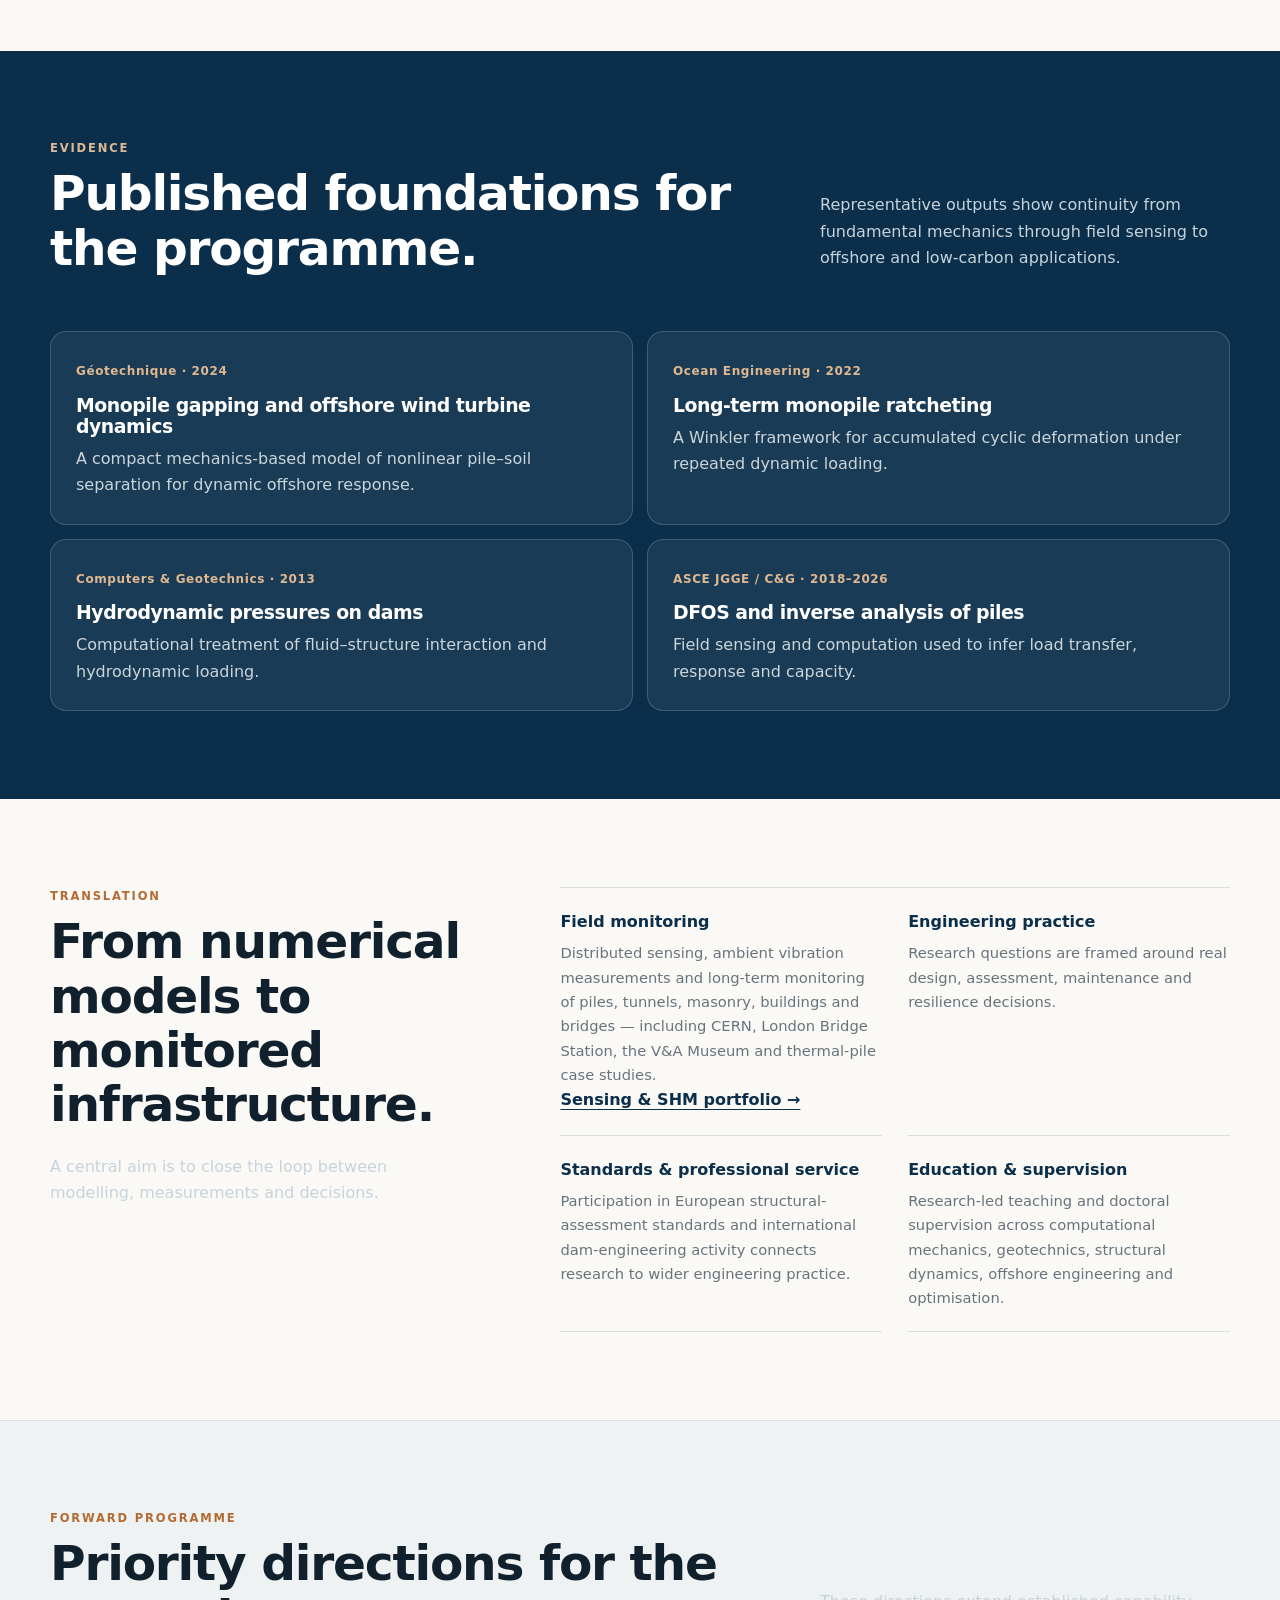
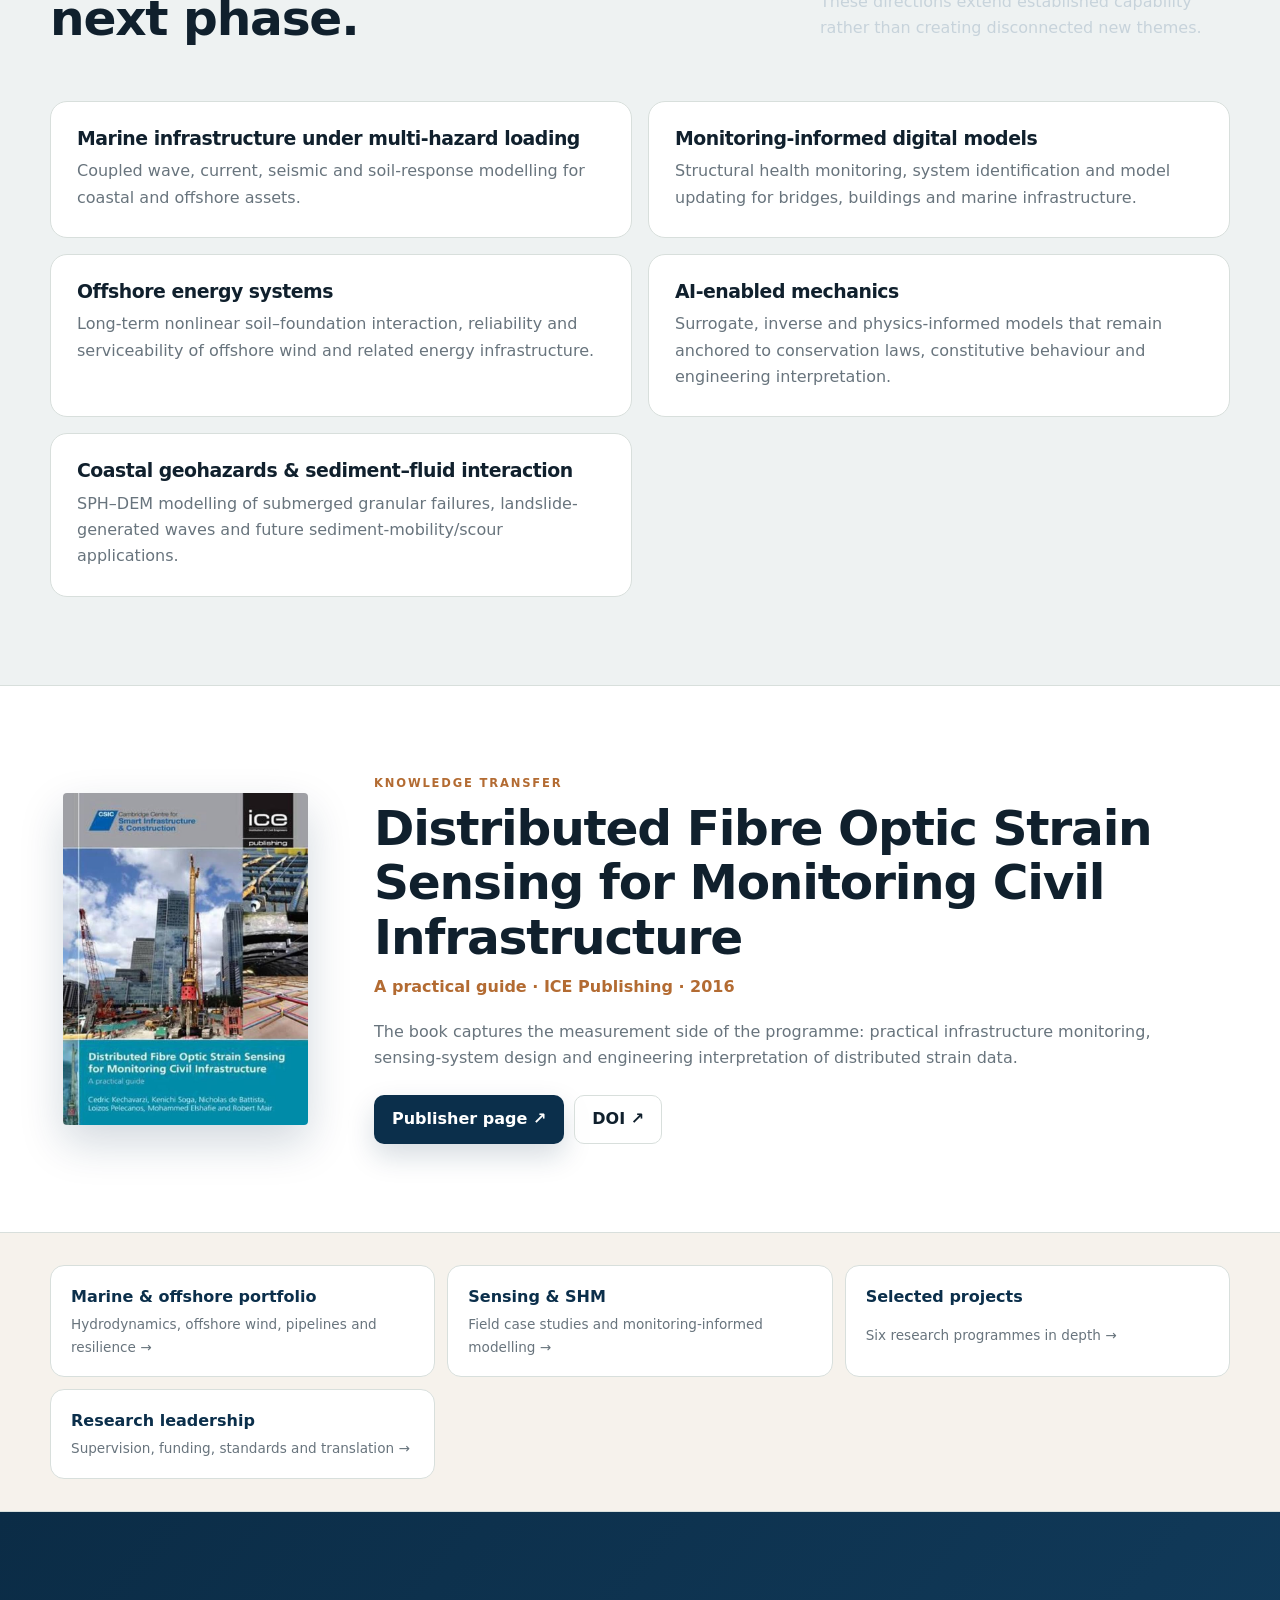
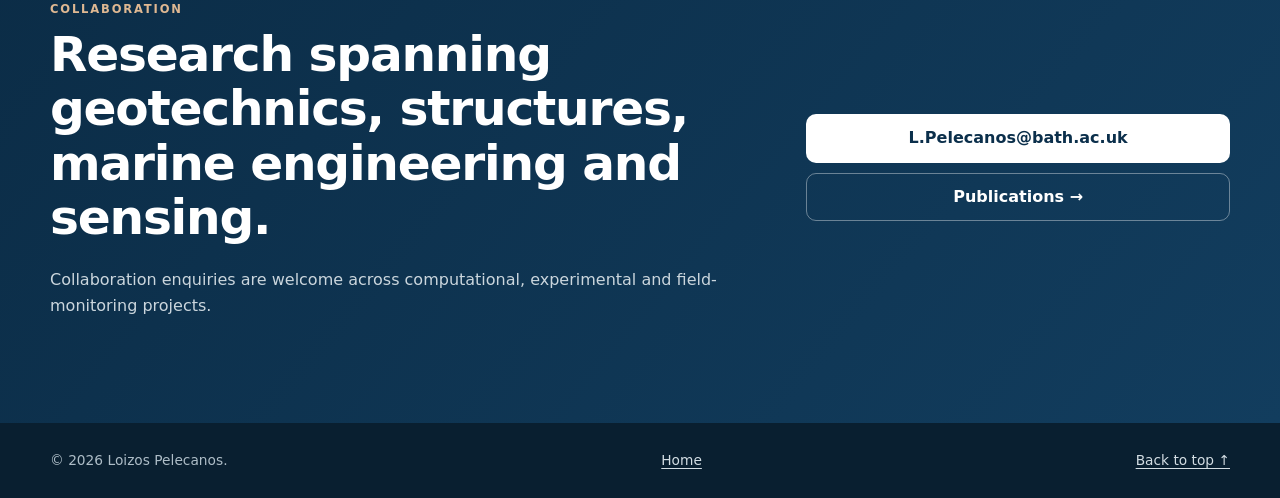
<file: research.html>
<!DOCTYPE html>

<html lang="en"><head><meta charset="utf-8"/><meta content="width=device-width,initial-scale=1" name="viewport"/><title>Research Programme | Loizos Pelecanos</title><meta content="Research programme of Dr Loizos Pelecanos across marine and offshore infrastructure, computational geotechnics, earthquake engineering, structural dynamics, sensing, optimisation and AI." name="description"/><link href="https://lpelecanos.github.io/research.html" rel="canonical"/><link href="assets/styles.css" rel="stylesheet"/><link href="assets/favicon.svg" rel="icon" type="image/svg+xml"/></head>
<body><a class="skip-link" href="#main">Skip to content</a><header class="site-header" id="top"><div class="container nav-wrap"><a class="brand" href="index.html"><span class="brand-mark">LP</span><span class="brand-copy"><strong>Loizos Pelecanos</strong><small>Computational Civil Engineering</small></span></a><button aria-controls="site-nav" aria-expanded="false" class="nav-toggle" type="button">Menu</button><nav class="nav" id="site-nav"><a href="research.html">Research</a><a href="marine-offshore.html">Marine &amp; Offshore</a><a href="sensing-shm.html">Sensing &amp; SHM</a><a href="highlights.html">Evidence</a><a href="leadership.html">Leadership</a><a href="publications.html">Publications</a><a class="nav-contact" href="index.html#contact">Contact</a></nav></div></header>
<main id="main"><section class="page-hero research-page-hero"><div class="container"><p class="eyebrow">Research programme</p><h1>Mechanics-led research for resilient, monitored and lower-carbon infrastructure.</h1><p>The programme connects computational geotechnics, structural dynamics, marine and offshore engineering, sensing and data-driven methods. The common objective is to understand infrastructure behaviour rigorously, validate models against physical evidence and translate that understanding into better engineering decisions.</p><div class="page-tools"><a class="button primary" href="marine-offshore.html">Marine &amp; offshore portfolio →</a><a class="button secondary" href="sensing-shm.html">Sensing &amp; SHM →</a><a class="button secondary" href="leadership.html">Research leadership →</a><a class="button secondary" href="publications.html">Selected publications →</a></div></div></section>
<section class="section"><div class="container"><div class="section-heading-row"><div><p class="section-kicker">Research pillars</p><h2>Three mutually reinforcing programmes.</h2></div><p class="section-lead">The emphasis is deliberately cross-disciplinary: ground, structure, fluid, sensing and computation are treated as interacting parts of infrastructure systems.</p></div><div class="pillar-grid"><article class="pillar-card marine"><p class="project-label">01 · Marine &amp; offshore</p><h3>Coastal, offshore and energy infrastructure</h3><p>Hydrodynamic loading, offshore wind foundations, cyclic soil behaviour, buried offshore pipelines, coastal geohazards and fluid–soil–structure interaction.</p><ul><li>Monopile gapping and long-term ratcheting</li><li>Wave and hydrodynamic loading</li><li>Buried offshore pipelines and large-deformation soil response</li><li>Waterfront and coastal infrastructure resilience</li><li>SPH–DEM modelling of submerged granular failures and landslide-generated waves</li></ul></article><article class="pillar-card"><p class="project-label">02 · Seismic &amp; dynamic</p><h3>Earthquake engineering and structural dynamics</h3><p>Nonlinear response, system interaction, monitoring and model updating for critical infrastructure.</p><ul><li>Dams and dam–reservoir–foundation interaction</li><li>Buildings, bridges and critical infrastructure</li><li>Dynamic soil–structure interaction</li><li>Time-history analysis and monitoring-informed calibration</li></ul></article><article class="pillar-card"><p class="project-label">03 · Smart &amp; sustainable</p><h3>Sensing, optimisation and data-enabled mechanics</h3><p>High-resolution monitoring and computational inference for lower-carbon, better understood infrastructure systems.</p><ul><li>Distributed fibre-optic sensing and structural health monitoring</li><li>Inverse analysis and PDE-constrained optimisation</li><li>Low-carbon foundation and structural design</li><li>AI/ML and physics-informed computational methods</li></ul></article></div></div></section>
<section class="section dark-section"><div class="container"><div class="section-heading-row light"><div><p class="section-kicker">Evidence</p><h2>Published foundations for the programme.</h2></div><p class="section-lead">Representative outputs show continuity from fundamental mechanics through field sensing to offshore and low-carbon applications.</p></div><div class="evidence-grid"><article><span>Géotechnique · 2024</span><h3>Monopile gapping and offshore wind turbine dynamics</h3><p>A compact mechanics-based model of nonlinear pile–soil separation for dynamic offshore response.</p></article><article><span>Ocean Engineering · 2022</span><h3>Long-term monopile ratcheting</h3><p>A Winkler framework for accumulated cyclic deformation under repeated dynamic loading.</p></article><article><span>Computers &amp; Geotechnics · 2013</span><h3>Hydrodynamic pressures on dams</h3><p>Computational treatment of fluid–structure interaction and hydrodynamic loading.</p></article><article><span>ASCE JGGE / C&amp;G · 2018–2026</span><h3>DFOS and inverse analysis of piles</h3><p>Field sensing and computation used to infer load transfer, response and capacity.</p></article></div></div></section>
<section class="section"><div class="container translation-grid"><div><p class="section-kicker">Translation</p><h2>From numerical models to monitored infrastructure.</h2><p class="section-lead">A central aim is to close the loop between modelling, measurements and decisions.</p></div><div class="translation-list"><article><strong>Field monitoring</strong><p>Distributed sensing, ambient vibration measurements and long-term monitoring of piles, tunnels, masonry, buildings and bridges — including CERN, London Bridge Station, the V&amp;A Museum and thermal-pile case studies.</p><a class="text-link" href="sensing-shm.html">Sensing &amp; SHM portfolio →</a></article><article><strong>Engineering practice</strong><p>Research questions are framed around real design, assessment, maintenance and resilience decisions.</p></article><article><strong>Standards &amp; professional service</strong><p>Participation in European structural-assessment standards and international dam-engineering activity connects research to wider engineering practice.</p></article><article><strong>Education &amp; supervision</strong><p>Research-led teaching and doctoral supervision across computational mechanics, geotechnics, structural dynamics, offshore engineering and optimisation.</p></article></div></div></section>
<section class="section soft-section"><div class="container"><div class="section-heading-row"><div><p class="section-kicker">Forward programme</p><h2>Priority directions for the next phase.</h2></div><p class="section-lead">These directions extend established capability rather than creating disconnected new themes.</p></div><div class="future-grid"><article><h3>Marine infrastructure under multi-hazard loading</h3><p>Coupled wave, current, seismic and soil-response modelling for coastal and offshore assets.</p></article><article><h3>Monitoring-informed digital models</h3><p>Structural health monitoring, system identification and model updating for bridges, buildings and marine infrastructure.</p></article><article><h3>Offshore energy systems</h3><p>Long-term nonlinear soil–foundation interaction, reliability and serviceability of offshore wind and related energy infrastructure.</p></article><article><h3>AI-enabled mechanics</h3><p>Surrogate, inverse and physics-informed models that remain anchored to conservation laws, constitutive behaviour and engineering interpretation.</p></article><article><h3>Coastal geohazards &amp; sediment–fluid interaction</h3><p>SPH–DEM modelling of submerged granular failures, landslide-generated waves and future sediment-mobility/scour applications.</p></article></div></div></section>
<section class="section book-section"><div class="container book-feature"><div class="book-cover-wrap"><img alt="Cover of Distributed Fibre Optic Strain Sensing for Monitoring Civil Infrastructure: A Practical Guide" class="book-cover" src="assets/dfos-practical-guide.jpg"/></div><div class="book-copy"><p class="section-kicker">Knowledge transfer</p><h2>Distributed Fibre Optic Strain Sensing for Monitoring Civil Infrastructure</h2><p class="book-subtitle">A practical guide · ICE Publishing · 2016</p><p>The book captures the measurement side of the programme: practical infrastructure monitoring, sensing-system design and engineering interpretation of distributed strain data.</p><div class="book-actions"><a class="button primary" href="https://www.emerald.com/books/book/18977/Distributed-Fibre-Optic-Strain-Sensing-for" rel="noopener" target="_blank">Publisher page ↗</a><a class="button secondary" href="https://doi.org/10.1680/dfossmci.60555" rel="noopener" target="_blank">DOI ↗</a></div></div></div></section>
<section class="section pathway-band"><div class="container mini-pathways"><a href="marine-offshore.html"><strong>Marine &amp; offshore portfolio</strong><span>Hydrodynamics, offshore wind, pipelines and resilience →</span></a><a href="sensing-shm.html"><strong>Sensing &amp; SHM</strong><span>Field case studies and monitoring-informed modelling →</span></a><a href="projects.html"><strong>Selected projects</strong><span>Six research programmes in depth →</span></a><a href="leadership.html"><strong>Research leadership</strong><span>Supervision, funding, standards and translation →</span></a></div></section><section class="section contact"><div class="container contact-grid"><div><p class="section-kicker">Collaboration</p><h2>Research spanning geotechnics, structures, marine engineering and sensing.</h2><p>Collaboration enquiries are welcome across computational, experimental and field-monitoring projects.</p></div><div class="contact-actions"><a class="button light-button" href="mailto:L.Pelecanos@bath.ac.uk">L.Pelecanos@bath.ac.uk</a><a class="button outline-light" href="publications.html">Publications →</a></div></div></section></main>
<footer class="site-footer"><div class="container footer-wrap"><p>© <span id="year"></span> Loizos Pelecanos.</p><a href="index.html">Home</a><a href="#top">Back to top ↑</a></div></footer><script src="assets/script.js"></script></body></html>
</file>
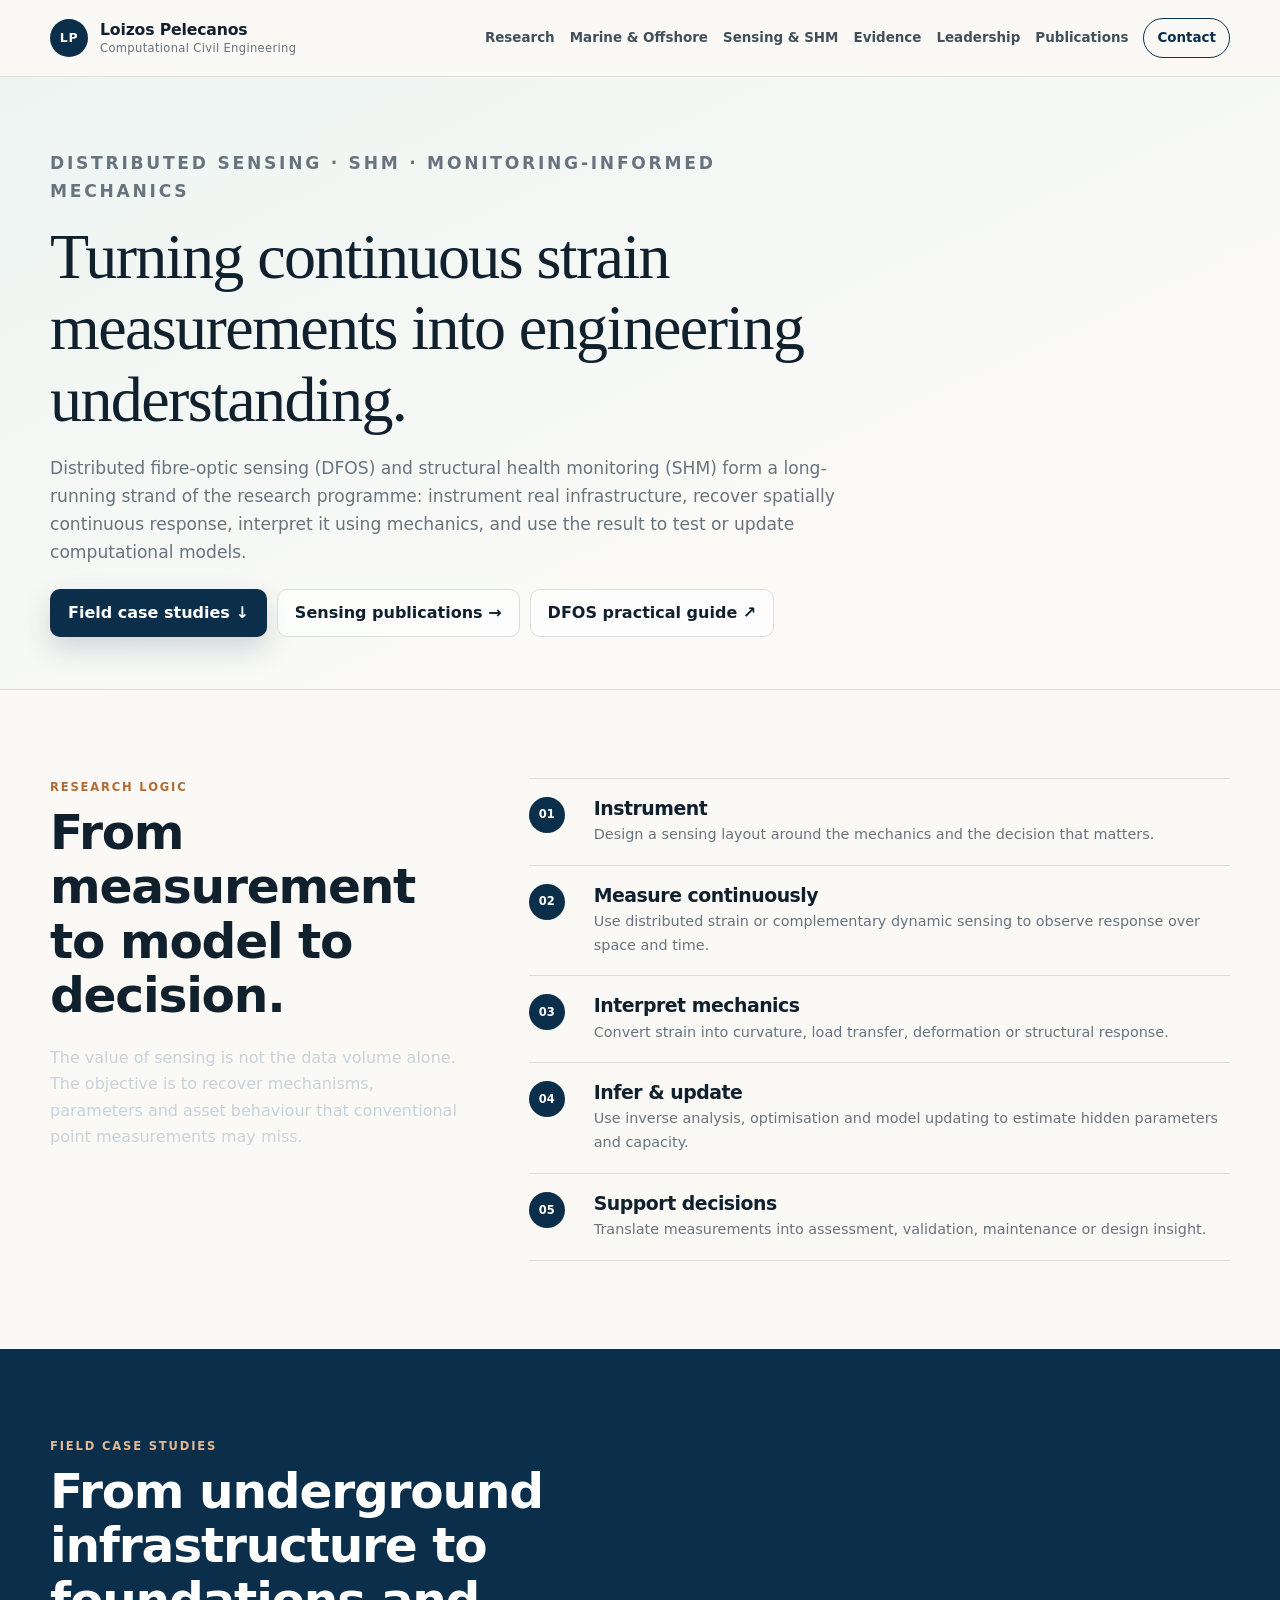
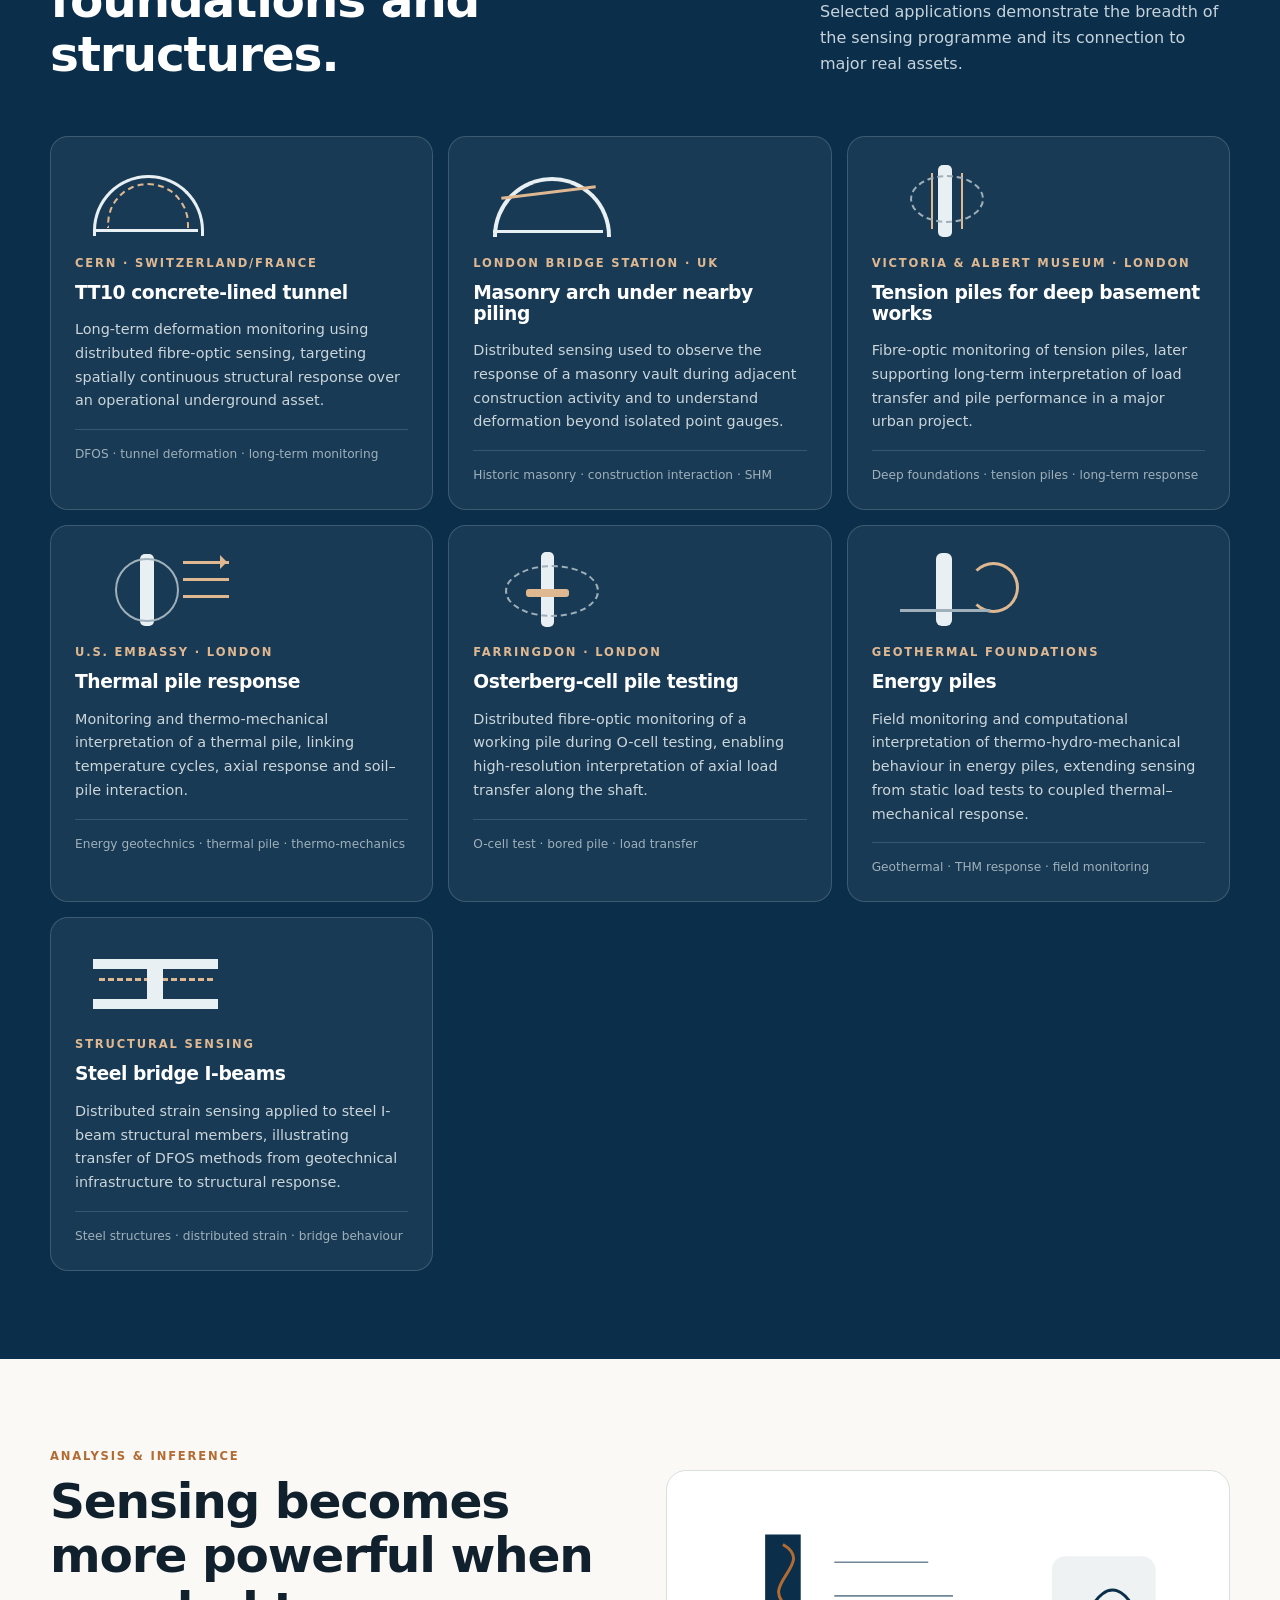
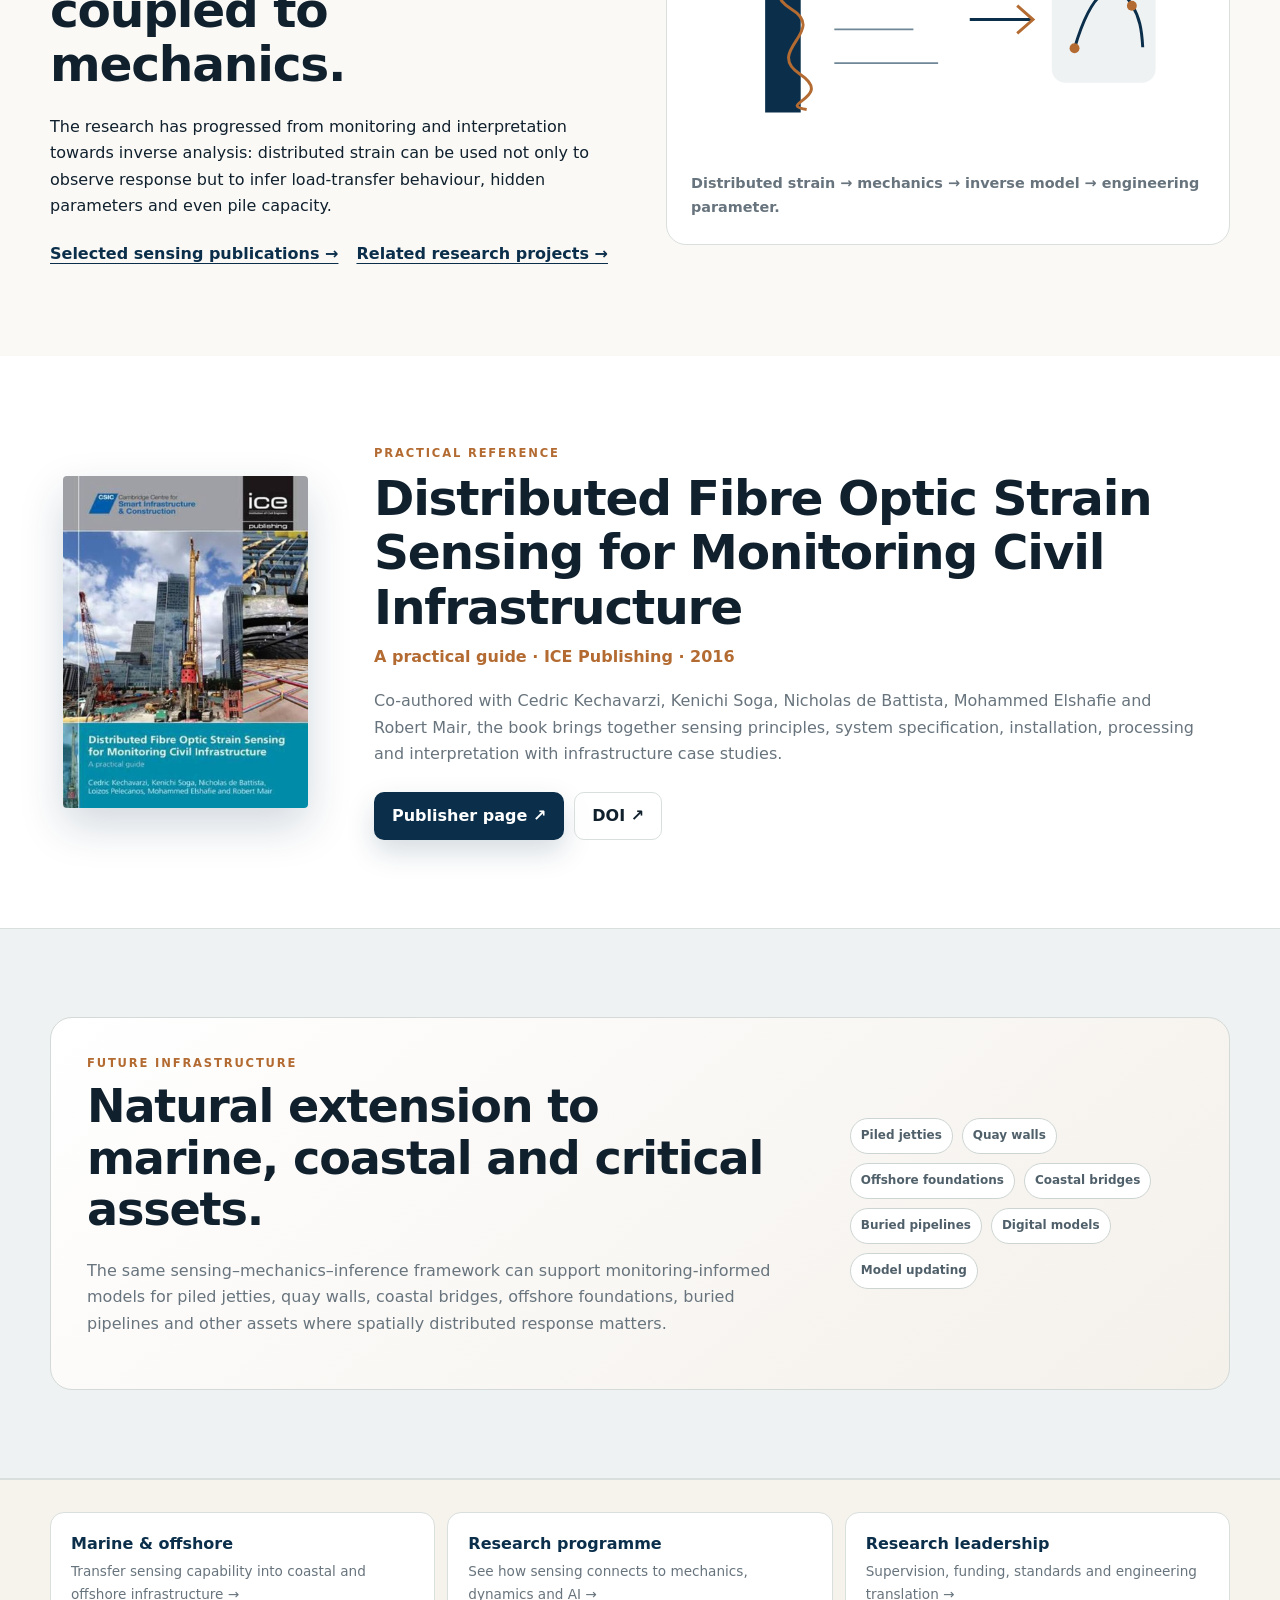
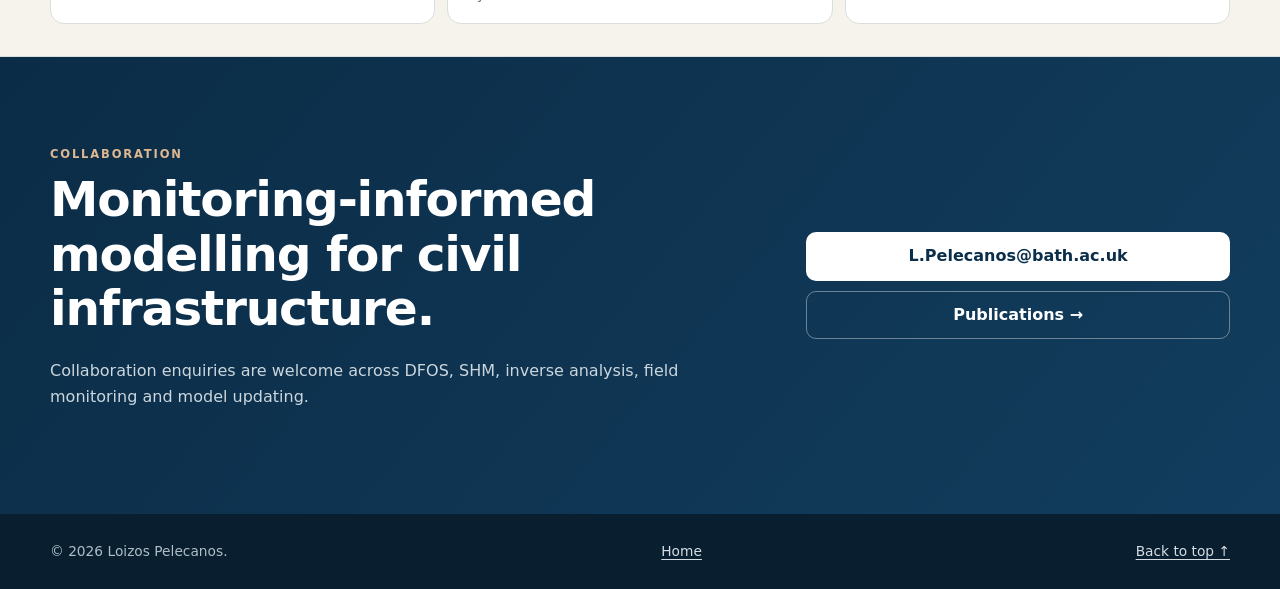
<file: sensing-shm.html>
<!DOCTYPE html>

<html lang="en"><head><meta charset="utf-8"/><meta content="width=device-width,initial-scale=1" name="viewport"/>
<title>Sensing &amp; Structural Health Monitoring | Loizos Pelecanos</title>
<meta content="Distributed fibre-optic sensing and structural health monitoring by Dr Loizos Pelecanos: CERN, London Bridge Station, V&amp;A Museum, U.S. Embassy London, energy piles, deep foundations and structural members." name="description"/>
<meta content="Loizos Pelecanos, distributed fibre optic sensing, DFOS, structural health monitoring, CERN tunnel, V&amp;A Museum piles, London Bridge Station masonry arch, thermal piles, energy piles, fibre optic strain sensing" name="keywords"/>
<link href="https://lpelecanos.github.io/sensing-shm.html" rel="canonical"/><link href="assets/styles.css" rel="stylesheet"/>
<link href="assets/favicon.svg" rel="icon" type="image/svg+xml"/></head><body><a class="skip-link" href="#main">Skip to content</a>
<header class="site-header" id="top"><div class="container nav-wrap"><a class="brand" href="index.html"><span class="brand-mark">LP</span><span class="brand-copy"><strong>Loizos Pelecanos</strong><small>Computational Civil Engineering</small></span></a><button aria-controls="site-nav" aria-expanded="false" class="nav-toggle" type="button">Menu</button><nav class="nav" id="site-nav"><a href="research.html">Research</a><a href="marine-offshore.html">Marine &amp; Offshore</a><a href="sensing-shm.html">Sensing &amp; SHM</a><a href="highlights.html">Evidence</a><a href="leadership.html">Leadership</a><a href="publications.html">Publications</a><a class="nav-contact" href="index.html#contact">Contact</a></nav></div></header>
<main id="main">
<section class="page-hero sensing-hero"><div class="container"><p class="eyebrow">Distributed sensing · SHM · monitoring-informed mechanics</p><h1>Turning continuous strain measurements into engineering understanding.</h1><p>Distributed fibre-optic sensing (DFOS) and structural health monitoring (SHM) form a long-running strand of the research programme: instrument real infrastructure, recover spatially continuous response, interpret it using mechanics, and use the result to test or update computational models.</p><div class="page-tools"><a class="button primary" href="#case-studies">Field case studies ↓</a><a class="button secondary" href="publications.html">Sensing publications →</a><a class="button secondary" href="https://www.emerald.com/books/book/18977/Distributed-Fibre-Optic-Strain-Sensing-for" rel="noopener" target="_blank">DFOS practical guide ↗</a></div></div></section>
<section class="section"><div class="container sensing-intro-grid"><div><p class="section-kicker">Research logic</p><h2>From measurement to model to decision.</h2><p class="section-lead">The value of sensing is not the data volume alone. The objective is to recover mechanisms, parameters and asset behaviour that conventional point measurements may miss.</p></div><div class="sensing-workflow">
<article><span>01</span><div><h3>Instrument</h3><p>Design a sensing layout around the mechanics and the decision that matters.</p></div></article>
<article><span>02</span><div><h3>Measure continuously</h3><p>Use distributed strain or complementary dynamic sensing to observe response over space and time.</p></div></article>
<article><span>03</span><div><h3>Interpret mechanics</h3><p>Convert strain into curvature, load transfer, deformation or structural response.</p></div></article>
<article><span>04</span><div><h3>Infer &amp; update</h3><p>Use inverse analysis, optimisation and model updating to estimate hidden parameters and capacity.</p></div></article>
<article><span>05</span><div><h3>Support decisions</h3><p>Translate measurements into assessment, validation, maintenance or design insight.</p></div></article>
</div></div></section>
<section class="section dark-section" id="case-studies"><div class="container"><div class="section-heading-row light"><div><p class="section-kicker">Field case studies</p><h2>From underground infrastructure to foundations and structures.</h2></div><p class="section-lead">Selected applications demonstrate the breadth of the sensing programme and its connection to major real assets.</p></div><div class="case-study-grid">
<article class="case-study-card"><div class="case-icon tunnel-icon"><span></span></div><p class="project-label">CERN · Switzerland/France</p><h3>TT10 concrete-lined tunnel</h3><p>Long-term deformation monitoring using distributed fibre-optic sensing, targeting spatially continuous structural response over an operational underground asset.</p><small>DFOS · tunnel deformation · long-term monitoring</small></article>
<article class="case-study-card"><div class="case-icon arch-icon"><span></span></div><p class="project-label">London Bridge Station · UK</p><h3>Masonry arch under nearby piling</h3><p>Distributed sensing used to observe the response of a masonry vault during adjacent construction activity and to understand deformation beyond isolated point gauges.</p><small>Historic masonry · construction interaction · SHM</small></article>
<article class="case-study-card"><div class="case-icon pile-icon"><span></span></div><p class="project-label">Victoria &amp; Albert Museum · London</p><h3>Tension piles for deep basement works</h3><p>Fibre-optic monitoring of tension piles, later supporting long-term interpretation of load transfer and pile performance in a major urban project.</p><small>Deep foundations · tension piles · long-term response</small></article>
<article class="case-study-card"><div class="case-icon thermal-icon"><span></span></div><p class="project-label">U.S. Embassy · London</p><h3>Thermal pile response</h3><p>Monitoring and thermo-mechanical interpretation of a thermal pile, linking temperature cycles, axial response and soil–pile interaction.</p><small>Energy geotechnics · thermal pile · thermo-mechanics</small></article>
<article class="case-study-card"><div class="case-icon ocell-icon"><span></span></div><p class="project-label">Farringdon · London</p><h3>Osterberg-cell pile testing</h3><p>Distributed fibre-optic monitoring of a working pile during O-cell testing, enabling high-resolution interpretation of axial load transfer along the shaft.</p><small>O-cell test · bored pile · load transfer</small></article>
<article class="case-study-card"><div class="case-icon geothermal-icon"><span></span></div><p class="project-label">Geothermal foundations</p><h3>Energy piles</h3><p>Field monitoring and computational interpretation of thermo-hydro-mechanical behaviour in energy piles, extending sensing from static load tests to coupled thermal–mechanical response.</p><small>Geothermal · THM response · field monitoring</small></article>
<article class="case-study-card"><div class="case-icon beam-icon"><span></span></div><p class="project-label">Structural sensing</p><h3>Steel bridge I-beams</h3><p>Distributed strain sensing applied to steel I-beam structural members, illustrating transfer of DFOS methods from geotechnical infrastructure to structural response.</p><small>Steel structures · distributed strain · bridge behaviour</small></article>
</div></div></section>
<section class="section"><div class="container sensing-split"><div><p class="section-kicker">Analysis &amp; inference</p><h2>Sensing becomes more powerful when coupled to mechanics.</h2><p>The research has progressed from monitoring and interpretation towards inverse analysis: distributed strain can be used not only to observe response but to infer load-transfer behaviour, hidden parameters and even pile capacity.</p><div class="sensing-links"><a class="text-link" href="publications.html">Selected sensing publications →</a><a class="text-link" href="projects.html">Related research projects →</a></div></div><div class="inverse-panel"><svg aria-label="Sensing to inverse-analysis schematic" role="img" viewbox="0 0 520 260"><path class="svg-fill" d="M75 40h36v180H75z"></path><path class="svg-accent" d="M93 50c35 20-30 42 8 65s-27 42 9 66-25 31 7 36"></path><path class="svg-thin" d="M145 68h95M145 102h120M145 136h80M145 170h105"></path><path class="svg-line" d="M282 126h62"></path><path class="svg-accent" d="M330 112l16 14-16 14"></path><rect class="svg-soft" height="128" rx="14" width="105" x="365" y="62"></rect><path class="svg-line" d="M388 155c17-58 39-74 58-44 8 13 10 25 11 43"></path><circle class="svg-accent-fill" cx="388" cy="155" r="5"></circle><circle class="svg-accent-fill" cx="446" cy="112" r="5"></circle></svg><p><strong>Distributed strain → mechanics → inverse model → engineering parameter.</strong></p></div></div></section>
<section class="section book-section"><div class="container book-feature"><div class="book-cover-wrap"><img alt="Cover of Distributed Fibre Optic Strain Sensing for Monitoring Civil Infrastructure: A Practical Guide" class="book-cover" src="assets/dfos-practical-guide.jpg"/></div><div class="book-copy"><p class="section-kicker">Practical reference</p><h2>Distributed Fibre Optic Strain Sensing for Monitoring Civil Infrastructure</h2><p class="book-subtitle">A practical guide · ICE Publishing · 2016</p><p>Co-authored with Cedric Kechavarzi, Kenichi Soga, Nicholas de Battista, Mohammed Elshafie and Robert Mair, the book brings together sensing principles, system specification, installation, processing and interpretation with infrastructure case studies.</p><div class="book-actions"><a class="button primary" href="https://www.emerald.com/books/book/18977/Distributed-Fibre-Optic-Strain-Sensing-for" rel="noopener" target="_blank">Publisher page ↗</a><a class="button secondary" href="https://doi.org/10.1680/dfossmci.60555" rel="noopener" target="_blank">DOI ↗</a></div></div></div></section>
<section class="section soft-section"><div class="container strategic-panel"><div><p class="section-kicker">Future infrastructure</p><h2>Natural extension to marine, coastal and critical assets.</h2><p>The same sensing–mechanics–inference framework can support monitoring-informed models for piled jetties, quay walls, coastal bridges, offshore foundations, buried pipelines and other assets where spatially distributed response matters.</p></div><div class="strategic-tags"><span>Piled jetties</span><span>Quay walls</span><span>Offshore foundations</span><span>Coastal bridges</span><span>Buried pipelines</span><span>Digital models</span><span>Model updating</span></div></div></section>
<section class="section pathway-band"><div class="container mini-pathways"><a href="marine-offshore.html"><strong>Marine &amp; offshore</strong><span>Transfer sensing capability into coastal and offshore infrastructure →</span></a><a href="research.html"><strong>Research programme</strong><span>See how sensing connects to mechanics, dynamics and AI →</span></a><a href="leadership.html"><strong>Research leadership</strong><span>Supervision, funding, standards and engineering translation →</span></a></div></section>
<section class="section contact"><div class="container contact-grid"><div><p class="section-kicker">Collaboration</p><h2>Monitoring-informed modelling for civil infrastructure.</h2><p>Collaboration enquiries are welcome across DFOS, SHM, inverse analysis, field monitoring and model updating.</p></div><div class="contact-actions"><a class="button light-button" href="mailto:L.Pelecanos@bath.ac.uk">L.Pelecanos@bath.ac.uk</a><a class="button outline-light" href="publications.html">Publications →</a></div></div></section>
</main><footer class="site-footer"><div class="container footer-wrap"><p>© <span id="year"></span> Loizos Pelecanos.</p><a href="index.html">Home</a><a href="#top">Back to top ↑</a></div></footer><script src="assets/script.js"></script></body></html>
</file>
<file: assets/styles.css>
:root{
  --ink:#10202d;--ink2:#263744;--navy:#0b2f4b;--navy2:#123d5e;--accent:#b36b32;
  --accent2:#e9d6c3;--paper:#faf9f6;--white:#fff;--soft:#eef2f2;--line:#d8dfdc;--muted:#68747d;
  --max:1180px;--shadow:0 24px 70px rgba(15,36,52,.12)
}
*{box-sizing:border-box} html{scroll-behavior:smooth;scroll-padding-top:84px} body{margin:0;color:var(--ink);background:var(--paper);font-family:Inter,ui-sans-serif,system-ui,-apple-system,BlinkMacSystemFont,"Segoe UI",sans-serif;line-height:1.65;-webkit-font-smoothing:antialiased} a{color:inherit}.container{width:min(calc(100% - 40px),var(--max));margin-inline:auto}.skip-link{position:fixed;left:-9999px;top:10px;z-index:999;background:var(--ink);color:#fff;padding:10px 14px;border-radius:8px}.skip-link:focus{left:10px}
.site-header{position:sticky;top:0;z-index:100;background:rgba(250,249,246,.94);border-bottom:1px solid rgba(217,222,218,.9);backdrop-filter:blur(18px)}.nav-wrap{min-height:76px;display:flex;align-items:center;justify-content:space-between;gap:26px}.brand{display:inline-flex;align-items:center;gap:12px;text-decoration:none;min-width:245px}.brand-mark{width:38px;height:38px;display:grid;place-items:center;border-radius:50%;color:#fff;background:var(--navy);font-weight:800;font-size:.78rem;letter-spacing:.05em}.brand-copy{display:grid;line-height:1.12}.brand-copy strong{font-size:.98rem;letter-spacing:-.01em}.brand-copy small{margin-top:4px;color:var(--muted);font-size:.72rem;letter-spacing:.03em}.nav{display:flex;gap:21px;align-items:center}.nav a{text-decoration:none;font-size:.9rem;color:#43505a;font-weight:650}.nav a:hover{color:var(--navy)}.nav-contact{border:1px solid var(--navy);padding:8px 13px;border-radius:999px;color:var(--navy)!important}.nav-toggle{display:none;background:#fff;border:1px solid var(--line);border-radius:10px;padding:8px 12px;color:var(--ink);font-weight:700}
.hero{padding:84px 0 0;overflow:hidden;background:radial-gradient(circle at 84% 18%,rgba(179,107,50,.13),rgba(179,107,50,0) 31%),linear-gradient(180deg,#fcfbf8 0%,#f3f5f3 100%)}.hero-grid{display:grid;grid-template-columns:minmax(0,1.65fr) minmax(300px,.75fr);gap:74px;align-items:center;padding-bottom:62px}.eyebrow,.section-kicker,.small-label,.project-label{margin:0;text-transform:uppercase;letter-spacing:.16em;font-size:.72rem;font-weight:850;color:var(--accent)}h1,h2,h3{line-height:1.12;letter-spacing:-.025em}h1{margin:15px 0 24px;max-width:900px;font-family:Georgia,"Times New Roman",serif;font-size:clamp(2.7rem,5.2vw,4.9rem);font-weight:500}h1 em{color:var(--navy);font-style:normal}h2{margin:8px 0 22px;max-width:820px;font-size:clamp(2rem,3.8vw,3.25rem);font-weight:760}h3{margin:0 0 9px;font-size:1.18rem}.hero-name{margin:0;font-size:1.25rem;font-weight:780}.hero-name span{display:inline-block;margin-left:8px;color:var(--muted);font-size:.78rem;font-weight:650;letter-spacing:.03em}.hero-role{margin:8px 0 20px;color:var(--navy);font-weight:720}.hero-copy{max-width:790px;margin:0;color:#53606a;font-size:1.12rem}.hero-actions{display:flex;flex-wrap:wrap;gap:12px;margin-top:28px}.button{display:inline-flex;align-items:center;justify-content:center;min-height:47px;padding:10px 17px;border-radius:10px;text-decoration:none;font-weight:760;border:1px solid transparent;transition:transform .18s ease,box-shadow .18s ease,background .18s ease}.button:hover{transform:translateY(-1px)}.button.primary{color:#fff;background:var(--navy);box-shadow:0 12px 28px rgba(12,47,75,.17)}.button.primary:hover{background:var(--navy2)}.button.secondary{background:rgba(255,255,255,.74);border-color:var(--line)}.quick-links{display:flex;flex-wrap:wrap;gap:20px;margin-top:24px}.quick-links a{color:var(--muted);font-size:.88rem;text-underline-offset:4px}.hero-panel{position:relative;padding:24px;background:rgba(255,255,255,.82);border:1px solid rgba(217,222,218,.95);border-radius:24px;box-shadow:var(--shadow)}.portrait-shell{padding:8px 8px 18px;text-align:center}.portrait-photo{display:block;width:min(100%,270px);height:auto;margin:auto;border-radius:18px;box-shadow:0 16px 36px rgba(12,47,75,.18)}.profile-summary{padding:4px 8px 2px}.stat{display:grid;grid-template-columns:74px 1fr;gap:10px;align-items:baseline;padding:13px 0;border-bottom:1px solid var(--line)}.stat:last-child{border-bottom:0}.stat strong{color:var(--navy);font-family:Georgia,"Times New Roman",serif;font-size:1.35rem;font-weight:600}.stat span{color:var(--muted);font-size:.87rem}.hero-ribbon{display:grid;grid-template-columns:repeat(6,1fr);border-top:1px solid var(--line)}.hero-ribbon span{padding:16px 9px;text-align:center;color:#62707a;font-size:.78rem;font-weight:730;border-right:1px solid var(--line)}.hero-ribbon span:last-child{border-right:0}
.section{padding:88px 0}.split-intro{display:grid;grid-template-columns:minmax(0,.9fr) minmax(0,1.12fr);gap:84px;align-items:start}.prose{color:#4e5b65}.large-prose{font-size:1.08rem}.large-prose p:first-child{margin-top:0}.dark-section{color:#fff;background:var(--navy)}.dark-section .section-kicker{color:#dfb995}.section-heading-row{display:flex;justify-content:space-between;gap:40px;align-items:end}.section-heading-row.light h2{color:#fff}.section-lead{max-width:410px;margin:0 0 26px;color:#c7d3db}.text-link{color:var(--navy);font-weight:760;text-decoration-thickness:1px;text-underline-offset:4px;white-space:nowrap}
.research-grid{display:grid;grid-template-columns:repeat(3,1fr);gap:1px;margin-top:30px;overflow:hidden;border:1px solid rgba(255,255,255,.16);border-radius:18px;background:rgba(255,255,255,.16)}.research-card{min-height:220px;padding:28px;background:#0f3654}.research-card>span{display:block;margin-bottom:38px;color:#dfb892;font-family:Georgia,"Times New Roman",serif;font-size:1.2rem}.research-card h3{color:#fff;font-size:1.28rem}.research-card p{margin:0;color:#bdcbd4;font-size:.95rem}
.visual-grid{display:grid;grid-template-columns:repeat(3,1fr);gap:16px;margin-top:36px}.visual-card{overflow:hidden;border:1px solid var(--line);border-radius:18px;background:#fff}.visual-card svg{display:block;width:100%;height:auto;background:linear-gradient(150deg,#f7f3ee,#edf2f3)}.visual-caption{padding:20px 22px 22px}.visual-caption h3{font-size:1.08rem}.visual-caption p{margin:0;color:var(--muted);font-size:.9rem}.svg-line{stroke:#0b2f4b;stroke-width:3;fill:none}.svg-thin{stroke:#6f8797;stroke-width:1.7;fill:none}.svg-accent{stroke:#b36b32;stroke-width:3;fill:none}.svg-fill{fill:#0b2f4b}.svg-accent-fill{fill:#b36b32}.svg-dot{fill:#fff;stroke:#b36b32;stroke-width:2}
.project-grid{display:grid;grid-template-columns:repeat(2,1fr);gap:16px;margin-top:32px}.project{min-height:270px;display:flex;flex-direction:column;padding:28px;border:1px solid var(--line);border-radius:18px;background:var(--white)}.project.feature-project{background:linear-gradient(145deg,#f9f2ec,#fff);border-color:#e4cbb6}.project h3{margin-top:15px;font-size:1.42rem}.project>p:not(.project-label){color:var(--muted)}.project-tags{display:flex;flex-wrap:wrap;gap:7px;margin-top:auto;padding-top:22px}.project-tags span{padding:5px 9px;border:1px solid var(--line);border-radius:999px;color:#5a6670;background:#fafafa;font-size:.74rem;font-weight:700}
.soft-section{background:var(--soft);border-block:1px solid var(--line)}.pub-actions{display:flex;gap:22px;padding-bottom:22px}.pub-list{margin-top:24px;border-top:1px solid #cdd4d0}.publication{display:grid;grid-template-columns:180px 1fr;gap:32px;padding:27px 0;border-bottom:1px solid #cdd4d0}.pub-meta{display:grid;align-content:start;gap:5px}.pub-meta span{color:var(--accent);font-family:Georgia,"Times New Roman",serif;font-size:1.5rem}.pub-meta small{color:var(--muted);font-size:.78rem}.publication h3{max-width:790px;font-size:1.2rem}.publication p{margin:0 0 8px;color:var(--muted);font-size:.9rem}.publication a{color:var(--navy);font-weight:750;font-size:.86rem;text-underline-offset:3px}.pub-tag{display:inline-flex;margin-right:7px;margin-top:5px;padding:4px 7px;border:1px solid #cdd4d0;border-radius:999px;font-size:.7rem;color:#5c6972;background:#fff}
.impact-strip{display:grid;grid-template-columns:repeat(4,1fr);gap:1px;margin-top:30px;border:1px solid var(--line);background:var(--line);border-radius:16px;overflow:hidden}.impact-strip>div{padding:24px;background:#fff}.impact-strip strong{display:block;color:var(--navy);font-family:Georgia,"Times New Roman",serif;font-size:2rem;font-weight:500}.impact-strip span{color:var(--muted);font-size:.83rem}
.academic-grid{display:grid;grid-template-columns:.85fr 1.15fr;gap:76px}.timeline-vertical{border-top:1px solid var(--line)}.timeline-vertical article{display:grid;grid-template-columns:115px 1fr;gap:24px;padding:22px 0;border-bottom:1px solid var(--line)}.timeline-vertical article>span{color:var(--accent);font-weight:850;font-size:.8rem}.timeline-vertical h3{margin-bottom:5px}.timeline-vertical p{margin:0;color:var(--muted)}.split-service{padding-top:0}.service-grid{display:grid;grid-template-columns:1fr 1fr;gap:16px}.service-panel{min-height:400px;padding:34px;border:1px solid var(--line);border-radius:20px;background:#fff}.service-panel h2{font-size:clamp(1.8rem,3vw,2.55rem)}.service-list{margin-top:28px}.service-list>div{display:grid;grid-template-columns:86px 1fr;gap:18px;padding:16px 0;border-top:1px solid var(--line)}.service-list span{color:var(--accent);font-size:.76rem;font-weight:850}.service-list p{margin:0;color:var(--muted)}.service-list strong{color:var(--ink)}.teaching-panel{background:#f7f4ef}.teaching-panel>p:not(.section-kicker){color:var(--muted);font-size:1.04rem}.teaching-panel .text-link{display:inline-block;margin-top:22px}
.cv-panel{display:grid;grid-template-columns:1.25fr .75fr;gap:40px;align-items:center;padding:34px;border-radius:20px;background:linear-gradient(135deg,#0b2f4b,#123d5e);color:#fff}.cv-panel h2{color:#fff;margin-top:8px}.cv-panel p{color:#cdd8df}.cv-actions{display:flex;flex-direction:column;gap:10px}.light-button{color:var(--navy);background:#fff}.outline-light{color:#fff;border-color:rgba(255,255,255,.38);background:transparent}
.link-grid{display:grid;grid-template-columns:repeat(2,1fr);gap:12px;margin-top:28px}.link-grid a{min-height:92px;display:grid;grid-template-columns:42px 1fr auto;gap:16px;align-items:center;padding:18px 20px;border:1px solid var(--line);border-radius:14px;background:#fff;text-decoration:none;transition:transform .16s ease,border-color .16s ease,box-shadow .16s ease}.link-grid a:hover{transform:translateY(-1px);border-color:#b6c0c6;box-shadow:0 10px 28px rgba(15,36,52,.06)}.link-icon{width:38px;height:38px;display:grid;place-items:center;border-radius:10px;color:#fff;background:var(--navy);font-weight:850;font-size:.86rem}.link-grid div{display:grid}.link-grid small{margin-top:2px;color:var(--muted)}.link-grid b{color:#97a0a7}
.contact{color:#fff;background:linear-gradient(130deg,#0b2c46,#123d5e)}.contact .section-kicker{color:#dfb892}.contact-grid{display:grid;grid-template-columns:1.25fr .75fr;gap:50px;align-items:center}.contact h2{color:#fff}.contact p{max-width:720px;color:#cbd6dd}.contact-actions{display:flex;flex-direction:column;gap:10px}.site-footer{padding:26px 0;background:#091f30;color:#aebdc7;font-size:.86rem}.footer-wrap{display:flex;gap:24px;justify-content:space-between;align-items:center;flex-wrap:wrap}.footer-wrap p{margin:0}.footer-wrap a{color:#d3dde3;text-underline-offset:3px}
.page-hero{padding:72px 0 52px;background:linear-gradient(180deg,#fcfbf8,#f0f3f2);border-bottom:1px solid var(--line)}.page-hero h1{font-size:clamp(2.8rem,5vw,4.8rem);margin-bottom:18px}.page-hero p{max-width:790px;color:var(--muted);font-size:1.07rem}.category-block{padding:58px 0;border-bottom:1px solid var(--line)}.category-block:last-child{border-bottom:0}.category-head{display:grid;grid-template-columns:220px 1fr;gap:30px;align-items:start}.category-head h2{font-size:1.8rem;margin:0}.category-head p{margin:0;color:var(--muted)}.bibliography{margin-top:26px}.bib-item{display:grid;grid-template-columns:76px 1fr;gap:22px;padding:20px 0;border-top:1px solid var(--line)}.bib-item .year{color:var(--accent);font-weight:850}.bib-item p{margin:0;color:#4e5b65}.bib-item strong{color:var(--ink)}.page-tools{display:flex;flex-wrap:wrap;gap:10px;margin-top:22px}
@media(max-width:980px){.nav-toggle{display:block}.nav{display:none;position:absolute;top:67px;left:20px;right:20px;padding:18px;flex-direction:column;align-items:flex-start;background:#fff;border:1px solid var(--line);border-radius:14px;box-shadow:var(--shadow)}.nav.open{display:flex}.nav-contact{border:0;padding:0;border-radius:0}.hero-grid{grid-template-columns:1fr;gap:42px}.hero-panel{max-width:620px}.hero-ribbon{grid-template-columns:repeat(3,1fr)}.hero-ribbon span:nth-child(3){border-right:0}.hero-ribbon span:nth-child(-n+3){border-bottom:1px solid var(--line)}.split-intro,.academic-grid,.contact-grid,.cv-panel{grid-template-columns:1fr;gap:42px}.research-grid,.visual-grid{grid-template-columns:repeat(2,1fr)}.section-heading-row{align-items:flex-start;flex-direction:column;gap:8px}.section-lead{max-width:680px}.impact-strip{grid-template-columns:repeat(2,1fr)}.category-head{grid-template-columns:1fr;gap:8px}}
@media(max-width:720px){.container{width:min(calc(100% - 28px),var(--max))}.site-header .brand-copy small{display:none}.hero{padding-top:58px}.hero-grid{padding-bottom:48px}h1{font-size:clamp(2.5rem,11vw,3.9rem)}.hero-name span{display:block;margin:7px 0 0}.hero-ribbon{grid-template-columns:1fr 1fr}.hero-ribbon span{border-bottom:1px solid var(--line)}.hero-ribbon span:nth-child(odd){border-right:1px solid var(--line)}.hero-ribbon span:nth-child(even){border-right:0}.hero-ribbon span:nth-last-child(-n+2){border-bottom:0}.section{padding:66px 0}.research-grid,.visual-grid,.project-grid,.service-grid,.link-grid{grid-template-columns:1fr}.publication{grid-template-columns:1fr;gap:7px}.pub-actions{flex-direction:column;gap:7px;padding-bottom:12px}.timeline-vertical article{grid-template-columns:88px 1fr;gap:14px}.contact-actions,.cv-actions{align-items:stretch}.impact-strip{grid-template-columns:1fr 1fr}.bib-item{grid-template-columns:58px 1fr;gap:14px}}

/* v3.2: book feature and research programme */
.light-link{display:inline-block;margin-top:12px;color:#fff;text-decoration-color:rgba(255,255,255,.55)}
.book-section{background:#fff}.book-feature{display:grid;grid-template-columns:270px 1fr;gap:54px;align-items:center}.book-cover-wrap{display:flex;justify-content:center}.book-cover{display:block;width:min(100%,245px);height:auto;border-radius:4px;box-shadow:0 18px 44px rgba(11,47,75,.18)}.book-copy h2{margin-bottom:10px}.book-subtitle{margin:0 0 18px;color:var(--accent);font-weight:760}.book-copy>p:not(.section-kicker):not(.book-subtitle){max-width:820px;color:var(--muted);font-size:1rem}.book-actions{display:flex;flex-wrap:wrap;gap:10px;margin-top:24px}.book-publication{background:#f8f6f1}.book-publication .book-feature{padding-top:0;padding-bottom:0}
.research-page-hero h1{max-width:980px}.pillar-grid{display:grid;grid-template-columns:repeat(3,1fr);gap:16px;margin-top:34px}.pillar-card{padding:30px;border:1px solid var(--line);border-radius:20px;background:#fff;min-height:420px}.pillar-card.marine{background:linear-gradient(150deg,#f8f1eb,#fff);border-color:#e4cbb6}.pillar-card h3{margin-top:15px;font-size:1.45rem}.pillar-card>p:not(.project-label){color:var(--muted)}.pillar-card ul{padding-left:18px;margin:22px 0 0;color:#53606a}.pillar-card li{margin:8px 0}.evidence-grid{display:grid;grid-template-columns:repeat(2,1fr);gap:14px;margin-top:34px}.evidence-grid article{padding:25px;border:1px solid rgba(255,255,255,.18);border-radius:16px;background:rgba(255,255,255,.06)}.evidence-grid span{color:#dfb892;font-size:.75rem;font-weight:850;letter-spacing:.05em}.evidence-grid h3{margin-top:11px;color:#fff}.evidence-grid p{margin:0;color:#cbd5da}.translation-grid{display:grid;grid-template-columns:.8fr 1.2fr;gap:64px}.translation-list{display:grid;grid-template-columns:1fr 1fr;gap:0 26px;border-top:1px solid var(--line)}.translation-list article{padding:21px 0;border-bottom:1px solid var(--line)}.translation-list strong{color:var(--navy)}.translation-list p{margin:6px 0 0;color:var(--muted);font-size:.92rem}.future-grid{display:grid;grid-template-columns:repeat(2,1fr);gap:16px;margin-top:34px}.future-grid article{padding:26px;border:1px solid var(--line);border-radius:17px;background:#fff}.future-grid p{margin:0;color:var(--muted)}
@media(max-width:980px){.book-feature,.translation-grid{grid-template-columns:1fr;gap:34px}.book-cover-wrap{justify-content:flex-start}.pillar-grid{grid-template-columns:1fr}.pillar-card{min-height:0}.evidence-grid,.future-grid{grid-template-columns:1fr 1fr}}
@media(max-width:720px){.book-feature{gap:28px}.book-cover{width:min(65vw,230px)}.evidence-grid,.future-grid,.translation-list{grid-template-columns:1fr}.book-actions{align-items:stretch;flex-direction:column}}

/* v4: portfolio, projects and leadership */
.nav{gap:15px}.nav a{font-size:.84rem}
.pathway-section{background:#f7f4ef}.pathway-grid{display:grid;grid-template-columns:repeat(3,1fr);gap:14px;margin-top:30px}.pathway-grid>a{display:grid;grid-template-columns:auto 1fr auto;gap:16px;align-items:start;min-height:245px;padding:26px;border:1px solid var(--line);border-radius:18px;background:#fff;text-decoration:none;transition:transform .16s ease,border-color .16s ease,box-shadow .16s ease}.pathway-grid>a:hover{transform:translateY(-2px);border-color:#bdc7cd;box-shadow:0 14px 34px rgba(15,36,52,.07)}.pathway-grid>a>span{display:grid;place-items:center;width:38px;height:38px;border-radius:50%;background:var(--navy);color:#fff;font-size:.74rem;font-weight:850}.pathway-grid h3{font-size:1.28rem;margin:8px 0 10px}.pathway-grid p:not(.project-label){margin:0;color:var(--muted);font-size:.91rem}.pathway-grid b{color:var(--accent);font-size:1.35rem}

.marine-hero{background:linear-gradient(160deg,#edf5f6,#fcfbf8 68%)}.marine-hero h1{max-width:970px}.continuity-grid{display:grid;grid-template-columns:repeat(auto-fit,minmax(210px,1fr));gap:14px;margin-top:32px}.continuity-grid article{min-height:330px;padding:27px;border:1px solid var(--line);border-radius:18px;background:#fff;display:flex;flex-direction:column}.continuity-grid article>span{color:var(--accent);font-weight:850;font-size:.8rem}.continuity-grid h3{font-size:1.25rem;margin:18px 0 10px}.continuity-grid p{color:var(--muted);font-size:.92rem}.continuity-grid small{margin-top:auto;padding-top:18px;color:#71808a;border-top:1px solid var(--line)}
.marine-capability-grid{display:grid;grid-template-columns:repeat(auto-fit,minmax(210px,1fr));gap:14px;margin-top:32px}.marine-capability-grid article{padding:25px;border:1px solid rgba(255,255,255,.16);border-radius:18px;background:rgba(255,255,255,.055)}.marine-capability-grid svg{width:100%;height:100px;margin-bottom:14px}.marine-capability-grid h3{color:#fff;font-size:1.16rem}.marine-capability-grid p{color:#cbd5da;font-size:.9rem;margin-bottom:0}.portfolio-list{margin-top:28px;border-top:1px solid var(--line)}.portfolio-list article{display:grid;grid-template-columns:110px 1fr;gap:24px;padding:26px 0;border-bottom:1px solid var(--line)}.portfolio-year{color:var(--accent);font-family:Georgia,"Times New Roman",serif;font-size:1.65rem}.portfolio-list h3{font-size:1.22rem;margin:0 0 8px}.portfolio-list p{margin:0 0 7px;color:var(--muted)}.portfolio-list a{font-size:.85rem;font-weight:750;color:var(--navy);text-underline-offset:3px}.portfolio-note{font-size:.9rem}.marine-future{grid-template-columns:repeat(3,1fr)}.strategic-panel{display:grid;grid-template-columns:1.35fr .65fr;gap:50px;align-items:center;padding:36px;border:1px solid #d3dad7;border-radius:22px;background:linear-gradient(140deg,#fff,#f4f0ea)}.strategic-panel h2{font-size:clamp(2rem,3.6vw,3.1rem)}.strategic-panel p:not(.section-kicker){max-width:780px;color:var(--muted)}.strategic-tags{display:flex;flex-wrap:wrap;gap:9px}.strategic-tags span{padding:7px 10px;border:1px solid #cdd5d2;border-radius:999px;background:#fff;font-size:.75rem;font-weight:750;color:#50606a}

.leadership-hero{background:linear-gradient(160deg,#fbf4ed,#f2f5f4 72%)}.leadership-stats{display:grid;grid-template-columns:repeat(4,1fr);gap:1px;margin-top:34px;border:1px solid var(--line);background:var(--line);border-radius:18px;overflow:hidden;max-width:980px}.leadership-stats>div{padding:22px;background:#fff}.leadership-stats strong{display:block;color:var(--navy);font:500 2rem Georgia,"Times New Roman",serif}.leadership-stats span{display:block;color:var(--muted);font-size:.82rem}.supervision-grid{display:grid;grid-template-columns:repeat(3,1fr);gap:14px;margin-top:30px}.supervision-grid article{padding:25px;border:1px solid var(--line);border-radius:18px;background:#fff}.supervision-grid span{font-size:.74rem;font-weight:850;color:var(--accent);text-transform:uppercase;letter-spacing:.05em}.supervision-grid h3{margin:10px 0 8px;font-size:1.18rem}.supervision-grid p{margin:0;color:var(--muted);font-size:.9rem}.funding-grid{display:grid;grid-template-columns:repeat(2,1fr);gap:14px;margin-top:30px}.funding-grid article{padding:26px;border:1px solid var(--line);border-radius:18px;background:#fff}.funding-grid h3{font-size:1.16rem;margin:10px 0}.funding-grid p:not(.project-label){color:var(--muted);margin-bottom:12px}.funding-grid small{color:#71808a}.funding-note{margin-top:18px;padding:18px 20px;border-left:4px solid var(--accent);background:#fff;color:#53606a}.leadership-split{display:grid;grid-template-columns:1fr 1fr;gap:48px}.role-stack{margin-top:24px;border-top:1px solid var(--line)}.role-stack article{padding:20px 0;border-bottom:1px solid var(--line)}.role-stack span{font-size:.74rem;font-weight:850;color:var(--accent);text-transform:uppercase;letter-spacing:.05em}.role-stack h3{margin:7px 0 5px;font-size:1.08rem}.role-stack p{margin:0;color:var(--muted);font-size:.9rem}.translation-cards{display:grid;grid-template-columns:repeat(3,1fr);gap:14px;margin-top:30px}.translation-cards article{padding:26px;border:1px solid rgba(255,255,255,.16);border-radius:17px;background:rgba(255,255,255,.055)}.translation-cards h3{color:#fff}.translation-cards p{color:#cbd5da;margin-bottom:0}

.project-showcase-grid{display:grid;grid-template-columns:repeat(2,1fr);gap:16px}.project-showcase{padding:30px;border:1px solid var(--line);border-radius:20px;background:#fff}.project-showcase.marine-showcase{background:linear-gradient(145deg,#f9f2eb,#fff);border-color:#e5cdb9}.project-showcase h2{font-size:1.65rem;margin:12px 0 18px}.project-showcase p{color:var(--muted)}.project-showcase p strong{color:var(--ink)}.project-question{padding-top:14px;border-top:1px solid var(--line)}.workflow-grid{display:grid;grid-template-columns:repeat(5,1fr);gap:10px;margin-top:30px}.workflow-grid article{padding:22px;border:1px solid var(--line);border-radius:16px;background:#fff}.workflow-grid span{color:var(--accent);font-weight:850;font-size:.75rem}.workflow-grid h3{margin:10px 0 7px}.workflow-grid p{margin:0;color:var(--muted);font-size:.87rem}
.pathway-band{padding:32px 0;background:#f6f2ec;border-top:1px solid var(--line);border-bottom:1px solid var(--line)}.mini-pathways{display:grid;grid-template-columns:repeat(3,1fr);gap:12px}.mini-pathways a{display:grid;gap:3px;padding:18px 20px;border:1px solid var(--line);border-radius:14px;background:#fff;text-decoration:none}.mini-pathways strong{color:var(--navy)}.mini-pathways span{color:var(--muted);font-size:.85rem}

@media(max-width:1120px) and (min-width:981px){.nav{gap:10px}.nav a{font-size:.78rem}.brand-copy small{font-size:.68rem}}
@media(max-width:980px){.continuity-grid,.marine-capability-grid{grid-template-columns:repeat(2,1fr)}.marine-future,.supervision-grid{grid-template-columns:repeat(2,1fr)}.strategic-panel,.leadership-split{grid-template-columns:1fr}.pathway-grid{grid-template-columns:1fr}.pathway-grid>a{min-height:0}.project-showcase-grid{grid-template-columns:1fr}.workflow-grid{grid-template-columns:repeat(3,1fr)}.mini-pathways{grid-template-columns:1fr}}
@media(max-width:720px){.continuity-grid,.marine-capability-grid,.marine-future,.supervision-grid,.funding-grid,.translation-cards,.workflow-grid{grid-template-columns:1fr}.portfolio-list article{grid-template-columns:1fr;gap:5px}.leadership-stats{grid-template-columns:1fr 1fr}.strategic-panel{padding:26px}.pathway-grid>a{grid-template-columns:auto 1fr}.pathway-grid>a>b{display:none}}

/* v5: sensing & SHM portfolio */
.pathway-grid-four{grid-template-columns:repeat(4,1fr)}
.sensing-preview-section{background:#f7faf9}.case-preview-grid{display:grid;grid-template-columns:repeat(3,1fr);gap:14px;margin-top:30px}.case-preview-grid article{padding:24px;border:1px solid var(--line);border-radius:17px;background:#fff}.case-preview-grid span{display:inline-block;color:var(--accent);font-size:.72rem;font-weight:850;text-transform:uppercase;letter-spacing:.06em}.case-preview-grid h3{margin:10px 0 8px}.case-preview-grid p{margin:0;color:var(--muted);font-size:.9rem}
.sensing-hero{background:linear-gradient(155deg,#edf5f2,#fbfaf7 68%)}.sensing-hero h1{max-width:980px}
.sensing-intro-grid{display:grid;grid-template-columns:.75fr 1.25fr;gap:58px}.sensing-workflow{border-top:1px solid var(--line)}.sensing-workflow article{display:grid;grid-template-columns:48px 1fr;gap:17px;padding:18px 0;border-bottom:1px solid var(--line)}.sensing-workflow span{display:grid;place-items:center;width:36px;height:36px;border-radius:50%;background:var(--navy);color:#fff;font-size:.72rem;font-weight:850}.sensing-workflow h3{margin:1px 0 4px}.sensing-workflow p{margin:0;color:var(--muted);font-size:.9rem}
.case-study-grid{display:grid;grid-template-columns:repeat(3,1fr);gap:15px;margin-top:32px}.case-study-card{padding:24px;border:1px solid rgba(255,255,255,.16);border-radius:18px;background:rgba(255,255,255,.055)}.case-study-card h3{color:#fff;font-size:1.17rem;margin:10px 0 8px}.case-study-card p:not(.project-label){color:#cbd5da;font-size:.9rem}.case-study-card small{display:block;margin-top:16px;padding-top:14px;border-top:1px solid rgba(255,255,255,.14);color:#9fb0ba;font-size:.76rem}.case-study-card .project-label{color:#dfb892}
.case-icon{height:78px;position:relative;margin-bottom:15px}.case-icon:before,.case-icon:after,.case-icon span:before,.case-icon span:after{content:"";position:absolute}.tunnel-icon:before{left:18px;top:14px;width:105px;height:58px;border:3px solid #e8f0f3;border-bottom:0;border-radius:56px 56px 0 0}.tunnel-icon:after{left:18px;top:68px;width:105px;border-top:3px solid #e8f0f3}.tunnel-icon span:before{left:32px;top:22px;width:78px;height:43px;border:2px dashed #dfb892;border-bottom:0;border-radius:45px 45px 0 0}
.arch-icon:before{left:20px;top:16px;width:110px;height:56px;border:4px solid #e8f0f3;border-bottom:0;border-radius:60px 60px 0 0}.arch-icon:after{left:20px;top:69px;width:110px;border-top:3px solid #e8f0f3}.arch-icon span:before{left:28px;top:30px;width:95px;border-top:3px solid #dfb892;transform:rotate(-7deg)}
.pile-icon:before{left:66px;top:4px;width:14px;height:72px;border-radius:5px;background:#e8f0f3}.pile-icon:after{left:38px;top:14px;width:70px;height:44px;border:2px dashed #9fb0ba;border-radius:50%}.pile-icon span:before{left:59px;top:12px;width:28px;height:56px;border-left:2px solid #dfb892;border-right:2px solid #dfb892}
.thermal-icon:before{left:65px;top:4px;width:14px;height:72px;border-radius:5px;background:#e8f0f3}.thermal-icon:after{left:40px;top:8px;width:60px;height:60px;border:2px solid #9fb0ba;border-radius:50%}.thermal-icon span:before{left:108px;top:11px;width:46px;height:3px;background:#dfb892;box-shadow:0 17px 0 #dfb892,0 34px 0 #dfb892}.thermal-icon span:after{left:145px;top:5px;border:7px solid transparent;border-left-color:#dfb892;box-shadow:0 17px 0 -0 transparent}
.ocell-icon:before{left:68px;top:2px;width:13px;height:75px;background:#e8f0f3;border-radius:5px}.ocell-icon:after{left:53px;top:39px;width:43px;height:8px;background:#dfb892;border-radius:3px}.ocell-icon span:before{left:32px;top:15px;width:90px;height:48px;border:2px dashed #9fb0ba;border-radius:50%}
.geothermal-icon:before{left:64px;top:3px;width:16px;height:73px;background:#e8f0f3;border-radius:6px}.geothermal-icon:after{left:28px;top:59px;width:90px;border-top:3px solid #9fb0ba}.geothermal-icon span:before{left:96px;top:12px;width:45px;height:45px;border:3px solid #dfb892;border-left-color:transparent;border-radius:50%}
.beam-icon:before{left:18px;top:17px;width:125px;height:10px;background:#e8f0f3;box-shadow:0 40px 0 #e8f0f3}.beam-icon:after{left:72px;top:24px;width:16px;height:35px;background:#e8f0f3}.beam-icon span:before{left:24px;top:36px;width:114px;border-top:3px dashed #dfb892}
.sensing-split{display:grid;grid-template-columns:1fr 1fr;gap:52px;align-items:center}.sensing-links{display:flex;gap:18px;flex-wrap:wrap;margin-top:22px}.inverse-panel{padding:24px;border:1px solid var(--line);border-radius:20px;background:#fff}.inverse-panel svg{width:100%;height:auto}.inverse-panel p{margin:12px 0 0;color:var(--muted);font-size:.9rem}.svg-soft{fill:#eef2f2}
.field-evidence-section{background:#f7faf9}.evidence-line{display:flex;flex-wrap:wrap;gap:9px;margin:24px 0}.evidence-line span{padding:8px 11px;border:1px solid var(--line);border-radius:999px;background:#fff;font-size:.78rem;font-weight:740;color:#53606a}.category-cta{margin:18px 0 8px}
.light-inline-link{display:inline-block;margin-top:12px;color:#dfb892;font-size:.84rem;font-weight:760;text-underline-offset:3px}
.translation-cards{grid-template-columns:repeat(4,1fr)}
@media(max-width:1120px) and (min-width:981px){.pathway-grid-four{grid-template-columns:repeat(2,1fr)}.case-study-grid{grid-template-columns:repeat(2,1fr)}}
@media(max-width:980px){.pathway-grid-four{grid-template-columns:1fr}.case-preview-grid{grid-template-columns:repeat(2,1fr)}.sensing-intro-grid,.sensing-split{grid-template-columns:1fr}.case-study-grid{grid-template-columns:repeat(2,1fr)}.translation-cards{grid-template-columns:repeat(2,1fr)}}
@media(max-width:720px){.case-preview-grid,.case-study-grid,.translation-cards{grid-template-columns:1fr}}

/* v6: selected research highlights */
.highlights-preview-section{background:#fbfaf7}.highlight-preview-grid{display:grid;grid-template-columns:repeat(3,1fr);gap:14px;margin-top:30px}.highlight-preview-grid article{padding:25px;border:1px solid var(--line);border-radius:18px;background:#fff}.highlight-preview-grid span{display:inline-block;color:var(--accent);font-size:.72rem;font-weight:850;text-transform:uppercase;letter-spacing:.06em}.highlight-preview-grid h3{margin:10px 0 8px}.highlight-preview-grid p{margin:0;color:var(--muted);font-size:.9rem}.highlights-hero{background:linear-gradient(150deg,#f4eee7,#fbfaf7 60%,#edf3f4)}.highlights-hero h1{max-width:1040px}.highlights-hero h1 em{color:var(--navy);font-style:normal}.highlight-principles{display:grid;grid-template-columns:.8fr 1.2fr;gap:56px}.principle-grid{display:grid;grid-template-columns:repeat(2,1fr);gap:12px}.principle-grid article{padding:22px;border:1px solid var(--line);border-radius:16px;background:#fff}.principle-grid span{display:block;margin-bottom:18px;color:var(--accent);font-weight:850;font-size:.75rem}.principle-grid h3{font-size:1.08rem}.principle-grid p{margin:0;color:var(--muted);font-size:.88rem}.highlight-detail-section{padding-top:34px}.highlight-detail-grid{display:grid;gap:18px}.highlight-detail{display:grid;grid-template-columns:minmax(290px,.72fr) minmax(0,1.28fr);gap:38px;align-items:center;padding:34px;border:1px solid var(--line);border-radius:22px;background:#fff}.highlight-detail.feature-highlight{background:linear-gradient(145deg,#f9f2eb,#fff);border-color:#e6cdb8}.highlight-visual{min-height:280px;display:grid;place-items:center;border-radius:18px;background:linear-gradient(145deg,#eef3f4,#f8f2eb);overflow:hidden}.highlight-visual svg{width:100%;height:auto}.highlight-copy h2{font-size:clamp(1.8rem,3vw,2.55rem);margin:10px 0 18px}.highlight-copy>p:not(.project-label){color:var(--muted)}.highlight-copy p strong{color:var(--ink)}.evidence-chips{display:flex;flex-wrap:wrap;gap:8px;margin:19px 0}.evidence-chips span{padding:6px 9px;border:1px solid var(--line);border-radius:999px;background:#fafafa;color:#5c6972;font-size:.72rem;font-weight:730}.highlight-links{display:flex;flex-wrap:wrap;gap:18px}.highlight-arc-section{background:#f5f7f6;border-block:1px solid var(--line)}.research-arc{display:grid;grid-template-columns:repeat(9,auto);align-items:center;gap:10px;margin-top:30px;overflow-x:auto;padding-bottom:6px}.research-arc>div{min-width:180px;padding:18px;border:1px solid var(--line);border-radius:14px;background:#fff}.research-arc span{display:block;color:var(--accent);font-size:.7rem;font-weight:850;text-transform:uppercase;letter-spacing:.06em}.research-arc strong{display:block;margin-top:6px;font-size:.88rem}.research-arc>b{color:#9aabae;font-size:1.25rem}.strategic-highlight-band{padding-top:38px}.pathway-grid-five{grid-template-columns:repeat(5,1fr)}
@media(max-width:1120px){.pathway-grid-five{grid-template-columns:repeat(2,1fr)}}
@media(max-width:980px){.highlight-preview-grid{grid-template-columns:repeat(2,1fr)}.highlight-principles{grid-template-columns:1fr}.highlight-detail{grid-template-columns:1fr}.highlight-visual{min-height:220px}.pathway-grid-five{grid-template-columns:1fr}}
@media(max-width:720px){.highlight-preview-grid,.principle-grid{grid-template-columns:1fr}.highlight-detail{padding:24px}.research-arc{grid-template-columns:1fr}.research-arc>b{display:none}.research-arc>div{min-width:0}}


/* v7: evidence & impact dashboard */
.home-evidence-grid{display:grid;grid-template-columns:repeat(4,1fr);gap:14px;margin-top:30px}.home-evidence-grid article{padding:25px;border:1px solid var(--line);border-radius:18px;background:#fff}.home-evidence-number{display:block;color:var(--navy);font-family:Georgia,"Times New Roman",serif;font-size:1.55rem;font-weight:600;line-height:1.15}.home-evidence-grid h3{margin:13px 0 8px}.home-evidence-grid p{margin:0;color:var(--muted);font-size:.89rem}
.evidence-dashboard-section{background:#f7f8f6;border-bottom:1px solid var(--line)}.evidence-dashboard{display:grid;grid-template-columns:repeat(2,1fr);gap:16px;margin-top:34px}.evidence-result-card{padding:28px;border:1px solid var(--line);border-radius:20px;background:#fff;box-shadow:0 8px 26px rgba(15,36,52,.035)}.evidence-result-card.evidence-feature{background:linear-gradient(145deg,#f9f2eb,#fff);border-color:#e3c9b2}.result-top{display:flex;justify-content:space-between;gap:16px;align-items:center}.result-badge{padding:5px 9px;border-radius:999px;background:#edf2f3;color:#566873;font-size:.68rem;font-weight:800;white-space:nowrap}.evidence-result-card h3{margin:16px 0 12px;font-size:1.35rem}.evidence-result-card h3 strong{color:var(--accent)}.evidence-result-card>p{color:var(--muted);font-size:.92rem}.result-links{display:flex;flex-wrap:wrap;gap:18px;margin-top:18px}.result-stat-row{display:grid;grid-template-columns:repeat(3,1fr);gap:1px;margin:18px 0;background:var(--line);border:1px solid var(--line);border-radius:14px;overflow:hidden}.result-stat-row>div{padding:17px;background:#fbfbfa}.result-stat-row strong{display:block;color:var(--navy);font:600 1.8rem Georgia,"Times New Roman",serif}.result-stat-row span{display:block;color:var(--muted);font-size:.74rem}.freq-plot{margin:24px 0 8px}.freq-axis{display:flex;justify-content:space-between;color:#81909a;font-size:.68rem;margin-bottom:10px}.freq-track{height:64px;position:relative;border-top:2px solid #b9c6cb;margin-inline:5px}.freq-marker{position:absolute;top:-6px;width:2px;height:48px;background:var(--navy)}.freq-marker:before{content:"";position:absolute;left:-4px;top:-4px;width:10px;height:10px;border-radius:50%;background:inherit}.freq-marker b,.freq-marker small{position:absolute;left:8px;white-space:nowrap;font-style:normal}.freq-marker b{top:3px;color:var(--ink);font-size:.7rem}.freq-marker small{top:23px;color:var(--muted);font-size:.68rem}.freq-marker.limit{background:#8c9ba3}.freq-marker.gap{background:var(--accent)}.freq-marker.no-gap{background:var(--navy)}.freq-marker.no-gap b,.freq-marker.no-gap small{left:auto;right:8px;text-align:right}.cycle-scale{display:grid;grid-template-columns:repeat(6,1fr);margin:23px 0 4px;border-top:3px solid var(--navy)}.cycle-scale span{padding-top:8px;color:var(--muted);font-size:.68rem}.cycle-scale span:last-child{text-align:right;color:var(--navy);font-weight:800}.validation-matrix{display:flex;flex-wrap:wrap;gap:8px;margin:18px 0}.validation-matrix span{padding:7px 10px;border-radius:9px;background:#f1f4f3;color:#53606a;font-size:.74rem;font-weight:760}.site-timeline{display:grid;gap:0;margin:18px 0;border-top:1px solid var(--line)}.site-timeline span{padding:9px 0;border-bottom:1px solid var(--line);color:#58656f;font-size:.82rem}.site-timeline b{display:inline-block;width:48px;color:var(--accent)}.algorithm-row{display:flex;gap:10px;margin:18px 0}.algorithm-row span{display:grid;place-items:center;width:64px;height:64px;border-radius:50%;background:var(--navy);color:#fff;font-weight:850;letter-spacing:.04em}.algorithm-row span:nth-child(2){background:var(--accent)}.algorithm-row span:nth-child(3){background:#637d8e}.translation-flow{display:flex;align-items:center;flex-wrap:wrap;gap:9px;margin:20px 0}.translation-flow span{padding:8px 11px;border:1px solid var(--line);border-radius:999px;background:#fafafa;color:#53606a;font-size:.75rem;font-weight:800}.translation-flow b{color:#9aacb4}
@media(max-width:980px){.home-evidence-grid{grid-template-columns:repeat(2,1fr)}.evidence-dashboard{grid-template-columns:1fr}}
@media(max-width:720px){.home-evidence-grid{grid-template-columns:1fr}.result-stat-row{grid-template-columns:1fr}.result-top{align-items:flex-start;flex-direction:column}.freq-marker b{display:none}.translation-flow b{display:none}}


/* v8: original research evidence graphics */
.highlight-visual img{display:block;width:100%;height:auto}.highlight-visual-stack{display:grid;gap:12px;padding:12px;background:#f5f6f3}.highlight-visual-stack img{border-radius:14px;background:#fff;border:1px solid var(--line)}
.home-evidence-thumb{display:block;width:100%;height:auto;margin:-8px 0 18px;border-radius:12px;border:1px solid var(--line);background:#fbfaf7}.evidence-source-note{padding:16px 0 0;background:#f7f8f6}.evidence-source-note p{margin:0;color:#738089;font-size:.78rem;text-align:center}.highlight-detail.feature-highlight .highlight-visual{background:#fbfaf7}.highlight-detail:nth-of-type(4) .highlight-visual{background:#fbfaf7}
@media(max-width:720px){.highlight-visual-stack{padding:8px}.home-evidence-thumb{margin-top:-4px}}
</file>
